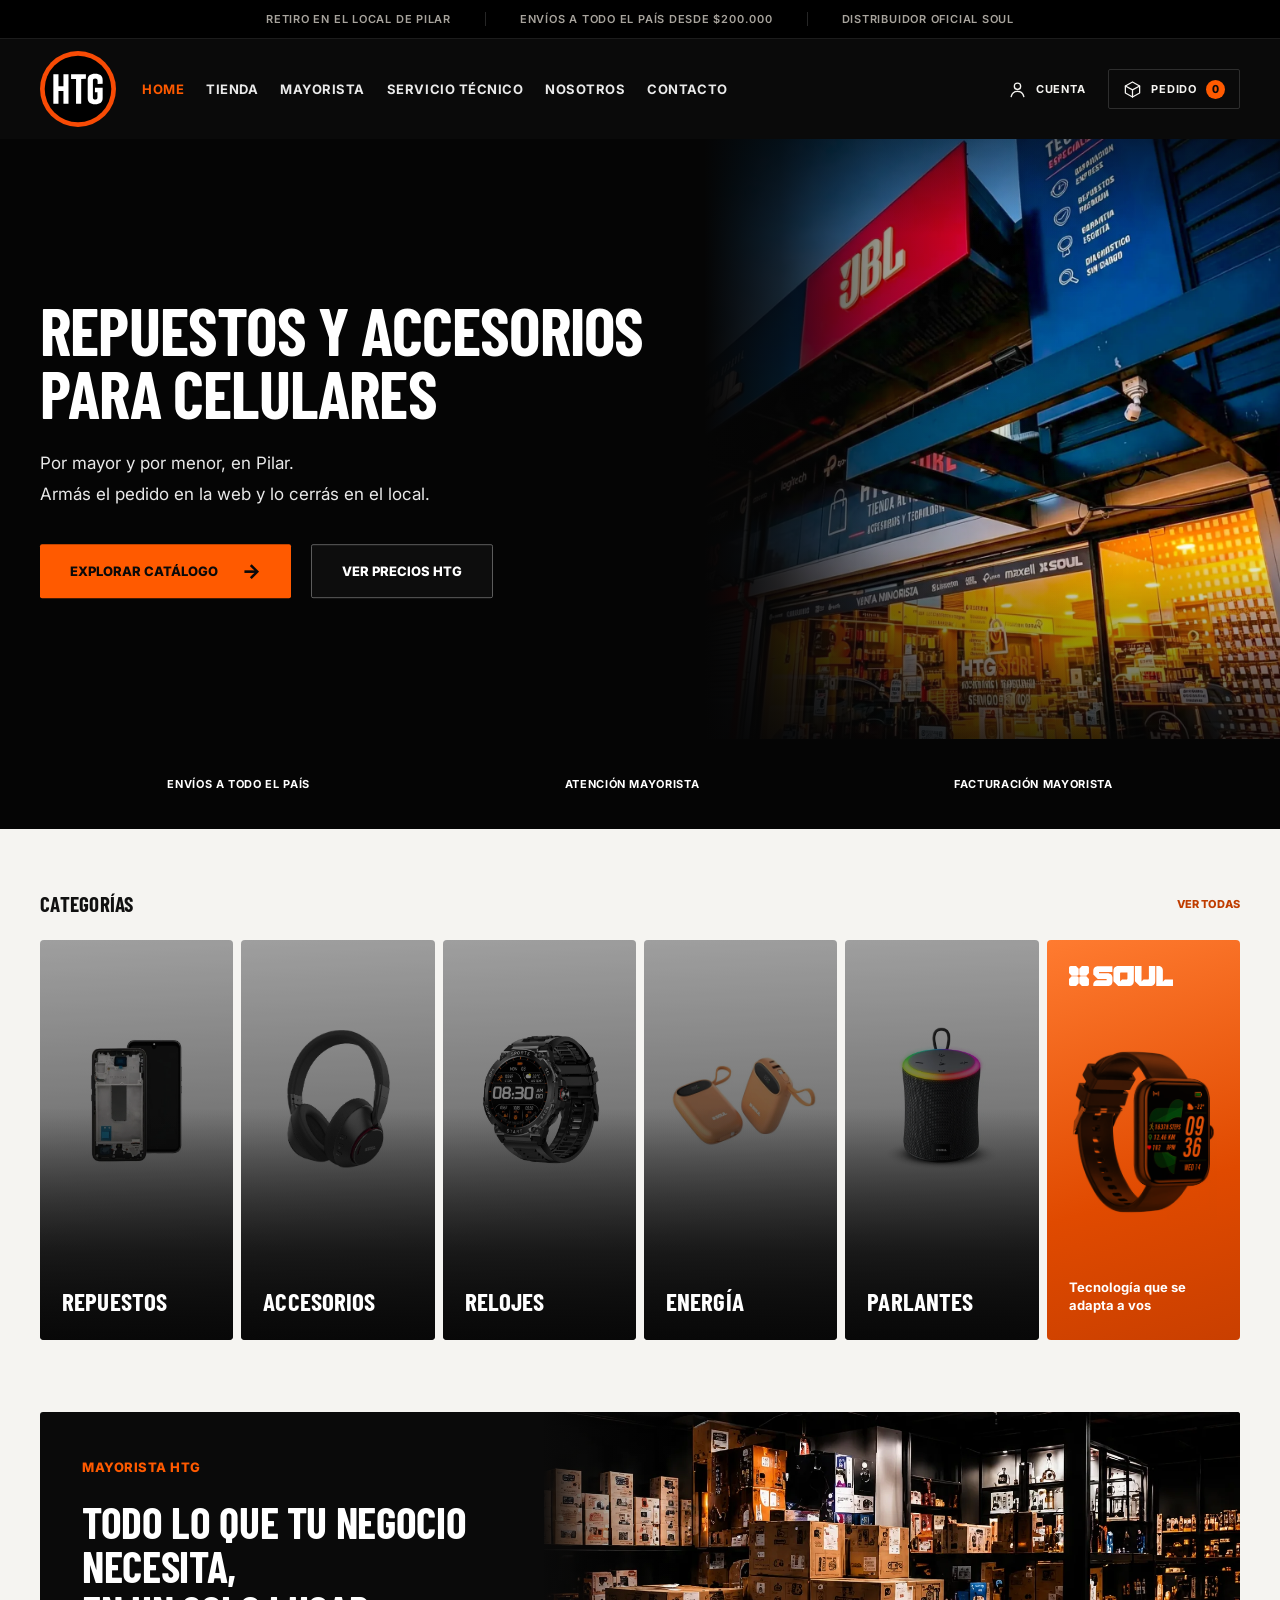
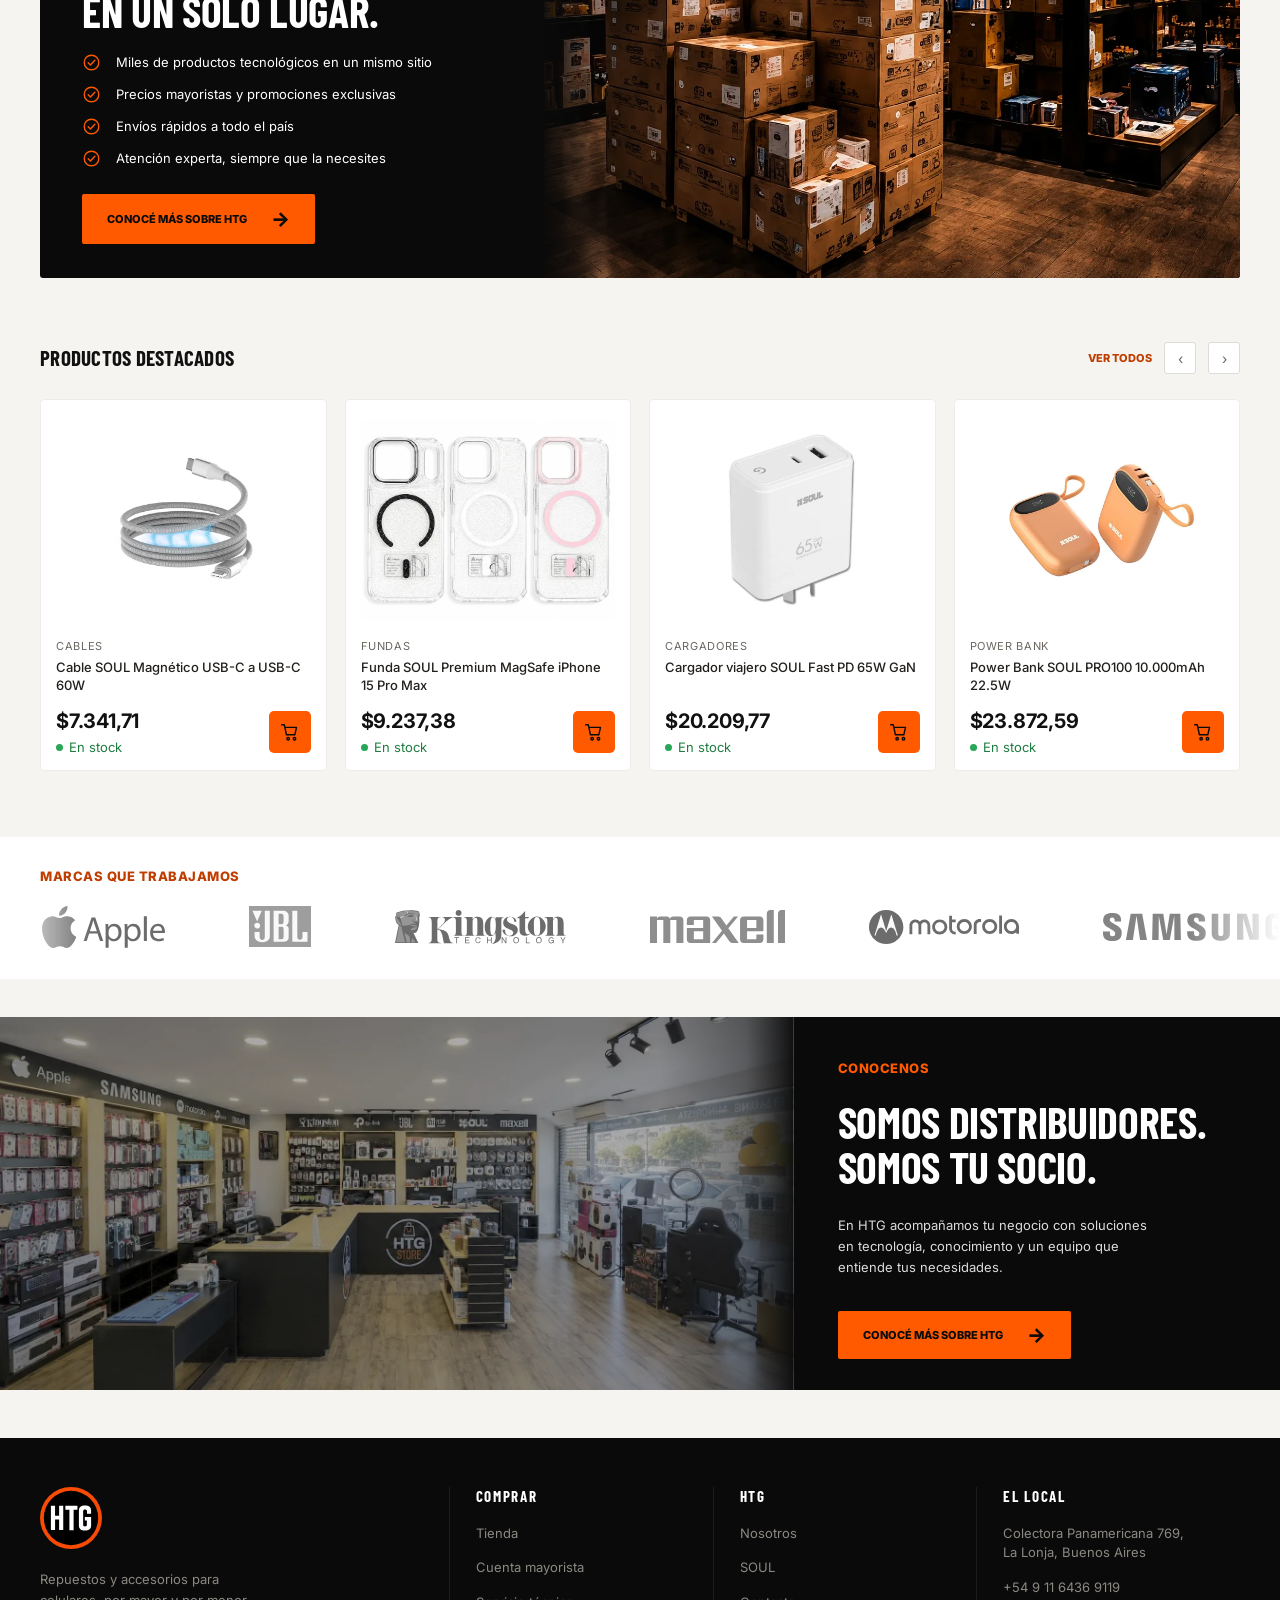
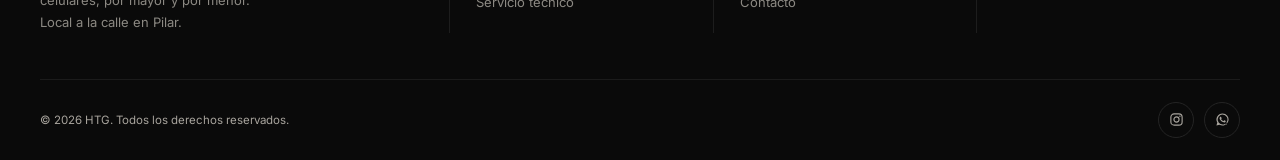
<file: index.html>
<!doctype html>
<html lang="es">
<head>
  <meta charset="utf-8">
  <meta name="viewport" content="width=device-width,initial-scale=1">
  <meta name="description" content="Repuestos, accesorios y tecnología por mayor y por menor. Local a la calle en Pilar: armás el pedido en la web y lo cerrás en el local.">
  <title>HTG — Repuestos y accesorios para celulares en Pilar</title>
  <link rel="icon" href="htg-assets/htg-logo.svg">
  <link rel="canonical" href="https://htg.com.ar/">
  <meta property="og:url" content="https://htg.com.ar/">
  <meta property="og:type" content="website">
  <meta property="og:site_name" content="HTG">
  <meta property="og:locale" content="es_AR">
  <meta property="og:title" content="HTG — Repuestos y accesorios para celulares en Pilar">
  <meta property="og:description" content="Repuestos, accesorios y tecnología por mayor y por menor. Local a la calle en Pilar: armás el pedido en la web y lo cerrás en el local.">
  <meta property="og:image" content="https://htg.com.ar/htg-assets/og-htg.jpg">
  <meta property="og:image:width" content="1200">
  <meta property="og:image:height" content="630">
  <meta property="og:image:alt" content="Local de HTG en Pilar: mostrador y góndolas de repuestos y accesorios para celulares.">
  <meta name="twitter:card" content="summary_large_image">
  <meta name="twitter:title" content="HTG — Repuestos y accesorios para celulares en Pilar">
  <meta name="twitter:description" content="Repuestos, accesorios y tecnología por mayor y por menor. Local a la calle en Pilar: armás el pedido en la web y lo cerrás en el local.">
  <meta name="twitter:image" content="https://htg.com.ar/htg-assets/og-htg.jpg">
  <meta name="theme-color" content="#0a0a0a">
  <link rel="apple-touch-icon" href="htg-assets/apple-touch-icon.png">
  <link rel="stylesheet" href="styles.css">
</head>
<body>
<!--
  THESIS: la home entra por la pieza, no por el titular: un teléfono abierto en
  despiece donde cada capa es su rubro. Rechaza el hero de foto con titular
  encima y cuatro tarjetas debajo, que es lo que shipea todo el rubro.
  OWN-WORLD: negro #050505 y crema #f5f4f1, naranja #ff5a00 reservado al estado
  activo. Barlow Condensed en versalitas sobre Inter. Dibujo técnico de trazo
  1.3: guías horizontales, fantasmas punteados, rótulos alineados a un riel.
  STORY: esto vende repuestos de celular, tiene profundidad real por rubro, y se
  retira en Pilar.
  FIRST VIEWPORT: copy a la izquierda, H1 a dos líneas y dos acciones; a la
  derecha el despiece de seis capas en cascada hacia abajo-izquierda, cada una
  con su guía al rótulo y su conteo real de catálogo. La barra de confianza
  cierra el viewport con las condiciones pegadas a cada promesa.
  FORM: el despiece, índice 6 de la lista ordenada, seed 97b44312.
  FINISH: unreviewed and undocumented is unfinished; this build ends with the finish review, the verdict, DESIGN.md, and every shipping raster carrying its provenance
-->
  <div class="topbar">
    <div class="wrap topbar-in">
      <p class="topbar-item">Retiro en el local de Pilar</p>
      <p class="topbar-item">Envíos a todo el país desde $200.000</p>
      <p class="topbar-item">Distribuidor oficial Soul</p>
    </div>
  </div>
  <header class="site-header">
    <a class="logo" href="index.html"><img src="htg-assets/htg-logo.svg" alt="HTG" width="640" height="640" loading="eager" decoding="async"></a>
    <button class="menu-toggle" aria-expanded="false" aria-controls="main-nav" aria-label="Abrir menú"><span></span><span></span></button>
    <nav id="main-nav" class="main-nav" aria-label="Navegación principal"><a href="index.html" class="active" aria-current="page">Home</a><a href="tienda.html">Tienda</a><a href="mayoristas.html">Mayorista</a><a href="servicio-tecnico.html">Servicio técnico</a><a href="nosotros.html">Nosotros</a><a href="contacto.html">Contacto</a></nav>
    <div class="header-tools"><a class="tool" href="mayoristas.html"><i class="ico ico-user"></i><span>Cuenta</span></a><a class="tool tool--order" href="tienda.html"><i class="ico ico-box"></i><span>Pedido</span><b class="tool-count">0</b></a></div>
  </header>

  <main id="inicio">
    <section class="hero">
      <div class="hero-media">
      <img class="hero-photo" src="htg-assets/minorista-exterior.webp" alt="Fachada del local HTG con cartelería de JBL y SOUL al atardecer" width="1500" height="1870" loading="eager" fetchpriority="high" decoding="async">
      <div class="hero-shade"></div>
      <div class="hero-content wrap">
        <h1>Repuestos y accesorios<br>para celulares</h1>
        <p>Por mayor y por menor, en Pilar. <br>Armás el pedido en la web y lo cerrás en el local.</p>
        <div class="actions"><a class="btn primary" href="tienda.html">Explorar catálogo <span>→</span></a><a class="btn dark" href="mayoristas.html">Ver precios HTG</a></div>
      </div>
      </div>
      <div class="hero-benefits wrap"><span><b>Envíos a todo el país</b></span><span><b>Atención mayorista</b></span><span><b>Facturación mayorista</b></span></div>
    </section>

    <section id="categorias" class="section wrap categories">
      <div class="section-head"><h2>Categorías</h2><a href="tienda.html">Ver todas</a></div>
      <ul class="catmux">
        <li class="catmux__item">
          <a class="catmux__card" href="tienda.html">
            <img class="catmux__photo" src="htg-assets/modulo.webp" alt="Módulo de repuesto para celular" width="516" height="590" loading="eager" decoding="async">
            <span class="catmux__veil"></span>
            <span class="catmux__foot">
              <b class="catmux__title">Repuestos</b>
              <span class="catmux__reveal"><span class="catmux__desc">Módulos, pantallas, baterías y conectores para reparar.</span><span class="catmux__cta">Ver categoría <i class="catmux__arrow">→</i></span></span>
            </span>
          </a>
        </li>
        <li class="catmux__item">
          <a class="catmux__card" href="tienda.html">
            <img class="catmux__photo" src="htg-assets/12477.webp" alt="Auriculares vincha SOUL" width="878" height="878" loading="eager" decoding="async">
            <span class="catmux__veil"></span>
            <span class="catmux__foot">
              <b class="catmux__title">Accesorios</b>
              <span class="catmux__reveal"><span class="catmux__desc">Cables, adaptadores, fundas y más de armado.</span><span class="catmux__cta">Ver categoría <i class="catmux__arrow">→</i></span></span>
            </span>
          </a>
        </li>
        <li class="catmux__item">
          <a class="catmux__card" href="tienda.html">
            <img class="catmux__photo" src="htg-assets/12790.webp" alt="Smartwatch SOUL EVO" width="1104" height="1104" loading="eager" decoding="async">
            <span class="catmux__veil"></span>
            <span class="catmux__foot">
              <b class="catmux__title">Relojes</b>
              <span class="catmux__reveal"><span class="catmux__desc">Smartwatches y relojes inteligentes originales.</span><span class="catmux__cta">Ver categoría <i class="catmux__arrow">→</i></span></span>
            </span>
          </a>
        </li>
        <li class="catmux__item">
          <a class="catmux__card" href="tienda.html">
            <img class="catmux__photo" src="htg-assets/15716.webp" alt="Power Bank SOUL PRO100" width="744" height="744" loading="eager" decoding="async">
            <span class="catmux__veil"></span>
            <span class="catmux__foot">
              <b class="catmux__title">Energía</b>
              <span class="catmux__reveal"><span class="catmux__desc">Cargadores, baterías, cables y más power.</span><span class="catmux__cta">Ver categoría <i class="catmux__arrow">→</i></span></span>
            </span>
          </a>
        </li>
        <li class="catmux__item">
          <a class="catmux__card" href="tienda.html">
            <img class="catmux__photo" src="htg-assets/14958.webp" alt="Parlante portátil SOUL con luces RGB" width="516" height="516" loading="eager" decoding="async">
            <span class="catmux__veil"></span>
            <span class="catmux__foot">
              <b class="catmux__title">Parlantes</b>
              <span class="catmux__reveal"><span class="catmux__desc">Potencia y estilo en todo sonido, portátil o de fiesta.</span><span class="catmux__cta">Ver categoría <i class="catmux__arrow">→</i></span></span>
            </span>
          </a>
        </li>
        <li class="catmux__item catmux__item--soul">
          <a class="catmux__card" href="soul.html">
            <img class="catmux__soulmark" src="htg-assets/logo_soul.svg" alt="SOUL" width="247" height="47" loading="eager" decoding="async">
            <img class="catmux__soulprod" src="htg-assets/12115.webp" alt="Smartwatch SOUL EVO 400" width="684" height="777" loading="lazy" decoding="async">
            <span class="catmux__foot">
              <b class="catmux__title">Tecnología que se adapta a vos</b>
              <span class="catmux__reveal"><span class="catmux__desc">Audio, carga, relojes y accesorios de la línea propia.</span><span class="catmux__cta">Conocé SOUL <i class="catmux__arrow">→</i></span></span>
            </span>
          </a>
        </li>
      </ul>
    </section>

    <section id="mayoristas" class="wholesale wrap">
      <div class="wholesale-copy">
        <p class="eyebrow">Mayorista HTG</p>
        <h2>Todo lo que tu negocio necesita,<br>en un solo lugar.</h2>
        <ul>
          <li><i class="ico ico-check"></i>Miles de productos tecnológicos en un mismo sitio</li>
          <li><i class="ico ico-check"></i>Precios mayoristas y promociones exclusivas</li>
          <li><i class="ico ico-check"></i>Envíos rápidos a todo el país</li>
          <li><i class="ico ico-check"></i>Atención experta, siempre que la necesites</li>
        </ul>
        <a class="btn primary" href="mayoristas.html">Conocé más sobre HTG <span>&#8594;</span></a>
      </div>
      <div class="wholesale-photo"><img src="htg-assets/heroxmayor.webp" alt="Depósito de HTG con mercadería en pallets y estanterías" width="1578" height="888" loading="lazy" decoding="async"><span class="wholesale-fade"></span></div>
    </section>

    <section id="productos" class="section wrap products">
      <div class="section-head"><h2>Productos destacados</h2><div><a href="tienda.html">Ver todos</a><button class="slide prev" aria-label="Anterior">‹</button><button class="slide next" aria-label="Siguiente">›</button></div></div>
      <div class="product-track">
        <article>
          <img src="htg-assets/13781.webp" alt="Cable SOUL Magnético USB-C a USB-C 60W" width="716" height="716" loading="lazy" decoding="async">
          <small>Cables</small>
          <h3>Cable SOUL Magnético USB-C a USB-C 60W</h3>
          <div class="prod-buy">
            <div><strong>$7.341,71</strong><p>En stock</p></div>
            <button type="button" aria-label="Agregar cable al pedido"><i class="ico ico-cart"></i></button>
          </div>
        </article>
        <article>
          <img src="htg-assets/16739.webp" alt="Funda SOUL Premium MagSafe iPhone 15 Pro Max" width="684" height="543" loading="lazy" decoding="async">
          <small>Fundas</small>
          <h3>Funda SOUL Premium MagSafe iPhone 15 Pro Max</h3>
          <div class="prod-buy">
            <div><strong>$9.237,38</strong><p>En stock</p></div>
            <button type="button" aria-label="Agregar funda al pedido"><i class="ico ico-cart"></i></button>
          </div>
        </article>
        <article>
          <img src="htg-assets/12470.webp" alt="Cargador viajero SOUL Fast PD 65W GaN" width="684" height="684" loading="lazy" decoding="async">
          <small>Cargadores</small>
          <h3>Cargador viajero SOUL Fast PD 65W GaN</h3>
          <div class="prod-buy">
            <div><strong>$20.209,77</strong><p>En stock</p></div>
            <button type="button" aria-label="Agregar cargador al pedido"><i class="ico ico-cart"></i></button>
          </div>
        </article>
        <article>
          <img src="htg-assets/15716.webp" alt="Power Bank SOUL PRO100 10.000mAh 22.5W" width="744" height="744" loading="lazy" decoding="async">
          <small>Power bank</small>
          <h3>Power Bank SOUL PRO100 10.000mAh 22.5W</h3>
          <div class="prod-buy">
            <div><strong>$23.872,59</strong><p>En stock</p></div>
            <button type="button" aria-label="Agregar power bank al pedido"><i class="ico ico-cart"></i></button>
          </div>
        </article>
        <article>
          <img src="htg-assets/12115.webp" alt="Smartwatch SOUL EVO 400 Negro" width="684" height="777" loading="lazy" decoding="async">
          <small>Smartwatch</small>
          <h3>Smartwatch SOUL EVO 400 Negro</h3>
          <div class="prod-buy">
            <div><strong>$25.157,79</strong><p>En stock</p></div>
            <button type="button" aria-label="Agregar smartwatch al pedido"><i class="ico ico-cart"></i></button>
          </div>
        </article>
        <article>
          <img src="htg-assets/12477.webp" alt="Auricular BT SOUL BT800 ANC Vincha Negro" width="878" height="878" loading="lazy" decoding="async">
          <small>Audio</small>
          <h3>Auricular BT SOUL BT800 ANC Vincha Negro</h3>
          <div class="prod-buy">
            <div><strong>$37.945,53</strong><p>En stock</p></div>
            <button type="button" aria-label="Agregar auricular al pedido"><i class="ico ico-cart"></i></button>
          </div>
        </article>
      </div>
    </section>

    <section id="marcas" class="brands" aria-label="Marcas que trabajamos">
      <div class="wrap"><p class="eyebrow">Marcas que trabajamos</p></div>
      <div class="marquee">
        <div class="marquee-track">
          <ul class="marquee-set">
          <li><img src="htg-assets/marcas/apple.svg" alt="Apple" style="--h:32px" width="751" height="256" loading="eager" decoding="async"></li>
          <li><img src="htg-assets/marcas/jbl.svg" alt="JBL" style="--h:31px" width="604" height="402" loading="eager" decoding="async"></li>
          <li><img src="htg-assets/marcas/kingstone.svg" alt="Kingston" style="--h:26px" width="548" height="109" loading="eager" decoding="async"></li>
          <li><img src="htg-assets/marcas/maxell.svg" alt="Maxell" style="--h:25px" width="588" height="144" loading="eager" decoding="async"></li>
          <li><img src="htg-assets/marcas/motorola.svg" alt="Motorola" style="--h:26px" width="823" height="188" loading="eager" decoding="async"></li>
          <li><img src="htg-assets/marcas/samsung.svg" alt="Samsung" style="--h:21px" width="817" height="125" loading="eager" decoding="async"></li>
          <li><img src="htg-assets/marcas/soul.svg" alt="SOUL" style="--h:26px" width="751" height="143" loading="eager" decoding="async"></li>
          <li><img src="htg-assets/marcas/tplinl.svg" alt="TP-Link" style="--h:32px" width="750" height="282" loading="eager" decoding="async"></li>
          <li><img src="htg-assets/marcas/xiaomi.svg" alt="Xiaomi" style="--h:29px" width="762" height="215" loading="eager" decoding="async"></li>
          </ul>
          <ul class="marquee-set" aria-hidden="true">
          <li><img src="htg-assets/marcas/apple.svg" alt="" style="--h:32px" aria-hidden="true" width="751" height="256" loading="eager" decoding="async"></li>
          <li><img src="htg-assets/marcas/jbl.svg" alt="" style="--h:31px" aria-hidden="true" width="604" height="402" loading="eager" decoding="async"></li>
          <li><img src="htg-assets/marcas/kingstone.svg" alt="" style="--h:26px" aria-hidden="true" width="548" height="109" loading="eager" decoding="async"></li>
          <li><img src="htg-assets/marcas/maxell.svg" alt="" style="--h:25px" aria-hidden="true" width="588" height="144" loading="eager" decoding="async"></li>
          <li><img src="htg-assets/marcas/motorola.svg" alt="" style="--h:26px" aria-hidden="true" width="823" height="188" loading="eager" decoding="async"></li>
          <li><img src="htg-assets/marcas/samsung.svg" alt="" style="--h:21px" aria-hidden="true" width="817" height="125" loading="eager" decoding="async"></li>
          <li><img src="htg-assets/marcas/soul.svg" alt="" style="--h:26px" aria-hidden="true" width="751" height="143" loading="eager" decoding="async"></li>
          <li><img src="htg-assets/marcas/tplinl.svg" alt="" style="--h:32px" aria-hidden="true" width="750" height="282" loading="eager" decoding="async"></li>
          <li><img src="htg-assets/marcas/xiaomi.svg" alt="" style="--h:29px" aria-hidden="true" width="762" height="215" loading="eager" decoding="async"></li>
          </ul>
        </div>
      </div>
    </section>

    <section id="nosotros" class="about">
      <div class="about-copy">
        <p class="eyebrow">Conocenos</p>
        <h2>Somos distribuidores.<br>Somos tu socio.</h2>
        <p>En HTG acompañamos tu negocio con soluciones en tecnología, conocimiento y un equipo que entiende tus necesidades.</p>
        <a class="btn primary" href="nosotros.html">Conocé más sobre HTG <span>&#8594;</span></a>
      </div>
      <div class="about-photo"><img src="htg-assets/interiorlocal.webp" alt="Interior del local HTG con la pared de marcas y el mostrador de atención" width="1672" height="941" loading="lazy" decoding="async"><span class="about-fade"></span></div>
    </section>

    </main>

  <footer>
    <div class="wrap footer-grid">
      <div class="footer-brand">
        <img src="htg-assets/htg-logo.svg" alt="HTG" width="120" height="120" loading="lazy" decoding="async">
        <p>Repuestos y accesorios para celulares, por mayor y por menor. Local a la calle en Pilar.</p>
            </div>
      <nav><b>Comprar</b><a href="tienda.html">Tienda</a><a href="mayoristas.html">Cuenta mayorista</a><a href="servicio-tecnico.html">Servicio técnico</a></nav>
      <nav><b>HTG</b><a href="nosotros.html">Nosotros</a><a href="soul.html">SOUL</a><a href="contacto.html">Contacto</a></nav>
      <nav><b>El local</b><a href="https://www.google.com/maps/search/?api=1&amp;query=HTG+Celulares+Pilar+Colectora+Panamericana+769+La+Lonja" target="_blank" rel="noopener">Colectora Panamericana 769,<br>La Lonja, Buenos Aires</a><a href="https://wa.me/5491164369119" target="_blank" rel="noopener">+54 9 11 6436 9119</a></nav>
    </div>
    <div class="wrap legal"><span>© 2026 HTG. Todos los derechos reservados.</span><div class="footer-social">
          <a href="https://instagram.com/htgpilar" target="_blank" rel="noopener" aria-label="Instagram de HTG"><i class="ico ico-ig"></i></a>
          <a href="https://wa.me/5491164369119" target="_blank" rel="noopener" aria-label="WhatsApp de HTG"><i class="ico ico-wa"></i></a>
        </div></div>
  </footer>
  <script src="script.js"></script>
</body>
</html>
</file>
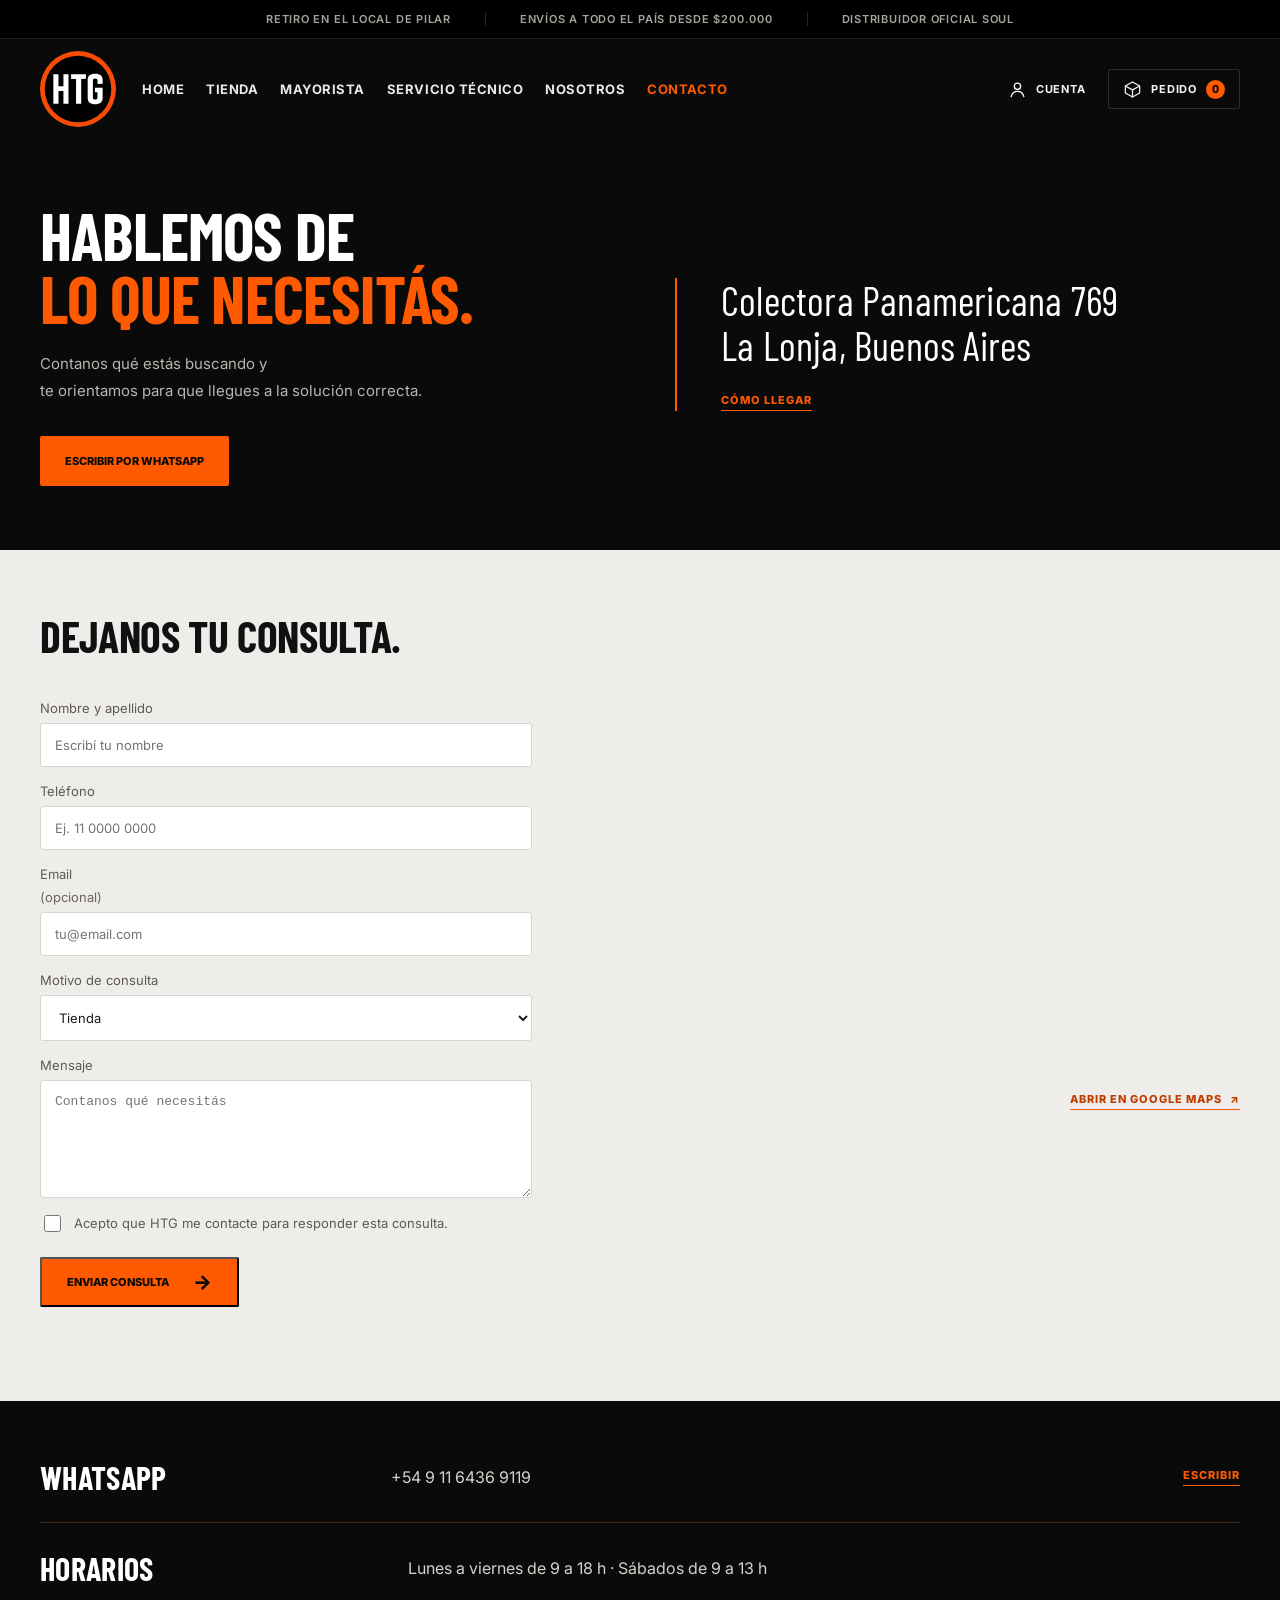
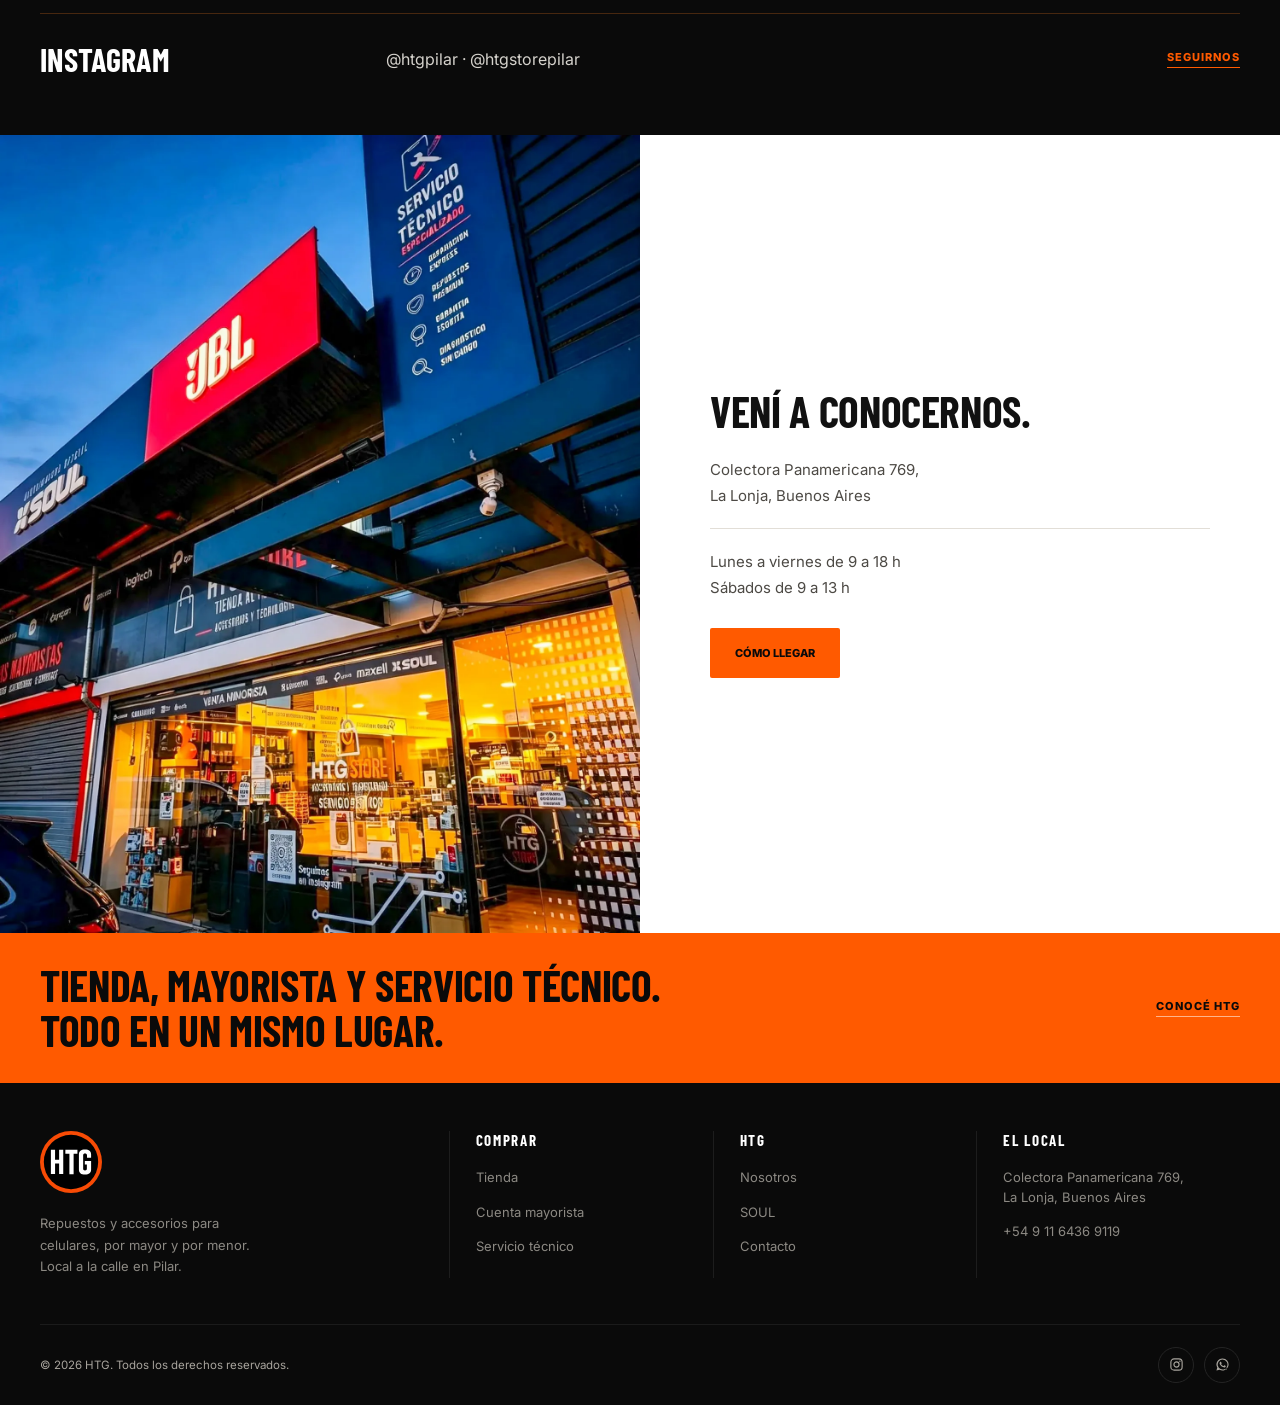
<file: contacto.html>
<!doctype html>
<html lang="es">
<head>
  <meta charset="utf-8">
  <meta name="viewport" content="width=device-width,initial-scale=1">
  <meta name="description" content="Escribinos por WhatsApp o acercate al local. Atención minorista y mayorista, servicio técnico y consultas de stock.">
  <title>Contacto — HTG Pilar</title>
  <link rel="icon" href="htg-assets/htg-logo.svg">
  <link rel="canonical" href="https://htg.com.ar/contacto.html">
  <meta property="og:url" content="https://htg.com.ar/contacto.html">
  <meta property="og:type" content="website">
  <meta property="og:site_name" content="HTG">
  <meta property="og:locale" content="es_AR">
  <meta property="og:title" content="Contacto — HTG Pilar">
  <meta property="og:description" content="Escribinos por WhatsApp o acercate al local. Atención minorista y mayorista, servicio técnico y consultas de stock.">
  <meta property="og:image" content="https://htg.com.ar/htg-assets/og-htg.jpg">
  <meta property="og:image:width" content="1200">
  <meta property="og:image:height" content="630">
  <meta property="og:image:alt" content="Local de HTG en Pilar: mostrador y góndolas de repuestos y accesorios para celulares.">
  <meta name="twitter:card" content="summary_large_image">
  <meta name="twitter:title" content="Contacto — HTG Pilar">
  <meta name="twitter:description" content="Escribinos por WhatsApp o acercate al local. Atención minorista y mayorista, servicio técnico y consultas de stock.">
  <meta name="twitter:image" content="https://htg.com.ar/htg-assets/og-htg.jpg">
  <meta name="theme-color" content="#0a0a0a">
  <link rel="apple-touch-icon" href="htg-assets/apple-touch-icon.png">
  <link rel="stylesheet" href="styles.css">
</head>
<body>
  <div class="topbar">
    <div class="wrap topbar-in">
      <p class="topbar-item">Retiro en el local de Pilar</p>
      <p class="topbar-item">Envíos a todo el país desde $200.000</p>
      <p class="topbar-item">Distribuidor oficial Soul</p>
    </div>
  </div>
  <header class="site-header">
    <a class="logo" href="index.html"><img src="htg-assets/htg-logo.svg" alt="HTG" width="640" height="640" loading="eager" fetchpriority="high" decoding="async"></a>
    <button class="menu-toggle" aria-expanded="false" aria-controls="main-nav" aria-label="Abrir menú"><span></span><span></span></button>
    <nav id="main-nav" class="main-nav" aria-label="Navegación principal"><a href="index.html">Home</a><a href="tienda.html">Tienda</a><a href="mayoristas.html">Mayorista</a><a href="servicio-tecnico.html">Servicio técnico</a><a href="nosotros.html">Nosotros</a><a href="contacto.html" class="active" aria-current="page">Contacto</a></nav>
    <div class="header-tools"><a class="tool" href="mayoristas.html"><i class="ico ico-user"></i><span>Cuenta</span></a><a class="tool tool--order" href="tienda.html"><i class="ico ico-box"></i><span>Pedido</span><b class="tool-count">0</b></a></div>
  </header>

  
  <main class="contact-page">
    <section class="ct-hero">
      <div class="wrap ct-hero-grid">
        <div class="ct-hero-copy">
          <h1>Hablemos de<br><em>lo que necesitás.</em></h1>
          <p>Contanos qué estás buscando y<br>te orientamos para que llegues a la solución correcta.</p>
          <a class="btn primary" href="https://wa.me/5491164369119" target="_blank" rel="noopener">Escribir por WhatsApp</a>
        </div>
        <div class="ct-hero-dir">
          <p class="ct-dir">Colectora Panamericana 769<br>La Lonja, Buenos Aires</p>
          <a class="ct-link" href="https://www.google.com/maps/search/?api=1&query=HTG+Celulares+Pilar+Colectora+Panamericana+769+La+Lonja" target="_blank" rel="noopener">Cómo llegar</a>
        </div>
      </div>
    </section>

    <section class="ct-form-map">
      <div class="wrap ct-form-grid">
        <form class="ct-form contact-form" novalidate>
          <h2>Dejanos tu consulta.</h2>
          <label>Nombre y apellido<input name="name" autocomplete="name" required placeholder="Escribí tu nombre"></label>
          <label>Teléfono<input name="phone" autocomplete="tel" inputmode="tel" required placeholder="Ej. 11 0000 0000"></label>
          <label>Email <i>(opcional)</i><input type="email" name="email" autocomplete="email" placeholder="tu@email.com"></label>
          <label>Motivo de consulta<select name="motivo"><option>Tienda</option><option>Compra mayorista</option><option>Servicio técnico</option><option>Otro</option></select></label>
          <label>Mensaje<textarea name="message" rows="5" required placeholder="Contanos qué necesitás"></textarea></label>
          <label class="check"><input type="checkbox" required><span>Acepto que HTG me contacte para responder esta consulta.</span></label>
          <button class="btn primary" type="submit">Enviar consulta <span>&#8594;</span></button>
          <p class="form-status" role="status" aria-live="polite"></p>
        </form>
        <div class="ct-map">
          <iframe src="https://www.google.com/maps/embed?pb=!1m18!1m12!1m3!1d3903.0064192201685!2d-58.846644299999994!3d-34.443257599999995!2m3!1f0!2f0!3f0!3m2!1i1024!2i768!4f13.1!3m3!1m2!1s0x95bc9d191cecbff5%3A0xbd3cab8be0edd1d1!2sHTG%20Celulares%20Pilar!5e1!3m2!1ses-419!2sar!4v1787897037713!5m2!1ses-419!2sar" title="Ubicación de HTG Celulares Pilar en Google Maps" loading="lazy" referrerpolicy="strict-origin-when-cross-origin" allowfullscreen></iframe>
          <a class="ct-link" href="https://www.google.com/maps/search/?api=1&query=HTG+Celulares+Pilar+Colectora+Panamericana+769+La+Lonja" target="_blank" rel="noopener">Abrir en Google Maps <i>↗</i></a>
        </div>
      </div>
    </section>

    <section class="ct-data">
      <div class="wrap">
        <div class="ct-row"><b>WhatsApp</b><span>+54 9 11 6436 9119</span><a class="ct-link" href="https://wa.me/5491164369119" target="_blank" rel="noopener">Escribir</a></div>
        <div class="ct-row"><b>Horarios</b><span>Lunes a viernes de 9 a 18 h · Sábados de 9 a 13 h</span><span></span></div>
        <div class="ct-row"><b>Instagram</b><span>@htgpilar · @htgstorepilar</span><a class="ct-link" href="https://instagram.com/htgpilar" target="_blank" rel="noopener">Seguirnos</a></div>
      </div>
    </section>

    <section class="ct-visit">
      <img src="htg-assets/minorista-exterior.webp" alt="Fachada del local HTG con cartelería de JBL y SOUL" width="1500" height="1870" loading="lazy" decoding="async">
      <div class="ct-visit-copy">
        <h2>Vení a conocernos.</h2>
        <p>Colectora Panamericana 769,<br>La Lonja, Buenos Aires</p>
        <p class="ct-visit-hs">Lunes a viernes de 9 a 18 h<br>Sábados de 9 a 13 h</p>
        <a class="btn primary" href="https://www.google.com/maps/search/?api=1&query=HTG+Celulares+Pilar+Colectora+Panamericana+769+La+Lonja" target="_blank" rel="noopener">Cómo llegar</a>
      </div>
    </section>

    <section class="ct-band">
      <div class="wrap ct-band-grid">
        <h2>Tienda, mayorista y servicio técnico.<br>Todo en un mismo lugar.</h2>
        <a class="ct-link" href="nosotros.html">Conocé HTG</a>
      </div>
    </section>
  </main>

  <footer>
    <div class="wrap footer-grid">
      <div class="footer-brand">
        <img src="htg-assets/htg-logo.svg" alt="HTG" width="120" height="120" loading="lazy" decoding="async">
        <p>Repuestos y accesorios para celulares, por mayor y por menor. Local a la calle en Pilar.</p>
            </div>
      <nav><b>Comprar</b><a href="tienda.html">Tienda</a><a href="mayoristas.html">Cuenta mayorista</a><a href="servicio-tecnico.html">Servicio técnico</a></nav>
      <nav><b>HTG</b><a href="nosotros.html">Nosotros</a><a href="soul.html">SOUL</a><a href="contacto.html">Contacto</a></nav>
      <nav><b>El local</b><a href="https://www.google.com/maps/search/?api=1&amp;query=HTG+Celulares+Pilar+Colectora+Panamericana+769+La+Lonja" target="_blank" rel="noopener">Colectora Panamericana 769,<br>La Lonja, Buenos Aires</a><a href="https://wa.me/5491164369119" target="_blank" rel="noopener">+54 9 11 6436 9119</a></nav>
    </div>
    <div class="wrap legal"><span>© 2026 HTG. Todos los derechos reservados.</span><div class="footer-social">
          <a href="https://instagram.com/htgpilar" target="_blank" rel="noopener" aria-label="Instagram de HTG"><i class="ico ico-ig"></i></a>
          <a href="https://wa.me/5491164369119" target="_blank" rel="noopener" aria-label="WhatsApp de HTG"><i class="ico ico-wa"></i></a>
        </div></div>
  </footer>
  <script src="script.js"></script>
</body>
</html>
</file>
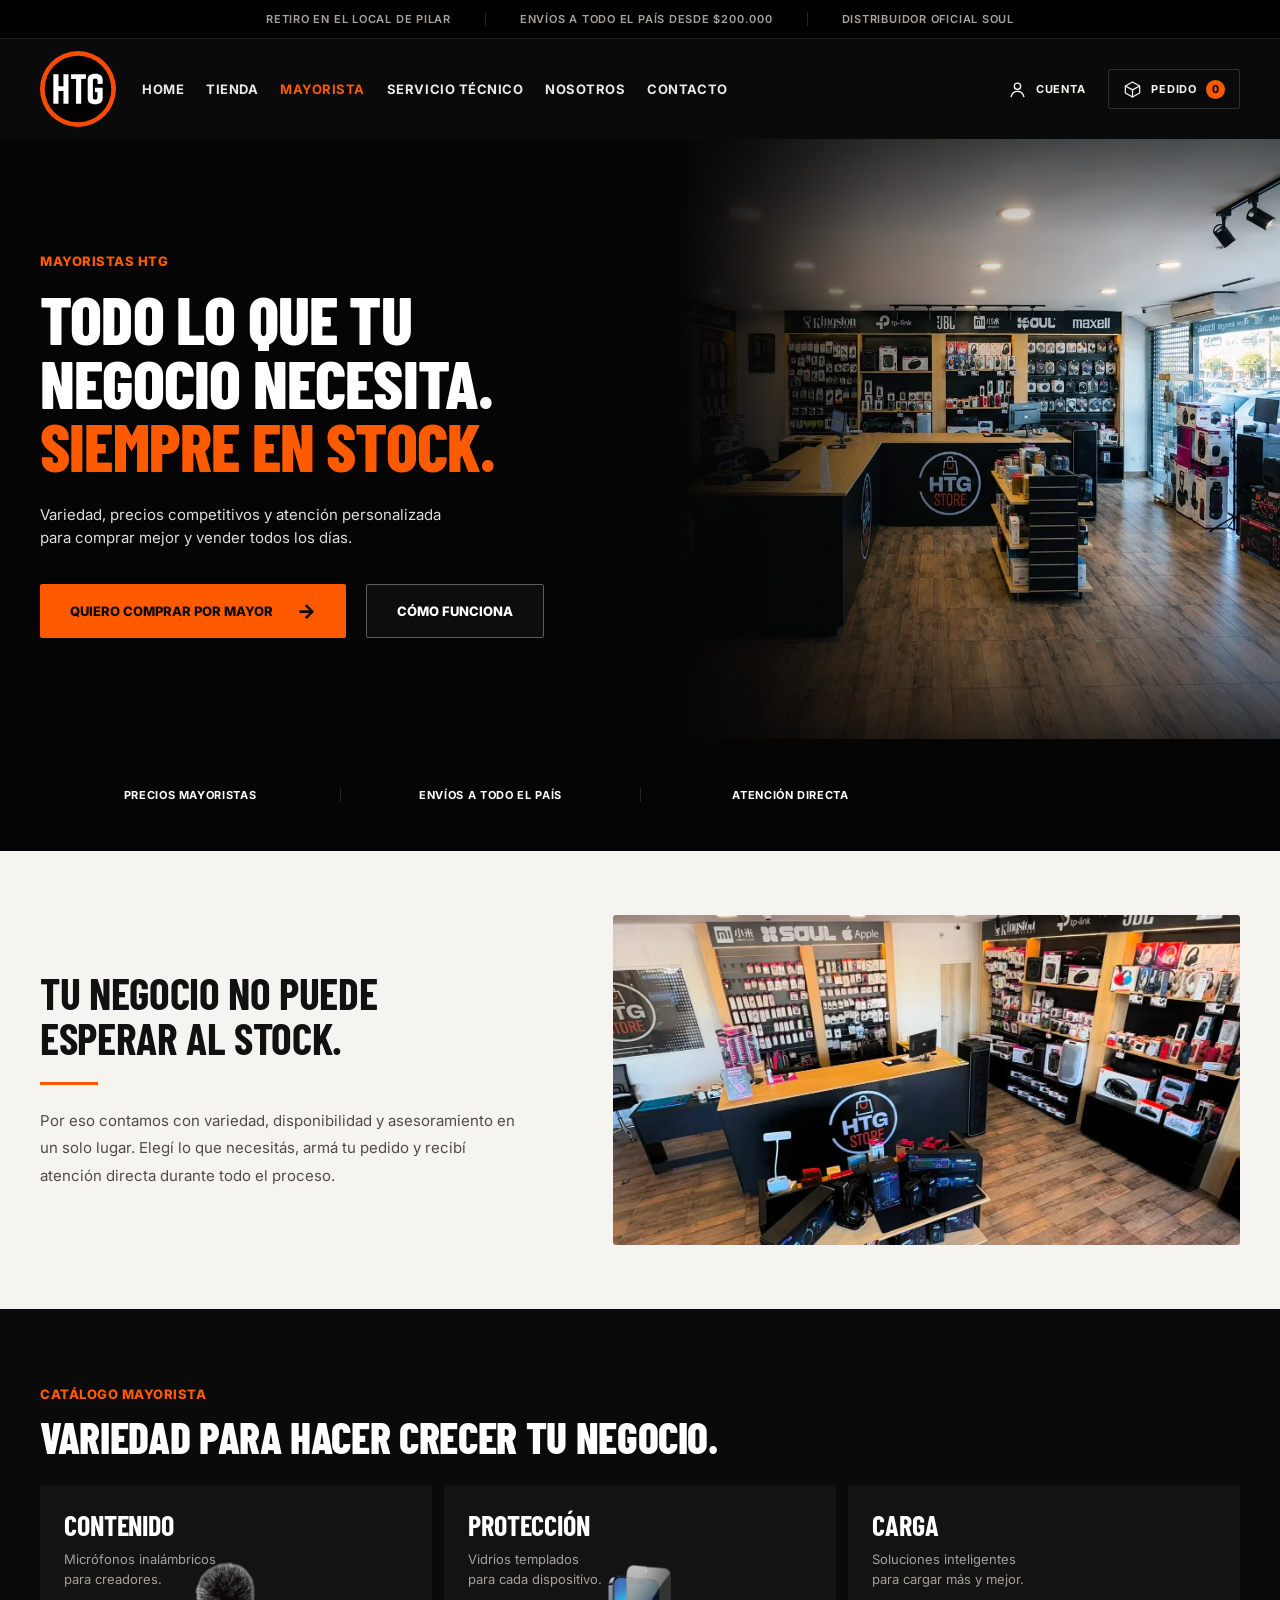
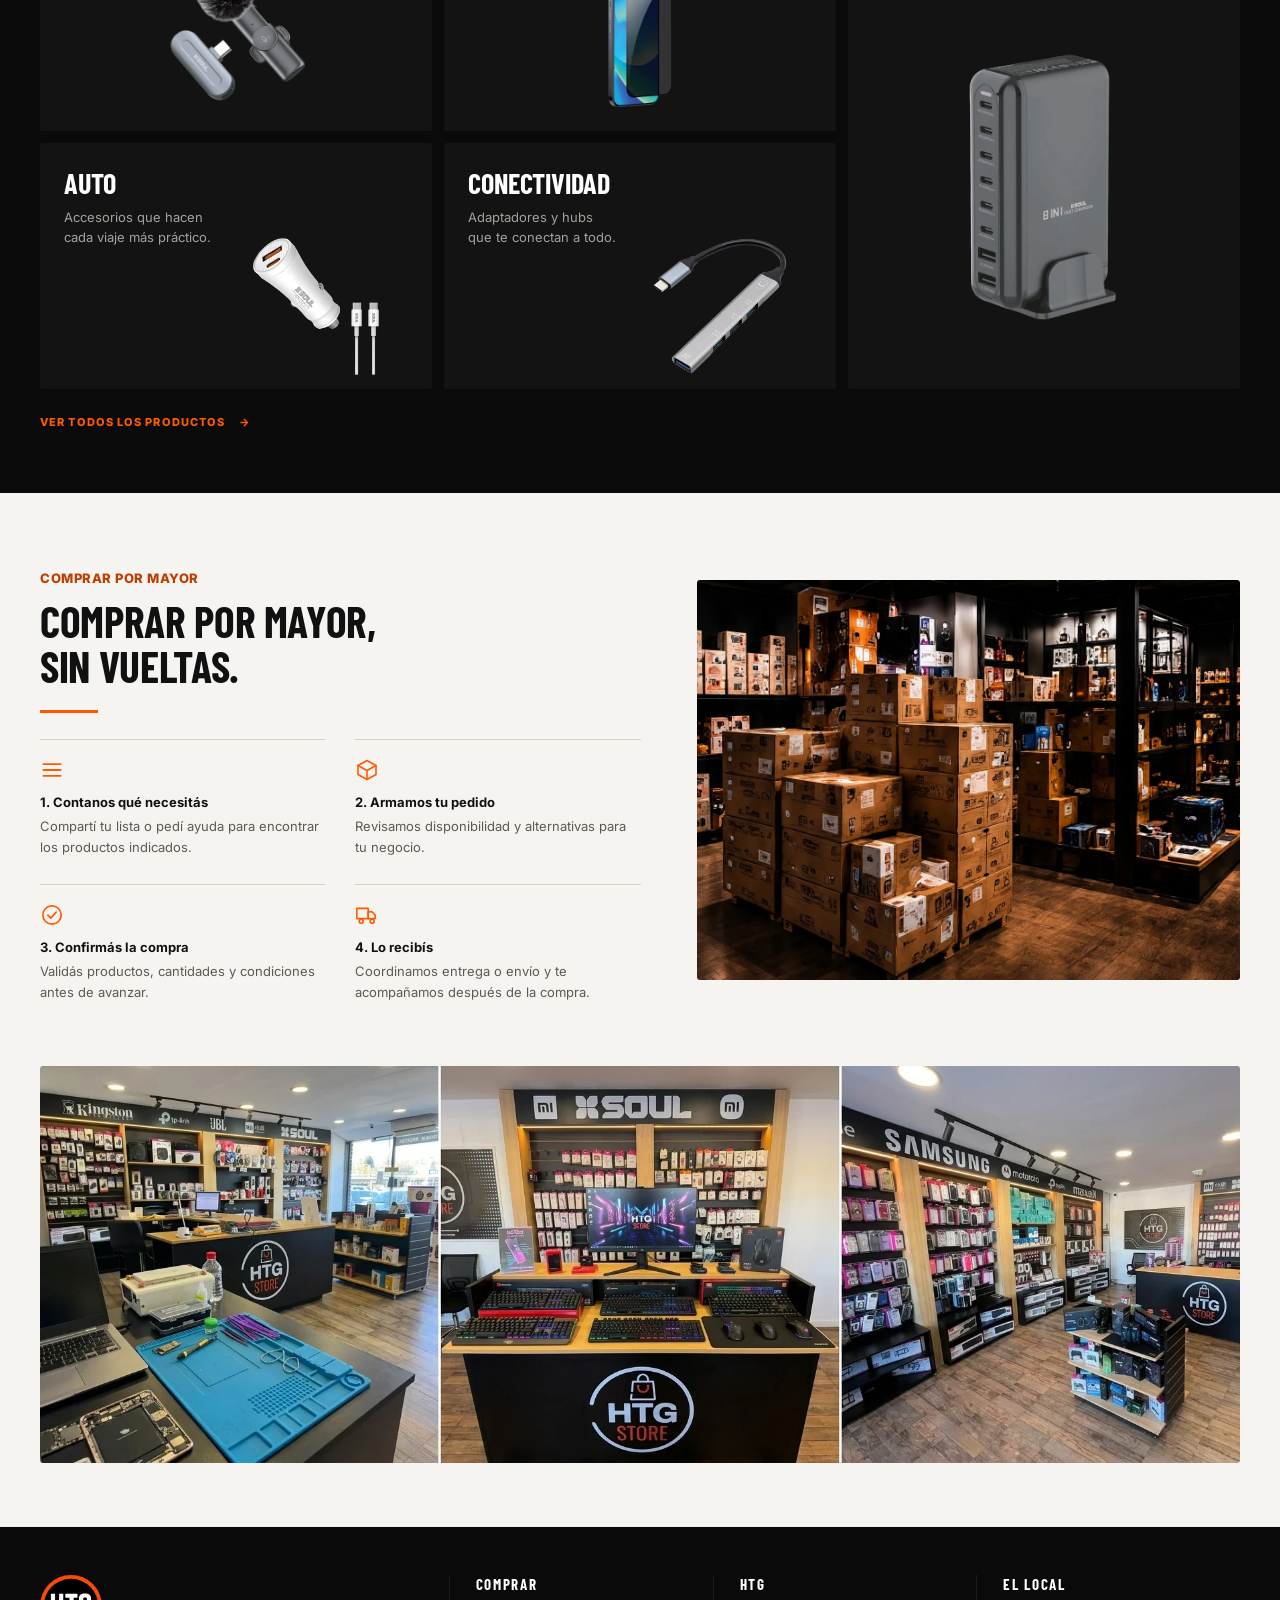
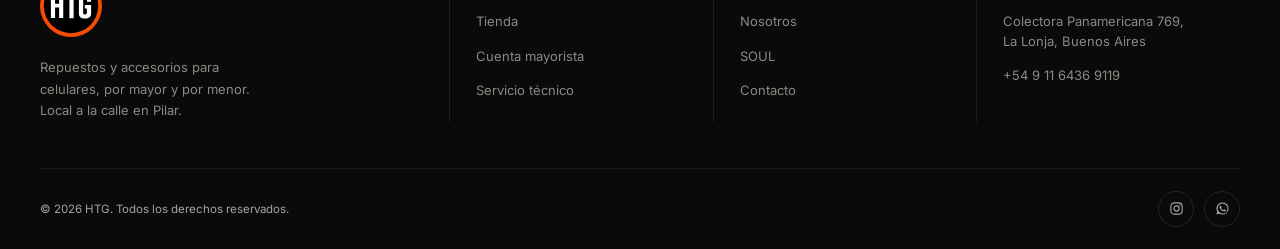
<file: mayoristas.html>
<!doctype html>
<html lang="es">
<head>
  <meta charset="utf-8">
  <meta name="viewport" content="width=device-width,initial-scale=1">
  <meta name="description" content="Precio por bulto con cuenta habilitada por CUIT, facturación y envíos a todo el país desde $200.000. Atención directa para tu negocio.">
  <title>Cuenta mayorista — HTG Pilar</title>
  <link rel="icon" href="htg-assets/htg-logo.svg">
  <link rel="canonical" href="https://htg.com.ar/mayoristas.html">
  <meta property="og:url" content="https://htg.com.ar/mayoristas.html">
  <meta property="og:type" content="website">
  <meta property="og:site_name" content="HTG">
  <meta property="og:locale" content="es_AR">
  <meta property="og:title" content="Cuenta mayorista — HTG Pilar">
  <meta property="og:description" content="Precio por bulto con cuenta habilitada por CUIT, facturación y envíos a todo el país desde $200.000. Atención directa para tu negocio.">
  <meta property="og:image" content="https://htg.com.ar/htg-assets/og-htg.jpg">
  <meta property="og:image:width" content="1200">
  <meta property="og:image:height" content="630">
  <meta property="og:image:alt" content="Local de HTG en Pilar: mostrador y góndolas de repuestos y accesorios para celulares.">
  <meta name="twitter:card" content="summary_large_image">
  <meta name="twitter:title" content="Cuenta mayorista — HTG Pilar">
  <meta name="twitter:description" content="Precio por bulto con cuenta habilitada por CUIT, facturación y envíos a todo el país desde $200.000. Atención directa para tu negocio.">
  <meta name="twitter:image" content="https://htg.com.ar/htg-assets/og-htg.jpg">
  <meta name="theme-color" content="#0a0a0a">
  <link rel="apple-touch-icon" href="htg-assets/apple-touch-icon.png">
  <link rel="stylesheet" href="styles.css">
</head>
<body>
  <div class="topbar">
    <div class="wrap topbar-in">
      <p class="topbar-item">Retiro en el local de Pilar</p>
      <p class="topbar-item">Envíos a todo el país desde $200.000</p>
      <p class="topbar-item">Distribuidor oficial Soul</p>
    </div>
  </div>
  <header class="site-header">
    <a class="logo" href="index.html"><img src="htg-assets/htg-logo.svg" alt="HTG" width="640" height="640" loading="eager" decoding="async"></a>
    <button class="menu-toggle" aria-expanded="false" aria-controls="main-nav" aria-label="Abrir menú"><span></span><span></span></button>
    <nav id="main-nav" class="main-nav" aria-label="Navegación principal"><a href="index.html">Home</a><a href="tienda.html">Tienda</a><a href="mayoristas.html" class="active" aria-current="page">Mayorista</a><a href="servicio-tecnico.html">Servicio técnico</a><a href="nosotros.html">Nosotros</a><a href="contacto.html">Contacto</a></nav>
    <div class="header-tools"><a class="tool" href="mayoristas.html"><i class="ico ico-user"></i><span>Cuenta</span></a><a class="tool tool--order" href="tienda.html"><i class="ico ico-box"></i><span>Pedido</span><b class="tool-count">0</b></a></div>
  </header>

  <main class="wholesale-page">
    <section class="wholesale-hero">
      <img src="htg-assets/localnuevo.webp" alt="Salón de HTG con el mostrador y la pared de accesorios" width="1672" height="941" loading="eager" fetchpriority="high" decoding="async">
      <div class="wholesale-hero-shade"></div>
      <div class="wrap wholesale-hero-content">
        <p class="eyebrow">Mayoristas HTG</p>
        <h1>Todo lo que tu<br>negocio necesita.<br><em>Siempre en stock.</em></h1>
        <p>Variedad, precios competitivos y atención personalizada<br>para comprar mejor y vender todos los días.</p>
        <div class="actions"><a class="btn primary" href="contacto.html">Quiero comprar por mayor <span>&#8594;</span></a><a class="btn dark" href="#como-funciona">Cómo funciona</a></div>
      </div>
    </section>

    <section class="proof-bar">
      <div class="hero-benefits wrap divided">
        
        <span><b>Precios mayoristas</b></span>
        <span><b>Envíos a todo el país</b></span>
        <span><b>Atención directa</b></span>
      </div>
    </section>

    <section class="wholesale-intro wrap">
      <div class="intro-copy">
        <h2>Tu negocio no puede<br>esperar al stock.</h2>
        <i class="intro-rule"></i>
        <p>Por eso contamos con variedad, disponibilidad y asesoramiento en un solo lugar. Elegí lo que necesitás, armá tu pedido y recibí atención directa durante todo el proceso.</p>
      </div>
      <div class="intro-photo"><img src="htg-assets/minorista-interior2.webp" alt="Estanterías con accesorios en caja en el local de HTG" width="1430" height="1907" loading="lazy" decoding="async"></div>
    </section>

    <section class="wholesale-categories">
      <div class="wrap">
        <div class="section-head light"><div><p class="eyebrow">Catálogo mayorista</p><h2>Variedad para hacer crecer tu negocio.</h2></div></div>
        <div class="wholesale-category-grid">
          <a href="tienda.html" class="wc-card">
            <div class="wc-txt"><h3>Contenido</h3><p>Micrófonos inalámbricos<br>para creadores.</p></div>
            <img src="htg-assets/mic1.webp" alt="Micrófono inalámbrico" width="784" height="784" loading="lazy" decoding="async">
          </a>
          <a href="tienda.html" class="wc-card">
            <div class="wc-txt"><h3>Protección</h3><p>Vidrios templados<br>para cada dispositivo.</p></div>
            <img src="htg-assets/glassprivacy.webp" alt="Vidrio templado privacy" width="784" height="784" loading="lazy" decoding="async">
          </a>
          <a href="tienda.html" class="wc-card wc-tall">
            <div class="wc-txt"><h3>Carga</h3><p>Soluciones inteligentes<br>para cargar más y mejor.</p></div>
            <img src="htg-assets/powerbank.webp" alt="Estación de carga multipuerto" width="732" height="732" loading="lazy" decoding="async">
          </a>
          <a href="tienda.html" class="wc-card wc-wide">
            <div class="wc-txt"><h3>Auto</h3><p>Accesorios que hacen<br>cada viaje más práctico.</p></div>
            <img src="htg-assets/cargadorauto.webp" alt="Cargador de auto SOUL con cables" width="480" height="480" loading="lazy" decoding="async">
          </a>
          <a href="tienda.html" class="wc-card wc-wide">
            <div class="wc-txt"><h3>Conectividad</h3><p>Adaptadores y hubs<br>que te conectan a todo.</p></div>
            <img src="htg-assets/multiusb.webp" alt="Hub USB-C multipuerto" width="480" height="480" loading="lazy" decoding="async">
          </a>
        </div>
        <a class="wc-all" href="tienda.html">Ver todos los productos <span>&#8594;</span></a>
      </div>
    </section>

    <section id="como-funciona" class="wholesale-process wrap">
      <div class="process-copy">
        <p class="eyebrow">Comprar por mayor</p>
        <h2>Comprar por mayor,<br>sin vueltas.</h2>
        <i class="intro-rule"></i>
        <ol class="process-steps">
          <li><i class="ico ico-list"></i><b>1. Contanos qué necesitás</b><p>Compartí tu lista o pedí ayuda para encontrar los productos indicados.</p></li>
          <li><i class="ico ico-box"></i><b>2. Armamos tu pedido</b><p>Revisamos disponibilidad y alternativas para tu negocio.</p></li>
          <li><i class="ico ico-check"></i><b>3. Confirmás la compra</b><p>Validás productos, cantidades y condiciones antes de avanzar.</p></li>
          <li><i class="ico ico-truck"></i><b>4. Lo recibís</b><p>Coordinamos entrega o envío y te acompañamos después de la compra.</p></li>
        </ol>
      </div>
      <div class="process-photo"><img src="htg-assets/heroxmayor.webp" alt="Depósito de HTG con mercadería en pallets y estanterías" width="1578" height="888" loading="lazy" decoding="async"></div>
    </section>

    <section class="wholesale-triptico">
      <div class="wrap"><img src="htg-assets/localtriptico.webp" alt="Tres vistas del local de HTG: taller, mostrador de periféricos y salón de accesorios" width="1792" height="592" loading="lazy" decoding="async"></div>
    </section>
  </main>

  <footer>
    <div class="wrap footer-grid">
      <div class="footer-brand">
        <img src="htg-assets/htg-logo.svg" alt="HTG" width="120" height="120" loading="lazy" decoding="async">
        <p>Repuestos y accesorios para celulares, por mayor y por menor. Local a la calle en Pilar.</p>
            </div>
      <nav><b>Comprar</b><a href="tienda.html">Tienda</a><a href="mayoristas.html">Cuenta mayorista</a><a href="servicio-tecnico.html">Servicio técnico</a></nav>
      <nav><b>HTG</b><a href="nosotros.html">Nosotros</a><a href="soul.html">SOUL</a><a href="contacto.html">Contacto</a></nav>
      <nav><b>El local</b><a href="https://www.google.com/maps/search/?api=1&amp;query=HTG+Celulares+Pilar+Colectora+Panamericana+769+La+Lonja" target="_blank" rel="noopener">Colectora Panamericana 769,<br>La Lonja, Buenos Aires</a><a href="https://wa.me/5491164369119" target="_blank" rel="noopener">+54 9 11 6436 9119</a></nav>
    </div>
    <div class="wrap legal"><span>© 2026 HTG. Todos los derechos reservados.</span><div class="footer-social">
          <a href="https://instagram.com/htgpilar" target="_blank" rel="noopener" aria-label="Instagram de HTG"><i class="ico ico-ig"></i></a>
          <a href="https://wa.me/5491164369119" target="_blank" rel="noopener" aria-label="WhatsApp de HTG"><i class="ico ico-wa"></i></a>
        </div></div>
  </footer>
  <script src="script.js"></script>
</body>
</html>
</file>
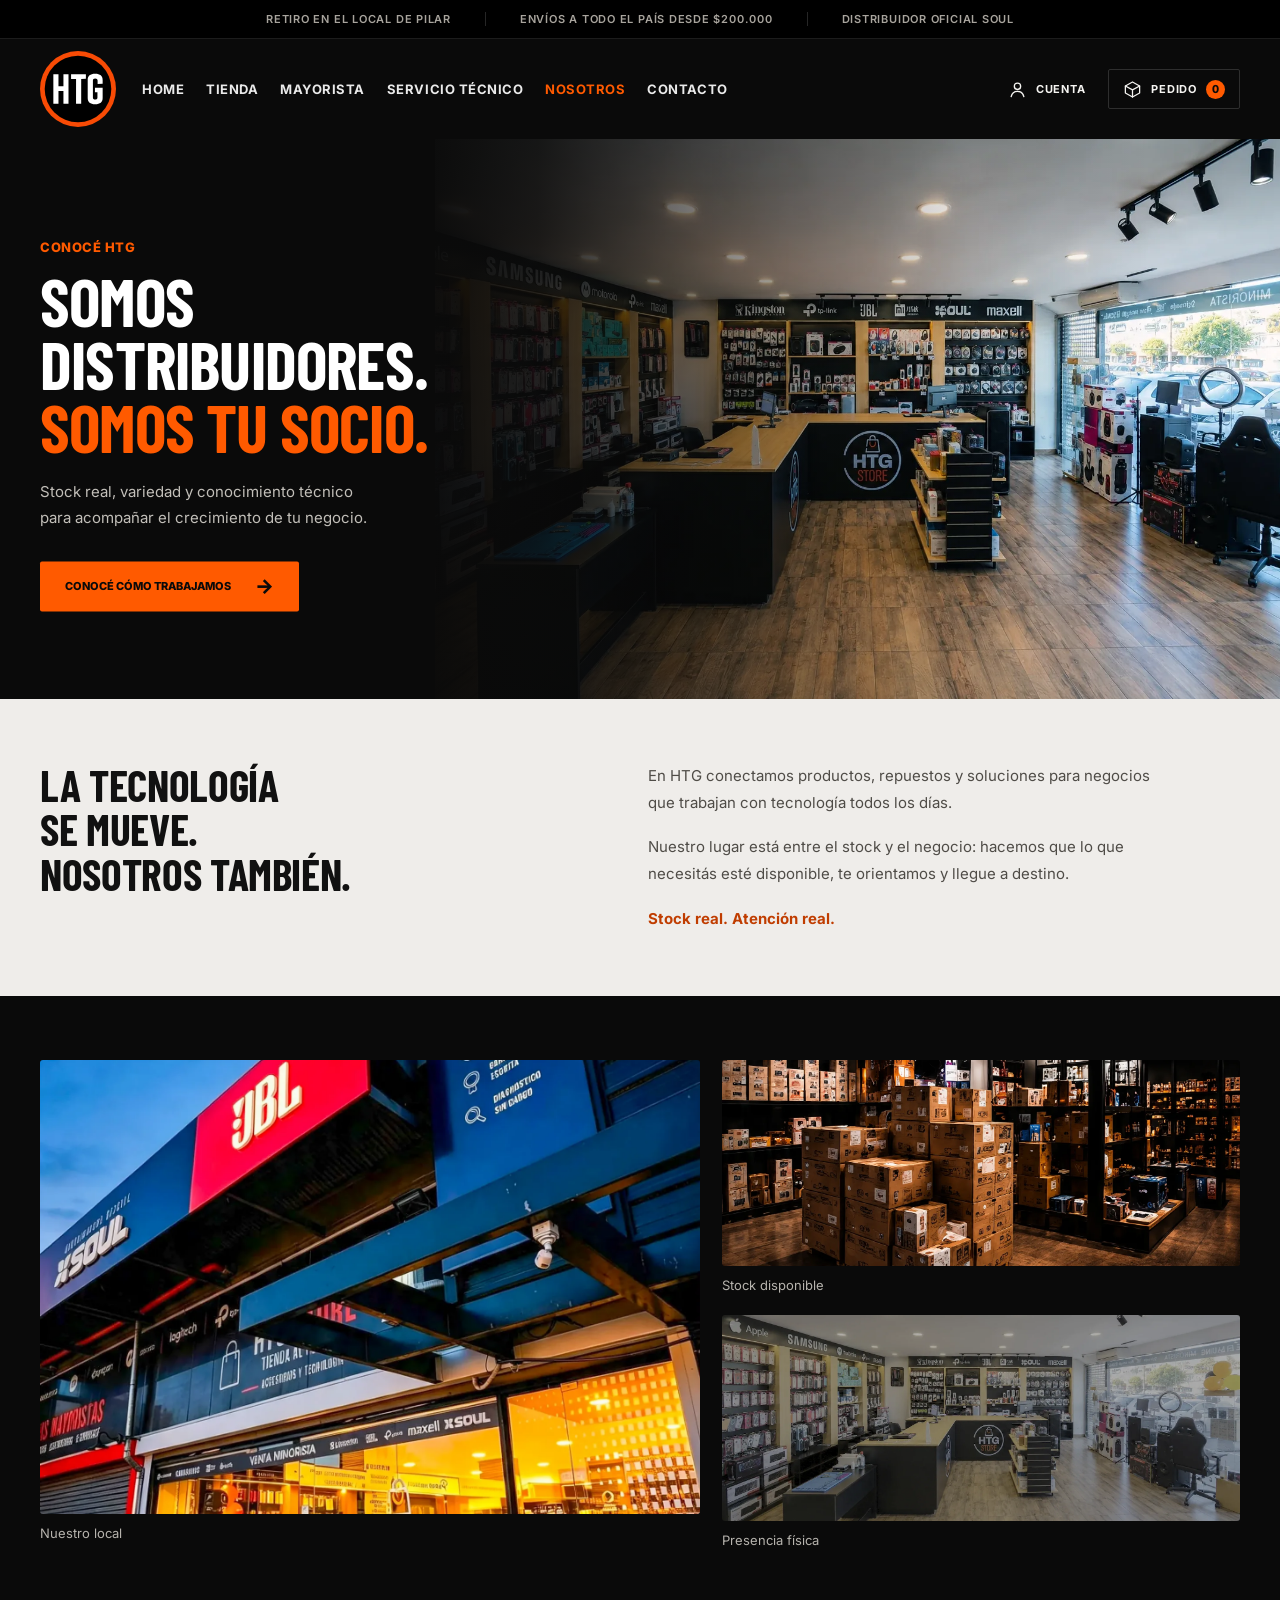
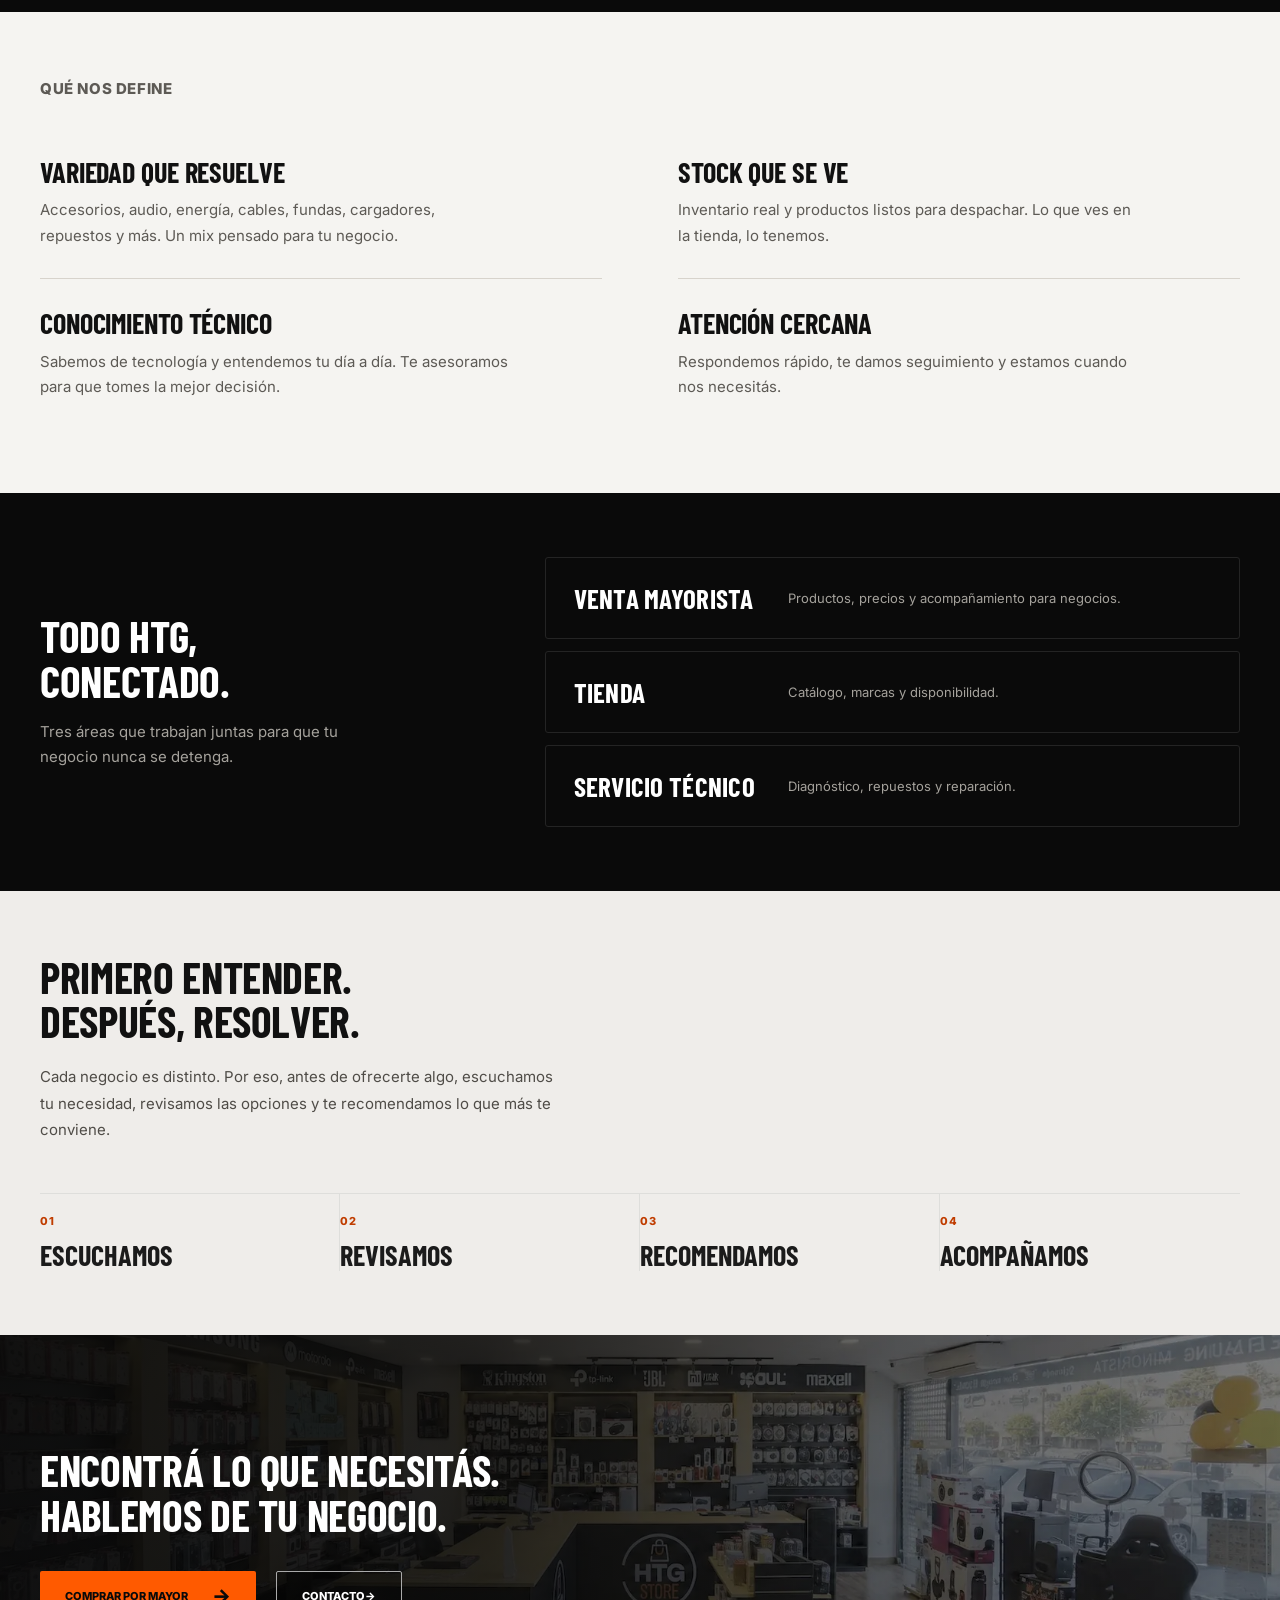
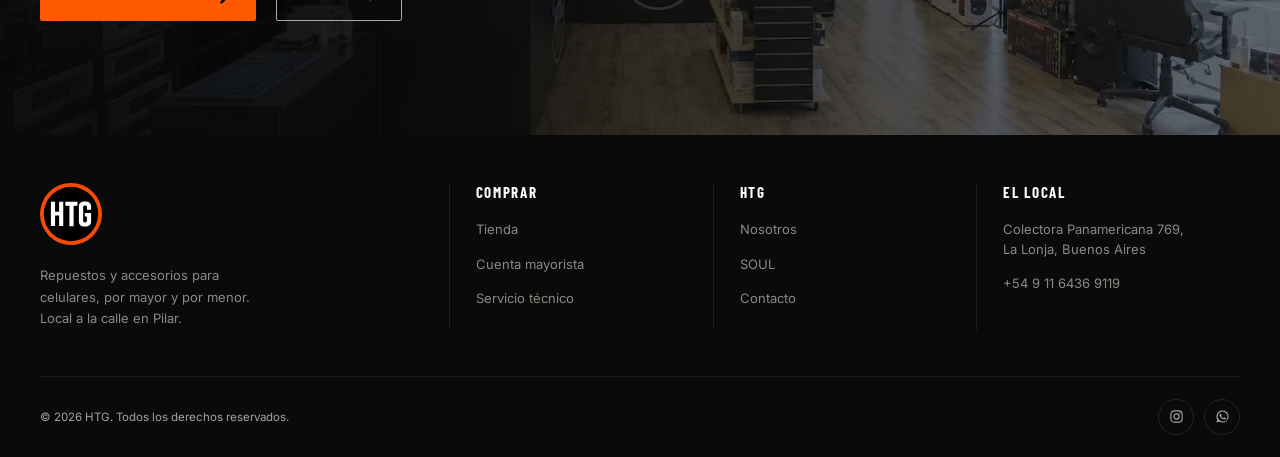
<file: nosotros.html>
<!doctype html>
<html lang="es">
<head>
  <meta charset="utf-8">
  <meta name="viewport" content="width=device-width,initial-scale=1">
  <meta name="description" content="Somos el proveedor de los que arreglan: repuestos y accesorios para celulares, con local a la calle y depósito propio en Pilar.">
  <title>Nosotros — HTG, distribuidora en Pilar</title>
  <link rel="icon" href="htg-assets/htg-logo.svg">
  <link rel="canonical" href="https://htg.com.ar/nosotros.html">
  <meta property="og:url" content="https://htg.com.ar/nosotros.html">
  <meta property="og:type" content="website">
  <meta property="og:site_name" content="HTG">
  <meta property="og:locale" content="es_AR">
  <meta property="og:title" content="Nosotros — HTG, distribuidora en Pilar">
  <meta property="og:description" content="Somos el proveedor de los que arreglan: repuestos y accesorios para celulares, con local a la calle y depósito propio en Pilar.">
  <meta property="og:image" content="https://htg.com.ar/htg-assets/og-htg.jpg">
  <meta property="og:image:width" content="1200">
  <meta property="og:image:height" content="630">
  <meta property="og:image:alt" content="Local de HTG en Pilar: mostrador y góndolas de repuestos y accesorios para celulares.">
  <meta name="twitter:card" content="summary_large_image">
  <meta name="twitter:title" content="Nosotros — HTG, distribuidora en Pilar">
  <meta name="twitter:description" content="Somos el proveedor de los que arreglan: repuestos y accesorios para celulares, con local a la calle y depósito propio en Pilar.">
  <meta name="twitter:image" content="https://htg.com.ar/htg-assets/og-htg.jpg">
  <meta name="theme-color" content="#0a0a0a">
  <link rel="apple-touch-icon" href="htg-assets/apple-touch-icon.png">
  <link rel="stylesheet" href="styles.css">
</head>
<body>
  <div class="topbar">
    <div class="wrap topbar-in">
      <p class="topbar-item">Retiro en el local de Pilar</p>
      <p class="topbar-item">Envíos a todo el país desde $200.000</p>
      <p class="topbar-item">Distribuidor oficial Soul</p>
    </div>
  </div>
  <header class="site-header">
    <a class="logo" href="index.html"><img src="htg-assets/htg-logo.svg" alt="HTG" width="640" height="640" loading="eager" decoding="async"></a>
    <button class="menu-toggle" aria-expanded="false" aria-controls="main-nav" aria-label="Abrir menú"><span></span><span></span></button>
    <nav id="main-nav" class="main-nav" aria-label="Navegación principal"><a href="index.html">Home</a><a href="tienda.html">Tienda</a><a href="mayoristas.html">Mayorista</a><a href="servicio-tecnico.html">Servicio técnico</a><a href="nosotros.html" class="active" aria-current="page">Nosotros</a><a href="contacto.html">Contacto</a></nav>
    <div class="header-tools"><a class="tool" href="mayoristas.html"><i class="ico ico-user"></i><span>Cuenta</span></a><a class="tool tool--order" href="tienda.html"><i class="ico ico-box"></i><span>Pedido</span><b class="tool-count">0</b></a></div>
  </header>

  <main class="about-page">
    <section class="ab-hero">
      <img src="htg-assets/localnuevo.webp" alt="Salón de ventas de HTG con el mostrador y la pared de marcas" width="1672" height="941" loading="eager" fetchpriority="high" decoding="async">
      <div class="ab-hero-shade"></div>
      <div class="wrap ab-hero-copy">
        <p class="eyebrow">Conocé HTG</p>
        <h1>Somos distribuidores.<br><em>Somos tu socio.</em></h1>
        <p>Stock real, variedad y conocimiento técnico<br>para acompañar el crecimiento de tu negocio.</p>
        <a class="btn primary" href="#que-hacemos">Conocé cómo trabajamos <span>&#8594;</span></a>
      </div>
    </section>

    <section id="que-hacemos" class="ab-manifesto">
      <div class="wrap ab-manifesto-grid">
        <h2>La tecnología<br>se mueve.<br>Nosotros también.</h2>
        <div class="ab-manifesto-copy">
          <p>En HTG conectamos productos, repuestos y soluciones para negocios que trabajan con tecnología todos los días.</p>
          <p>Nuestro lugar está entre el stock y el negocio: hacemos que lo que necesitás esté disponible, te orientamos y llegue a destino.</p>
          <p class="ab-claim">Stock real. Atención real.</p>
        </div>
      </div>
    </section>

    <section class="ab-gallery">
      <div class="wrap ab-gallery-grid">
        <figure class="ab-gal-main"><img src="htg-assets/minorista-exterior.webp" alt="Fachada del local HTG" width="1500" height="1870" loading="lazy" decoding="async"><figcaption>Nuestro local</figcaption></figure>
        <figure><img src="htg-assets/heroxmayor.webp" alt="Depósito de HTG con mercadería en cajas" width="1578" height="888" loading="lazy" decoding="async"><figcaption>Stock disponible</figcaption></figure>
        <figure><img src="htg-assets/interiorlocal.webp" alt="Interior del local HTG con la pared de accesorios" width="1672" height="941" loading="lazy" decoding="async"><figcaption>Presencia física</figcaption></figure>
      </div>
    </section>

    <section class="ab-pillars">
      <div class="wrap">
        <p class="eyebrow">Qué nos define</p>
        <div class="ab-pillars-grid">
          <article><h3>Variedad que resuelve</h3><p>Accesorios, audio, energía, cables, fundas, cargadores, repuestos y más. Un mix pensado para tu negocio.</p></article>
          <article><h3>Stock que se ve</h3><p>Inventario real y productos listos para despachar. Lo que ves en la tienda, lo tenemos.</p></article>
          <article><h3>Conocimiento técnico</h3><p>Sabemos de tecnología y entendemos tu día a día. Te asesoramos para que tomes la mejor decisión.</p></article>
          <article><h3>Atención cercana</h3><p>Respondemos rápido, te damos seguimiento y estamos cuando nos necesitás.</p></article>
        </div>
      </div>
    </section>

    <section class="ab-system">
      <div class="wrap ab-system-grid">
        <div class="ab-system-title"><h2>Todo HTG,<br>conectado.</h2><p>Tres áreas que trabajan juntas para que tu negocio nunca se detenga.</p></div>
        <div class="ab-areas">
          <a class="ab-area" href="mayoristas.html"><b>Venta mayorista</b><span>Productos, precios y acompañamiento para negocios.</span></a>
          <a class="ab-area" href="tienda.html"><b>Tienda</b><span>Catálogo, marcas y disponibilidad.</span></a>
          <a class="ab-area" href="servicio-tecnico.html"><b>Servicio técnico</b><span>Diagnóstico, repuestos y reparación.</span></a>
        </div>
      </div>
    </section>

    <section class="ab-way">
      <div class="wrap ab-way-grid">
        <h2>Primero entender.<br>Después, resolver.</h2>
        <div class="ab-way-copy">
          <p>Cada negocio es distinto. Por eso, antes de ofrecerte algo, escuchamos tu necesidad, revisamos las opciones y te recomendamos lo que más te conviene.</p>
          <ol class="ab-steps"><li>Escuchamos</li><li>Revisamos</li><li>Recomendamos</li><li>Acompañamos</li></ol>
        </div>
      </div>
    </section>

    <section class="ab-cta">
      <img src="htg-assets/interiorlocal.webp" alt="Salón de ventas de HTG" width="1672" height="941" loading="lazy" decoding="async">
      <div class="ab-cta-shade"></div>
      <div class="wrap ab-cta-copy">
        <h2>Encontrá lo que necesitás.<br>Hablemos de tu negocio.</h2>
        <div class="actions"><a class="btn primary" href="mayoristas.html">Comprar por mayor <span>&#8594;</span></a><a class="btn ghost" href="contacto.html">Contacto <span>&#8594;</span></a></div>
      </div>
    </section>
  </main>

  <footer>
    <div class="wrap footer-grid">
      <div class="footer-brand">
        <img src="htg-assets/htg-logo.svg" alt="HTG" width="120" height="120" loading="lazy" decoding="async">
        <p>Repuestos y accesorios para celulares, por mayor y por menor. Local a la calle en Pilar.</p>
            </div>
      <nav><b>Comprar</b><a href="tienda.html">Tienda</a><a href="mayoristas.html">Cuenta mayorista</a><a href="servicio-tecnico.html">Servicio técnico</a></nav>
      <nav><b>HTG</b><a href="nosotros.html">Nosotros</a><a href="soul.html">SOUL</a><a href="contacto.html">Contacto</a></nav>
      <nav><b>El local</b><a href="https://www.google.com/maps/search/?api=1&amp;query=HTG+Celulares+Pilar+Colectora+Panamericana+769+La+Lonja" target="_blank" rel="noopener">Colectora Panamericana 769,<br>La Lonja, Buenos Aires</a><a href="https://wa.me/5491164369119" target="_blank" rel="noopener">+54 9 11 6436 9119</a></nav>
    </div>
    <div class="wrap legal"><span>© 2026 HTG. Todos los derechos reservados.</span><div class="footer-social">
          <a href="https://instagram.com/htgpilar" target="_blank" rel="noopener" aria-label="Instagram de HTG"><i class="ico ico-ig"></i></a>
          <a href="https://wa.me/5491164369119" target="_blank" rel="noopener" aria-label="WhatsApp de HTG"><i class="ico ico-wa"></i></a>
        </div></div>
  </footer>
  <script src="script.js"></script>
</body>
</html>
</file>
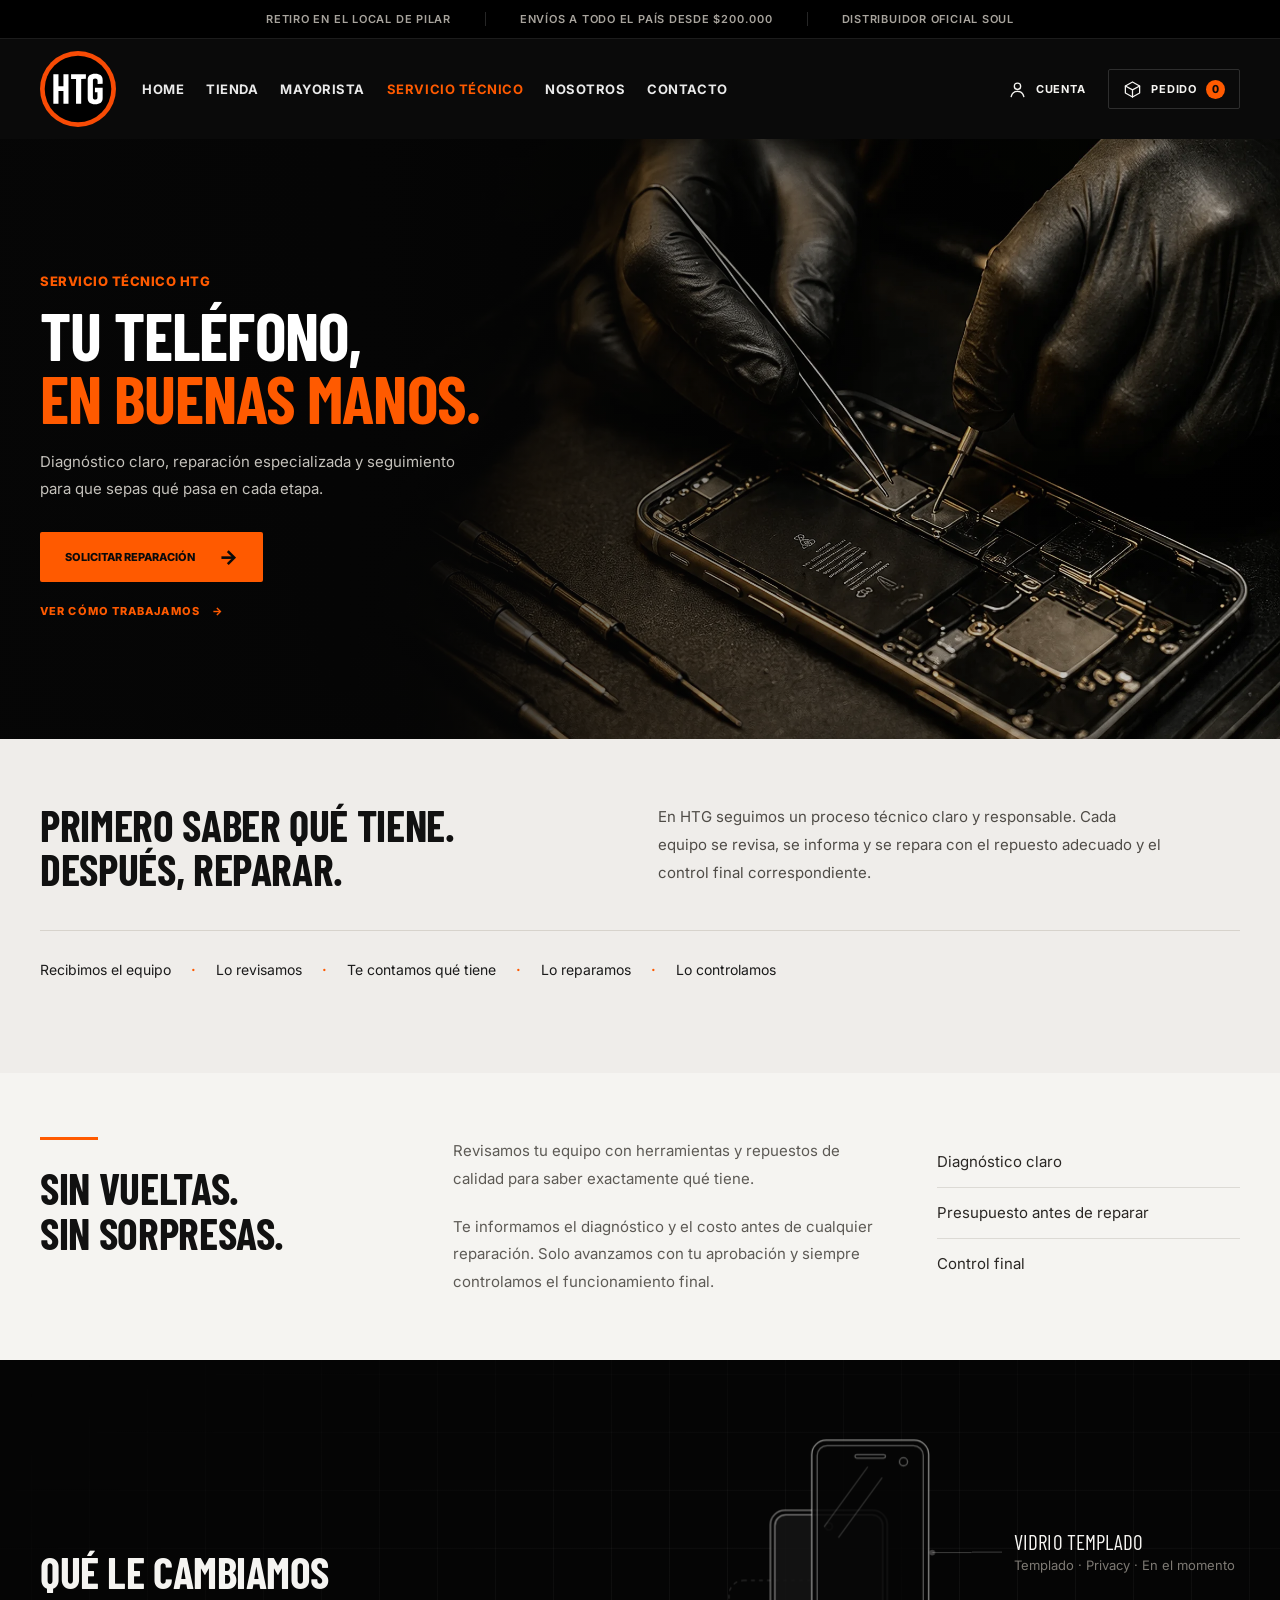
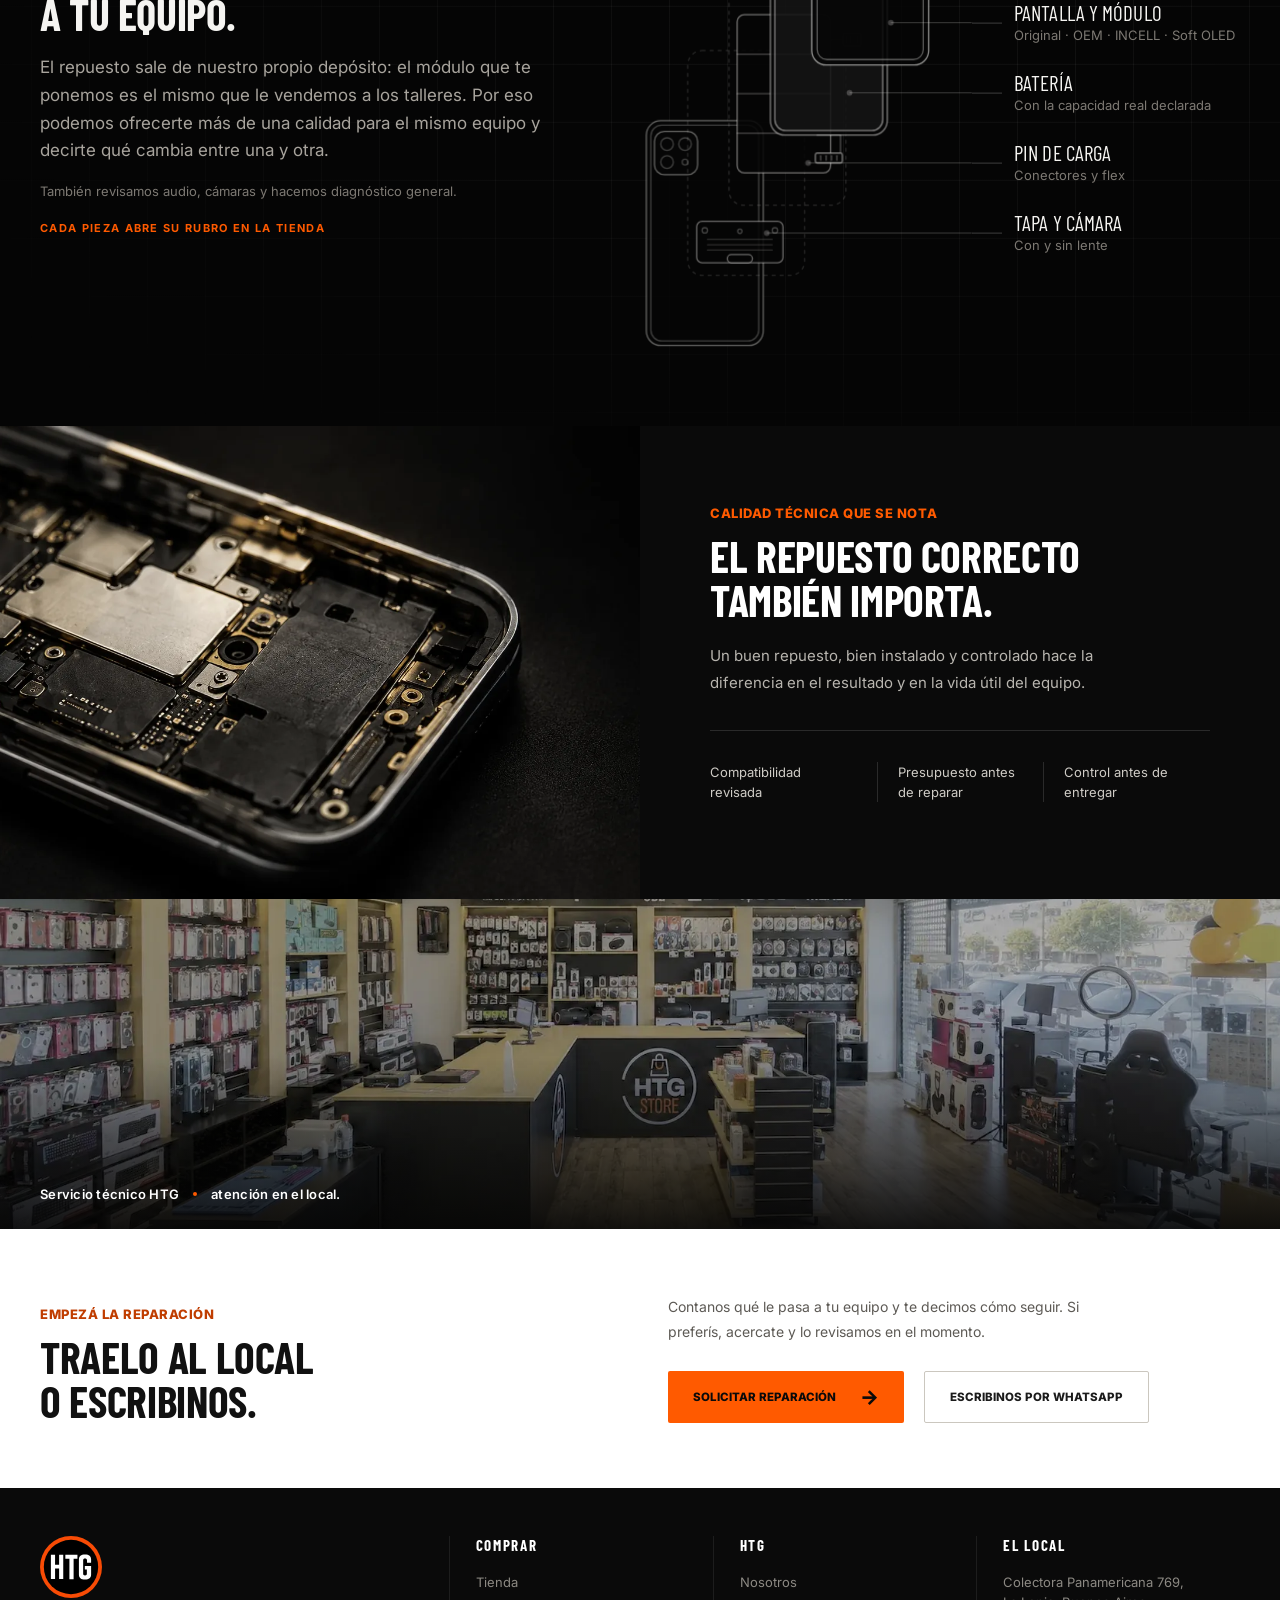
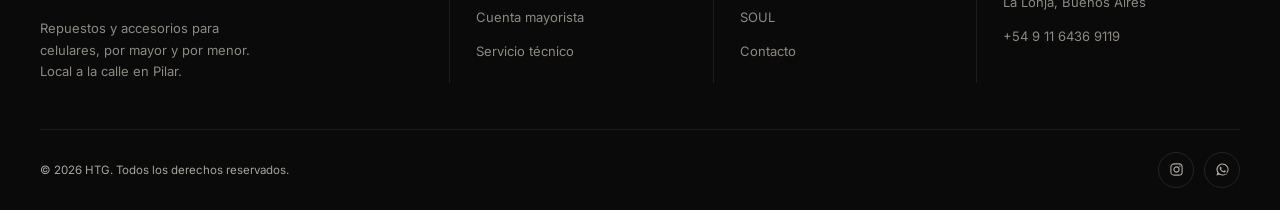
<file: servicio-tecnico.html>
<!doctype html>
<html lang="es">
<head>
  <meta charset="utf-8">
  <meta name="viewport" content="width=device-width,initial-scale=1">
  <meta name="description" content="Cambio de módulo, batería, pin de carga y tapa. El repuesto sale de nuestro propio depósito: diagnóstico y presupuesto antes de reparar.">
  <title>Servicio técnico de celulares en Pilar — HTG</title>
  <link rel="icon" href="htg-assets/htg-logo.svg">
  <link rel="canonical" href="https://htg.com.ar/servicio-tecnico.html">
  <meta property="og:url" content="https://htg.com.ar/servicio-tecnico.html">
  <meta property="og:type" content="website">
  <meta property="og:site_name" content="HTG">
  <meta property="og:locale" content="es_AR">
  <meta property="og:title" content="Servicio técnico de celulares en Pilar — HTG">
  <meta property="og:description" content="Cambio de módulo, batería, pin de carga y tapa. El repuesto sale de nuestro propio depósito: diagnóstico y presupuesto antes de reparar.">
  <meta property="og:image" content="https://htg.com.ar/htg-assets/og-htg.jpg">
  <meta property="og:image:width" content="1200">
  <meta property="og:image:height" content="630">
  <meta property="og:image:alt" content="Local de HTG en Pilar: mostrador y góndolas de repuestos y accesorios para celulares.">
  <meta name="twitter:card" content="summary_large_image">
  <meta name="twitter:title" content="Servicio técnico de celulares en Pilar — HTG">
  <meta name="twitter:description" content="Cambio de módulo, batería, pin de carga y tapa. El repuesto sale de nuestro propio depósito: diagnóstico y presupuesto antes de reparar.">
  <meta name="twitter:image" content="https://htg.com.ar/htg-assets/og-htg.jpg">
  <meta name="theme-color" content="#0a0a0a">
  <link rel="apple-touch-icon" href="htg-assets/apple-touch-icon.png">
  <link rel="stylesheet" href="styles.css">
</head>
<body>
  <div class="topbar">
    <div class="wrap topbar-in">
      <p class="topbar-item">Retiro en el local de Pilar</p>
      <p class="topbar-item">Envíos a todo el país desde $200.000</p>
      <p class="topbar-item">Distribuidor oficial Soul</p>
    </div>
  </div>
  <header class="site-header">
    <a class="logo" href="index.html"><img src="htg-assets/htg-logo.svg" alt="HTG" width="640" height="640" loading="eager" decoding="async"></a>
    <button class="menu-toggle" aria-expanded="false" aria-controls="main-nav" aria-label="Abrir menú"><span></span><span></span></button>
    <nav id="main-nav" class="main-nav" aria-label="Navegación principal"><a href="index.html">Home</a><a href="tienda.html">Tienda</a><a href="mayoristas.html">Mayorista</a><a href="servicio-tecnico.html" class="active" aria-current="page">Servicio técnico</a><a href="nosotros.html">Nosotros</a><a href="contacto.html">Contacto</a></nav>
    <div class="header-tools"><a class="tool" href="mayoristas.html"><i class="ico ico-user"></i><span>Cuenta</span></a><a class="tool tool--order" href="tienda.html"><i class="ico ico-box"></i><span>Pedido</span><b class="tool-count">0</b></a></div>
  </header>

  <main class="service-page">
    <section class="st-hero">
      <img src="htg-assets/hero-servtec.webp" alt="Técnico reparando un teléfono con pinza y destornillador de precisión" width="2400" height="1351" loading="eager" fetchpriority="high" decoding="async">
      <div class="st-hero-shade"></div>
      <div class="wrap st-hero-copy">
        <p class="eyebrow">Servicio técnico HTG</p>
        <h1>Tu teléfono,<br><em>en buenas manos.</em></h1>
        <p>Diagnóstico claro, reparación especializada y seguimiento<br>para que sepas qué pasa en cada etapa.</p>
        <a class="btn primary" href="contacto.html">Solicitar reparación <span>&#8594;</span></a>
        <a class="st-textlink" href="#proceso">Ver cómo trabajamos <span>&#8594;</span></a>
      </div>
    </section>

    <section id="proceso" class="st-flow">
      <div class="wrap">
        <div class="st-flow-top">
          <h2>Primero saber qué tiene.<br>Después, reparar.</h2>
          <p>En HTG seguimos un proceso técnico claro y responsable. Cada equipo se revisa, se informa y se repara con el repuesto adecuado y el control final correspondiente.</p>
        </div>
        <ol class="st-steps"><li>Recibimos el equipo</li><li>Lo revisamos</li><li>Te contamos qué tiene</li><li>Lo reparamos</li><li>Lo controlamos</li></ol>
      </div>
    </section>

    <section class="st-clarity">
      <div class="wrap st-clarity-grid">
        <div class="st-clarity-title"><i class="st-rule"></i><h2>Sin vueltas.<br>Sin sorpresas.</h2></div>
        <div class="st-clarity-copy">
          <p>Revisamos tu equipo con herramientas y repuestos de calidad para saber exactamente qué tiene.</p>
          <p>Te informamos el diagnóstico y el costo antes de cualquier reparación. Solo avanzamos con tu aprobación y siempre controlamos el funcionamiento final.</p>
        </div>
        <ul class="st-guarantees"><li>Diagnóstico claro</li><li>Presupuesto antes de reparar</li><li>Control final</li></ul>
      </div>
    </section>

    <section class="dsp dsp--st">
      <div class="wrap dsp-grid">
        <div class="dsp-copy">
          <h2>Qué le cambiamos<br>a tu equipo.</h2>
          <p class="dsp-lede">El repuesto sale de nuestro propio depósito: el módulo que te ponemos es el mismo que le vendemos a los talleres. Por eso podemos ofrecerte más de una calidad para el mismo equipo y decirte qué cambia entre una y otra.</p>
          <p class="dsp-note">También revisamos audio, cámaras y hacemos diagnóstico general.</p>
          <p class="dsp-hint">Cada pieza abre su rubro en la tienda</p>
        </div>
        <div class="dsp-diagram">
          <div class="dsp-stage">
          <svg class="dsp-svg" viewBox="0 0 418 598" fill="none" aria-hidden="true" focusable="false">
            <g class="p p--tapa" data-part="4">
              <rect class="sh" x="56" y="330" width="130" height="250" rx="16"/>
              <rect class="hair" x="61" y="335" width="120" height="240" rx="12"/>
              <rect class="sh" x="65" y="342" width="48" height="48" rx="11"/>
              <circle class="hair" cx="79" cy="356" r="7"/>
              <circle class="hair" cx="99" cy="356" r="7"/>
              <circle class="hair" cx="79" cy="376" r="7"/>
              <circle class="hair" cx="99" cy="376" r="3.2"/>
            </g>
            <g class="p p--placa" data-part="3">
              <rect class="ghost" x="102" y="252" width="130" height="250" rx="16"/>
              <rect class="sh" x="112" y="442" width="96" height="46" rx="6"/>
              <rect class="sh" x="146" y="479" width="28" height="9" rx="4.5"/>
              <circle class="hair" cx="121" cy="452" r="3"/>
              <circle class="hair" cx="199" cy="452" r="3"/>
              <circle class="hair" cx="160" cy="453" r="2.4"/>
              <line class="trace" x1="124" y1="462" x2="196" y2="462"/>
              <line class="trace" x1="124" y1="468" x2="196" y2="468"/>
              <line class="trace" x1="124" y1="474" x2="196" y2="474"/>
            </g>
            <g class="p p--bateria" data-part="2">
              <rect class="ghost" x="148" y="174" width="130" height="250" rx="16"/>
              <rect class="sh" x="157" y="212" width="104" height="176" rx="8"/>
              <line class="hair" x1="157" y1="256" x2="261" y2="256"/>
              <line class="hair" x1="157" y1="300" x2="261" y2="300"/>
              <line class="hair" x1="157" y1="344" x2="261" y2="344"/>
              <path class="hair" d="M261 240 h14"/>
              <rect class="sh" x="275" y="233" width="20" height="14" rx="2"/>
              <line class="hair" x1="279" y1="236" x2="279" y2="244"/>
              <line class="hair" x1="283" y1="236" x2="283" y2="244"/>
              <line class="hair" x1="287" y1="236" x2="287" y2="244"/>
              <line class="hair" x1="291" y1="236" x2="291" y2="244"/>
            </g>
            <g class="p p--modulo" data-part="1">
              <rect class="sh" x="194" y="96" width="130" height="250" rx="16"/>
              <rect class="screen" x="199" y="101" width="120" height="240" rx="12"/>
              <circle class="hair" cx="259" cy="114" r="4"/>
              <path class="hair" d="M246 346 h26 v20 h-26"/>
              <rect class="sh" x="244" y="366" width="30" height="11" rx="2"/>
              <line class="hair" x1="250" y1="369" x2="250" y2="374"/>
              <line class="hair" x1="256" y1="369" x2="256" y2="374"/>
              <line class="hair" x1="262" y1="369" x2="262" y2="374"/>
              <line class="hair" x1="268" y1="369" x2="268" y2="374"/>
            </g>
            <g class="p p--glass" data-part="0">
              <rect class="sh" x="240" y="18" width="130" height="250" rx="16"/>
              <rect class="hair" x="246" y="24" width="118" height="238" rx="11"/>
              <rect class="hair" x="288" y="34" width="34" height="4" rx="2"/>
              <circle class="hair" cx="342" cy="42" r="4.5"/>
              <path class="gleam" d="M254 114 L302 48 M270 126 L318 60"/>
            </g>
            <g class="dsp-leads">
              <g class="ld" data-lead="0">
                <line x1="374" y1="143" x2="418" y2="143"/>
                <circle cx="374" cy="143" r="3.2"/>
              </g>
              <g class="ld" data-lead="1">
                <line x1="328" y1="221" x2="418" y2="221"/>
                <circle cx="328" cy="221" r="3.2"/>
              </g>
              <g class="ld" data-lead="2">
                <line x1="282" y1="299" x2="418" y2="299"/>
                <circle cx="282" cy="299" r="3.2"/>
              </g>
              <g class="ld" data-lead="3">
                <line x1="236" y1="377" x2="418" y2="377"/>
                <circle cx="236" cy="377" r="3.2"/>
              </g>
              <g class="ld" data-lead="4">
                <line x1="190" y1="455" x2="418" y2="455"/>
                <circle cx="190" cy="455" r="3.2"/>
              </g>
            </g>
          </svg>
          </div>
          <ul class="dsp-index">
          <li class="dsp-row" style="--y:23.913%">
            <a class="dsp-cell" href="tienda.html?cat=glass-protectores" data-part="0">
              <span class="dsp-lead"></span>
              <span class="dsp-name">Vidrio templado</span>
              <span class="dsp-meta">Templado · Privacy · En el momento</span>
            </a>
          </li>
          <li class="dsp-row" style="--y:36.957%">
            <a class="dsp-cell" href="tienda.html?cat=modulos" data-part="1">
              <span class="dsp-lead"></span>
              <span class="dsp-name">Pantalla y módulo</span>
              <span class="dsp-meta">Original · OEM · INCELL · Soft OLED</span>
            </a>
          </li>
          <li class="dsp-row" style="--y:50.000%">
            <a class="dsp-cell" href="tienda.html?cat=baterias" data-part="2">
              <span class="dsp-lead"></span>
              <span class="dsp-name">Batería</span>
              <span class="dsp-meta">Con la capacidad real declarada</span>
            </a>
          </li>
          <li class="dsp-row" style="--y:63.043%">
            <a class="dsp-cell" href="tienda.html?cat=placas-carga" data-part="3">
              <span class="dsp-lead"></span>
              <span class="dsp-name">Pin de carga</span>
              <span class="dsp-meta">Conectores y flex</span>
            </a>
          </li>
          <li class="dsp-row" style="--y:76.087%">
            <a class="dsp-cell" href="tienda.html?cat=tapa-trasera" data-part="4">
              <span class="dsp-lead"></span>
              <span class="dsp-name">Tapa y cámara</span>
              <span class="dsp-meta">Con y sin lente</span>
            </a>
          </li>
          </ul>
        </div>
      </div>
    </section>

    <section class="st-parts">
      <div class="st-parts-photo"><img src="htg-assets/servtecimg.webp" alt="Interior de un teléfono con la placa a la vista" width="1440" height="810" loading="lazy" decoding="async"></div>
      <div class="st-parts-copy">
        <p class="eyebrow">Calidad técnica que se nota</p>
        <h2>El repuesto correcto<br>también importa.</h2>
        <p>Un buen repuesto, bien instalado y controlado hace la diferencia en el resultado y en la vida útil del equipo.</p>
        <ul class="st-pillars"><li>Compatibilidad revisada</li><li>Presupuesto antes de reparar</li><li>Control antes de entregar</li></ul>
      </div>
    </section>

    <section class="st-local">
      <img src="htg-assets/interiorlocal.webp" alt="Salón de HTG donde se recibe el equipo" width="1672" height="941" loading="lazy" decoding="async">
      <div class="wrap"><p>Servicio técnico HTG <i>·</i> atención en el local.</p></div>
    </section>
    <section class="st-cta">
      <div class="wrap st-cta-grid">
        <div class="st-cta-title">
          <p class="eyebrow">Empezá la reparación</p>
          <h2>Traelo al local<br>o escribinos.</h2>
        </div>
        <div class="st-cta-side">
          <p>Contanos qué le pasa a tu equipo y te decimos cómo seguir. Si preferís, acercate y lo revisamos en el momento.</p>
          <div class="actions">
            <a class="btn primary" href="contacto.html">Solicitar reparación <span>&#8594;</span></a>
            <a class="btn line" href="https://wa.me/5491164369119" target="_blank" rel="noopener">Escribinos por WhatsApp</a>
          </div>
        </div>
      </div>
    </section>
  </main>

  <footer>
    <div class="wrap footer-grid">
      <div class="footer-brand">
        <img src="htg-assets/htg-logo.svg" alt="HTG" width="120" height="120" loading="lazy" decoding="async">
        <p>Repuestos y accesorios para celulares, por mayor y por menor. Local a la calle en Pilar.</p>
            </div>
      <nav><b>Comprar</b><a href="tienda.html">Tienda</a><a href="mayoristas.html">Cuenta mayorista</a><a href="servicio-tecnico.html">Servicio técnico</a></nav>
      <nav><b>HTG</b><a href="nosotros.html">Nosotros</a><a href="soul.html">SOUL</a><a href="contacto.html">Contacto</a></nav>
      <nav><b>El local</b><a href="https://www.google.com/maps/search/?api=1&amp;query=HTG+Celulares+Pilar+Colectora+Panamericana+769+La+Lonja" target="_blank" rel="noopener">Colectora Panamericana 769,<br>La Lonja, Buenos Aires</a><a href="https://wa.me/5491164369119" target="_blank" rel="noopener">+54 9 11 6436 9119</a></nav>
    </div>
    <div class="wrap legal"><span>© 2026 HTG. Todos los derechos reservados.</span><div class="footer-social">
          <a href="https://instagram.com/htgpilar" target="_blank" rel="noopener" aria-label="Instagram de HTG"><i class="ico ico-ig"></i></a>
          <a href="https://wa.me/5491164369119" target="_blank" rel="noopener" aria-label="WhatsApp de HTG"><i class="ico ico-wa"></i></a>
        </div></div>
  </footer>
  <script src="script.js"></script>
</body>
</html>
</file>
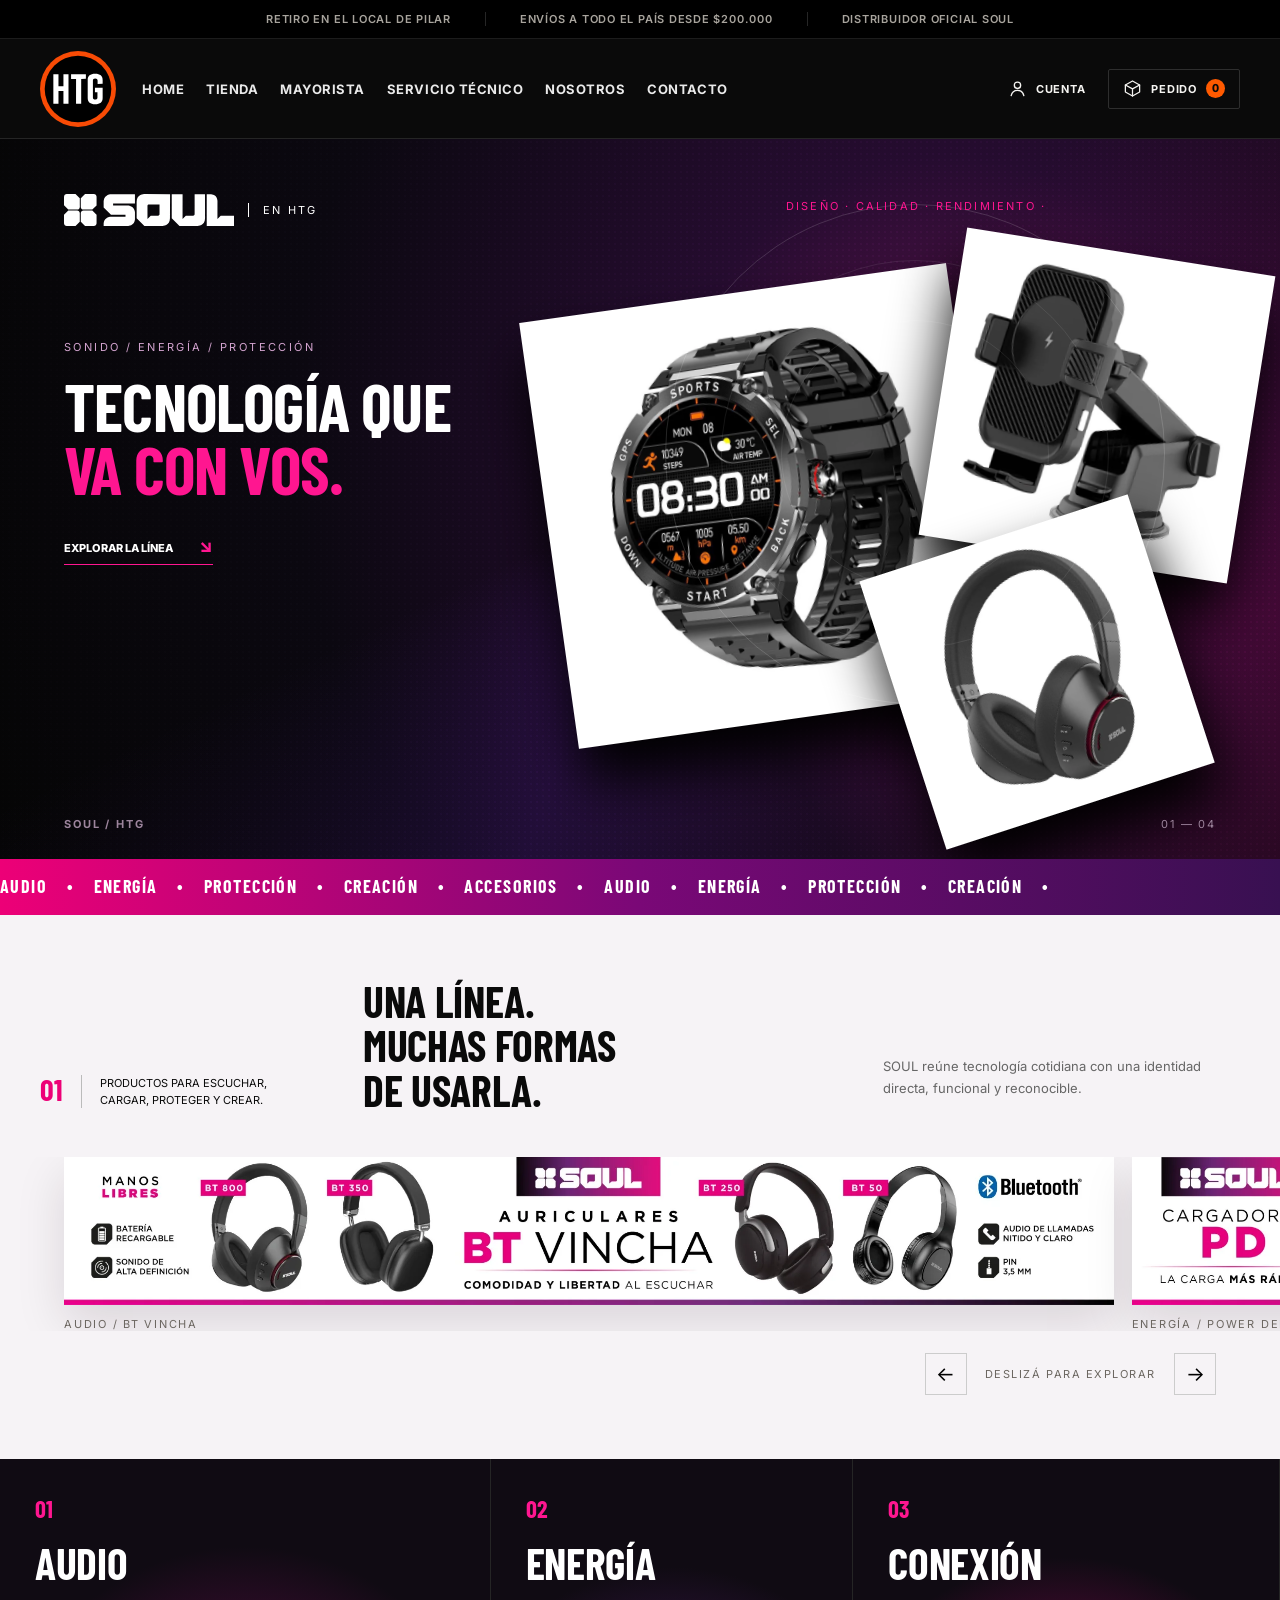
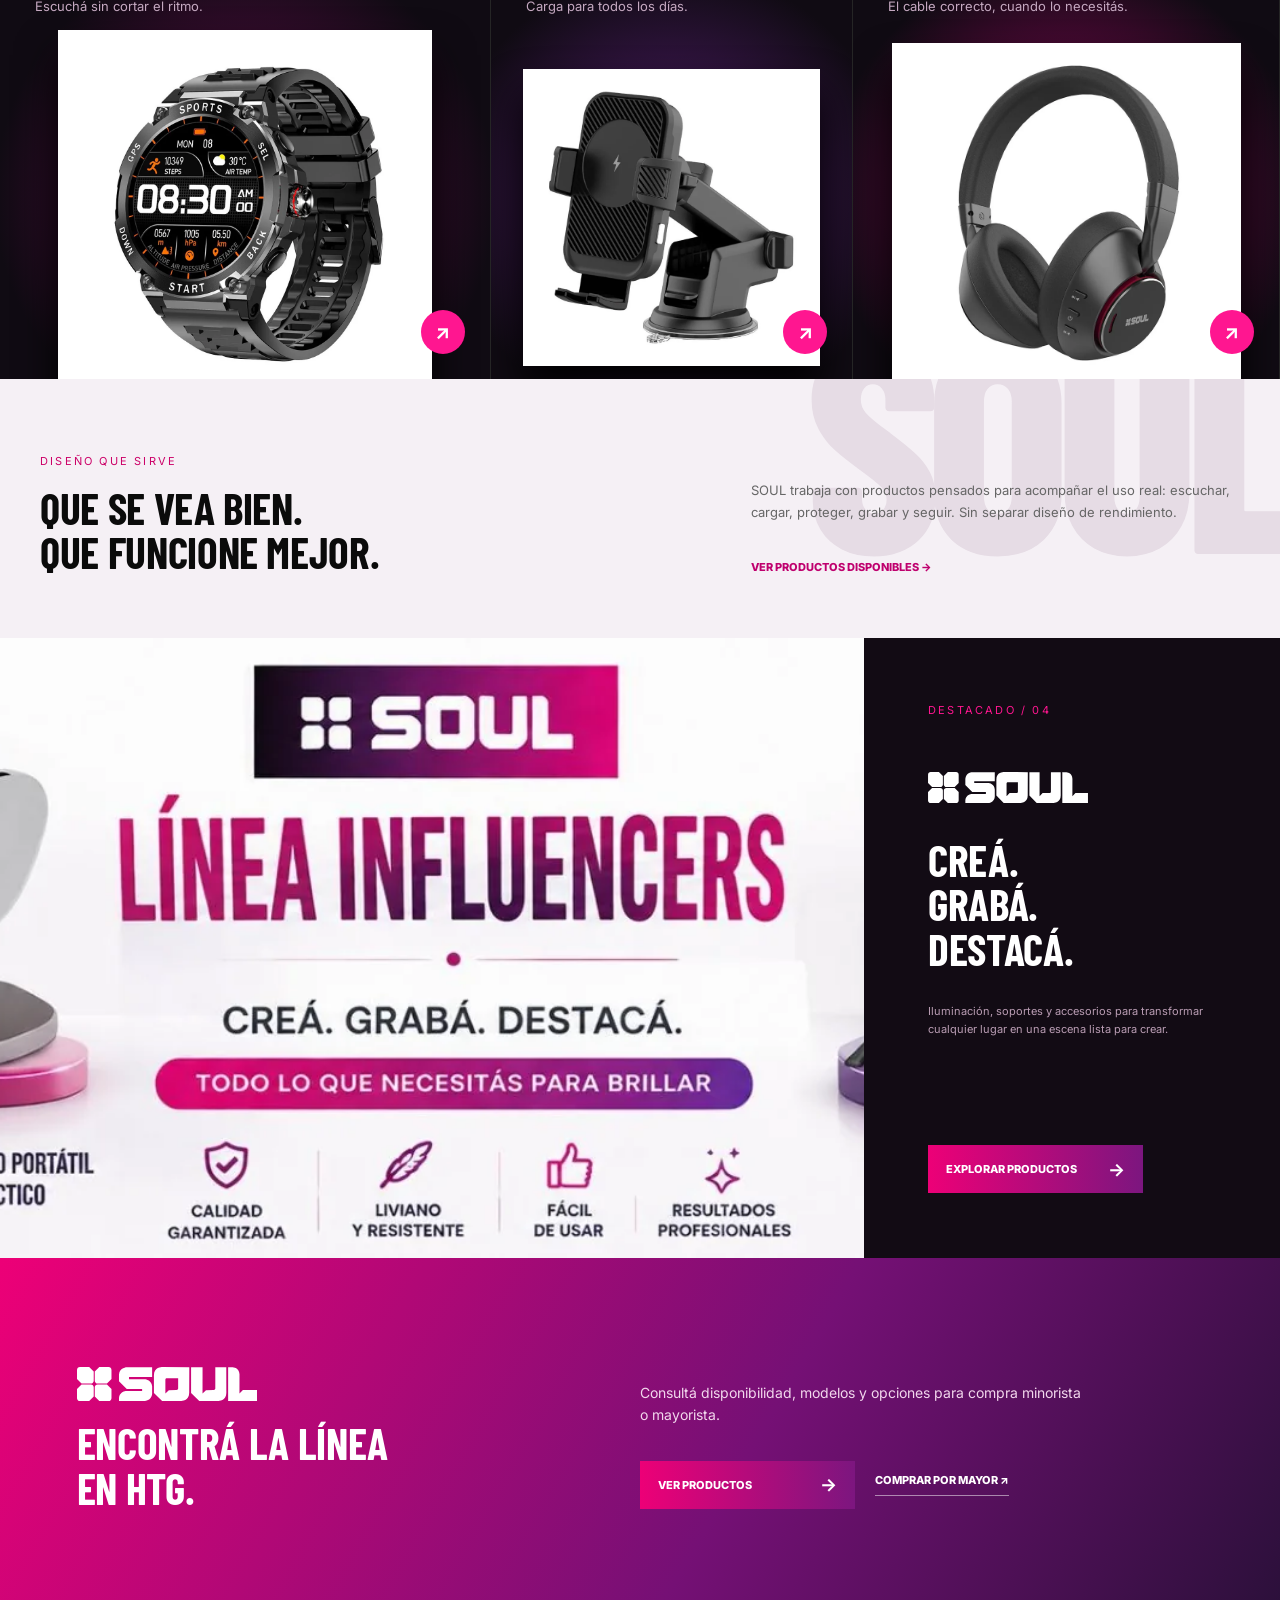
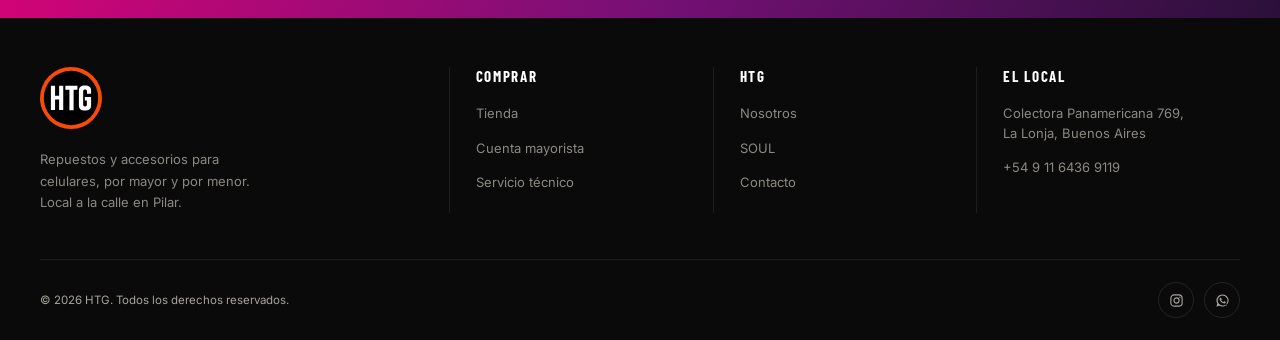
<file: soul.html>
<!doctype html>
<html lang="es">
<head>
  <meta charset="utf-8">
  <meta name="viewport" content="width=device-width,initial-scale=1">
  <meta name="description" content="Audio, energía, protección y accesorios SOUL. Distribuidor oficial de la marca, con venta minorista y mayorista en Pilar.">
  <title>SOUL en HTG — Distribuidor oficial</title>
  <link rel="icon" href="htg-assets/htg-logo.svg">
  <link rel="canonical" href="https://htg.com.ar/soul.html">
  <meta property="og:url" content="https://htg.com.ar/soul.html">
  <meta property="og:type" content="website">
  <meta property="og:site_name" content="HTG">
  <meta property="og:locale" content="es_AR">
  <meta property="og:title" content="SOUL en HTG — Distribuidor oficial">
  <meta property="og:description" content="Audio, energía, protección y accesorios SOUL. Distribuidor oficial de la marca, con venta minorista y mayorista en Pilar.">
  <meta property="og:image" content="https://htg.com.ar/htg-assets/og-htg.jpg">
  <meta property="og:image:width" content="1200">
  <meta property="og:image:height" content="630">
  <meta property="og:image:alt" content="Local de HTG en Pilar: mostrador y góndolas de repuestos y accesorios para celulares.">
  <meta name="twitter:card" content="summary_large_image">
  <meta name="twitter:title" content="SOUL en HTG — Distribuidor oficial">
  <meta name="twitter:description" content="Audio, energía, protección y accesorios SOUL. Distribuidor oficial de la marca, con venta minorista y mayorista en Pilar.">
  <meta name="twitter:image" content="https://htg.com.ar/htg-assets/og-htg.jpg">
  <meta name="theme-color" content="#0a0a0a">
  <link rel="apple-touch-icon" href="htg-assets/apple-touch-icon.png">
  <link rel="stylesheet" href="styles.css">
</head>
<body class="soul-page">
  <div class="topbar">
    <div class="wrap topbar-in">
      <p class="topbar-item">Retiro en el local de Pilar</p>
      <p class="topbar-item">Envíos a todo el país desde $200.000</p>
      <p class="topbar-item">Distribuidor oficial Soul</p>
    </div>
  </div>
  <header class="site-header">
    <a class="logo" href="index.html"><img src="htg-assets/htg-logo.svg" alt="HTG" width="640" height="640" loading="eager" decoding="async"></a>
    <button class="menu-toggle" aria-expanded="false" aria-controls="main-nav" aria-label="Abrir menú"><span></span><span></span></button>
    <nav id="main-nav" class="main-nav" aria-label="Navegación principal"><a href="index.html">Home</a><a href="tienda.html">Tienda</a><a href="mayoristas.html">Mayorista</a><a href="servicio-tecnico.html">Servicio técnico</a><a href="nosotros.html">Nosotros</a><a href="contacto.html">Contacto</a></nav>
    <div class="header-tools"><a class="tool" href="mayoristas.html"><i class="ico ico-user"></i><span>Cuenta</span></a><a class="tool tool--order" href="tienda.html"><i class="ico ico-box"></i><span>Pedido</span><b class="tool-count">0</b></a></div>
  </header>

  <main>
    <section class="soul-hero-new">
      <div class="soul-hero-noise"></div>
      <div class="soul-hero-logo"><img src="htg-assets/logo_soul.svg" alt="SOUL" width="247" height="47" loading="eager" decoding="async"><span>EN HTG</span></div>
      <div class="soul-hero-title"><p>SONIDO / ENERGÍA / PROTECCIÓN</p><h1>Tecnología que<br><em>va con vos.</em></h1><a class="soul-link" href="#colecciones">Explorar la línea <span>↘</span></a></div>
      <div class="soul-hero-products"><img src="htg-assets/12790.webp" alt="Auriculares SOUL" width="1104" height="1104" loading="eager" fetchpriority="high" decoding="async"><img src="htg-assets/12459.webp" alt="Cargador SOUL" width="816" height="816" loading="eager" decoding="async"><img src="htg-assets/12477.webp" alt="Cable SOUL" width="878" height="878" loading="eager" decoding="async"></div>
      <div class="soul-orbit"><span>DISEÑO · CALIDAD · RENDIMIENTO ·</span></div>
      <div class="soul-hero-foot"><b>SOUL / HTG</b><span>01 — 04</span></div>
    </section>

    <section class="soul-marquee" aria-label="Categorías SOUL"><div>Audio　•　Energía　•　Protección　•　Creación　•　Accesorios　•　Audio　•　Energía　•　Protección　•　Creación　•</div></section>

    <section id="colecciones" class="soul-banner-section">
      <div class="wrap soul-section-intro"><div><span>01</span><p>Productos para escuchar,<br>cargar, proteger y crear.</p></div><h2>Una línea.<br>Muchas formas<br>de usarla.</h2><p>SOUL reúne tecnología cotidiana con una identidad directa, funcional y reconocible.</p></div>
      <div class="soul-banner-stage">
        <div class="soul-banner-track">
          <figure><img src="upload/bannerauricularesvinchabtweb.webp" alt="Auriculares Bluetooth SOUL BT Vincha" width="2048" height="287" loading="lazy" decoding="async"><figcaption>AUDIO / BT VINCHA</figcaption></figure>
          <figure><img src="upload/bannercargadores_web.webp" alt="Cargadores Power Delivery SOUL" width="2048" height="287" loading="lazy" decoding="async"><figcaption>ENERGÍA / POWER DELIVERY</figcaption></figure>
          <figure><img src="upload/hydrodesktop.webp" alt="Máquinas y láminas de hidrogel Hydrosoul" width="2048" height="287" loading="lazy" decoding="async"><figcaption>PROTECCIÓN / HYDROSOUL</figcaption></figure>
          <figure><img src="upload/whatsapp-image-20260427-at-113835.webp" alt="Línea SOUL para creadores de contenido" width="2048" height="516" loading="lazy" decoding="async"><figcaption>CREACIÓN / INFLUENCERS</figcaption></figure>
        </div>
        <div class="soul-banner-controls"><button class="soul-banner-prev" aria-label="Banner anterior">←</button><span>Deslizá para explorar</span><button class="soul-banner-next" aria-label="Siguiente banner">→</button></div>
      </div>
    </section>

    <section class="soul-categories-new">
      <a href="index.html#productos" class="soul-cat audio"><span>01</span><h2>Audio</h2><p>Escuchá sin cortar el ritmo.</p><img src="htg-assets/12790.webp" alt="Auriculares SOUL" width="1104" height="1104" loading="lazy" decoding="async"><i>↗</i></a>
      <a href="index.html#productos" class="soul-cat energy"><span>02</span><h2>Energía</h2><p>Carga para todos los días.</p><img src="htg-assets/12459.webp" alt="Cargador SOUL" width="816" height="816" loading="lazy" decoding="async"><i>↗</i></a>
      <a href="index.html#productos" class="soul-cat connect"><span>03</span><h2>Conexión</h2><p>El cable correcto, cuando lo necesitás.</p><img src="htg-assets/12477.webp" alt="Cable SOUL" width="878" height="878" loading="lazy" decoding="async"><i>↗</i></a>
    </section>

    <section class="soul-statement">
      <div class="soul-statement-word">SOUL</div>
      <div class="wrap soul-statement-grid"><div><p class="soul-kicker">DISEÑO QUE SIRVE</p><h2>Que se vea bien.<br>Que funcione mejor.</h2></div><div><p>SOUL trabaja con productos pensados para acompañar el uso real: escuchar, cargar, proteger, grabar y seguir. Sin separar diseño de rendimiento.</p><a href="index.html#productos">Ver productos disponibles →</a></div></div>
    </section>

    <section class="soul-feature">
      <div class="soul-feature-media"><img src="upload/whatsapp-image-20260427-at-113835.webp" alt="Productos SOUL para creación de contenido" width="2048" height="516" loading="lazy" decoding="async"></div>
      <div class="soul-feature-copy"><span>DESTACADO / 04</span><img src="htg-assets/logo_soul.svg" alt="SOUL" width="247" height="47" loading="lazy" decoding="async"><h2>Creá.<br>Grabá.<br>Destacá.</h2><p>Iluminación, soportes y accesorios para transformar cualquier lugar en una escena lista para crear.</p><a class="soul-button" href="index.html#productos">Explorar productos <b>→</b></a></div>
    </section>

    <section class="soul-cta-new"><div><img src="htg-assets/logo_soul.svg" alt="SOUL" width="247" height="47" loading="lazy" decoding="async"><h2>Encontrá la línea<br>en HTG.</h2></div><div><p>Consultá disponibilidad, modelos y opciones para compra minorista o mayorista.</p><div class="actions"><a class="soul-button" href="index.html#productos">Ver productos <b>→</b></a><a class="soul-text-link" href="contacto.html">Comprar por mayor ↗</a></div></div></section>
  </main>

  <footer>
    <div class="wrap footer-grid">
      <div class="footer-brand">
        <img src="htg-assets/htg-logo.svg" alt="HTG" width="120" height="120" loading="lazy" decoding="async">
        <p>Repuestos y accesorios para celulares, por mayor y por menor. Local a la calle en Pilar.</p>
            </div>
      <nav><b>Comprar</b><a href="tienda.html">Tienda</a><a href="mayoristas.html">Cuenta mayorista</a><a href="servicio-tecnico.html">Servicio técnico</a></nav>
      <nav><b>HTG</b><a href="nosotros.html">Nosotros</a><a href="soul.html">SOUL</a><a href="contacto.html">Contacto</a></nav>
      <nav><b>El local</b><a href="https://www.google.com/maps/search/?api=1&amp;query=HTG+Celulares+Pilar+Colectora+Panamericana+769+La+Lonja" target="_blank" rel="noopener">Colectora Panamericana 769,<br>La Lonja, Buenos Aires</a><a href="https://wa.me/5491164369119" target="_blank" rel="noopener">+54 9 11 6436 9119</a></nav>
    </div>
    <div class="wrap legal"><span>© 2026 HTG. Todos los derechos reservados.</span><div class="footer-social">
          <a href="https://instagram.com/htgpilar" target="_blank" rel="noopener" aria-label="Instagram de HTG"><i class="ico ico-ig"></i></a>
          <a href="https://wa.me/5491164369119" target="_blank" rel="noopener" aria-label="WhatsApp de HTG"><i class="ico ico-wa"></i></a>
        </div></div>
  </footer>
  <script src="script.js"></script>
</body>
</html>
</file>
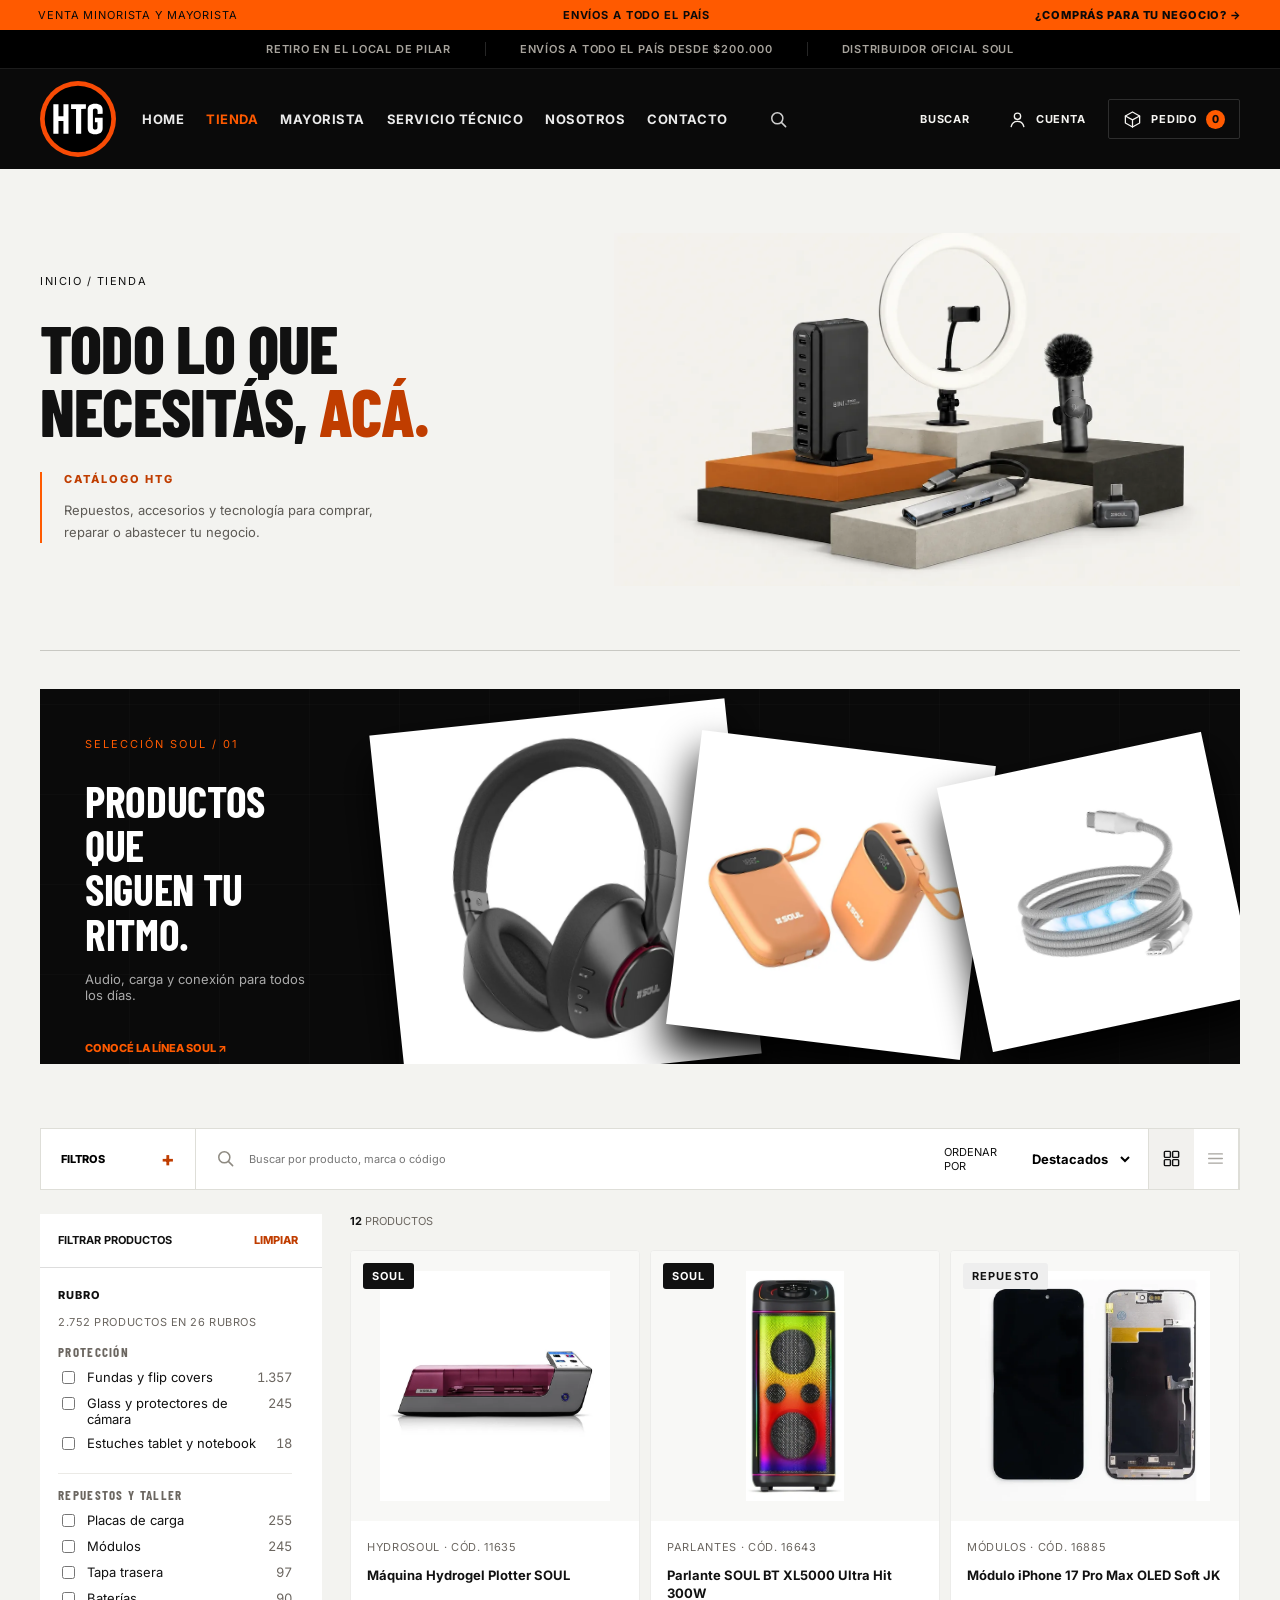
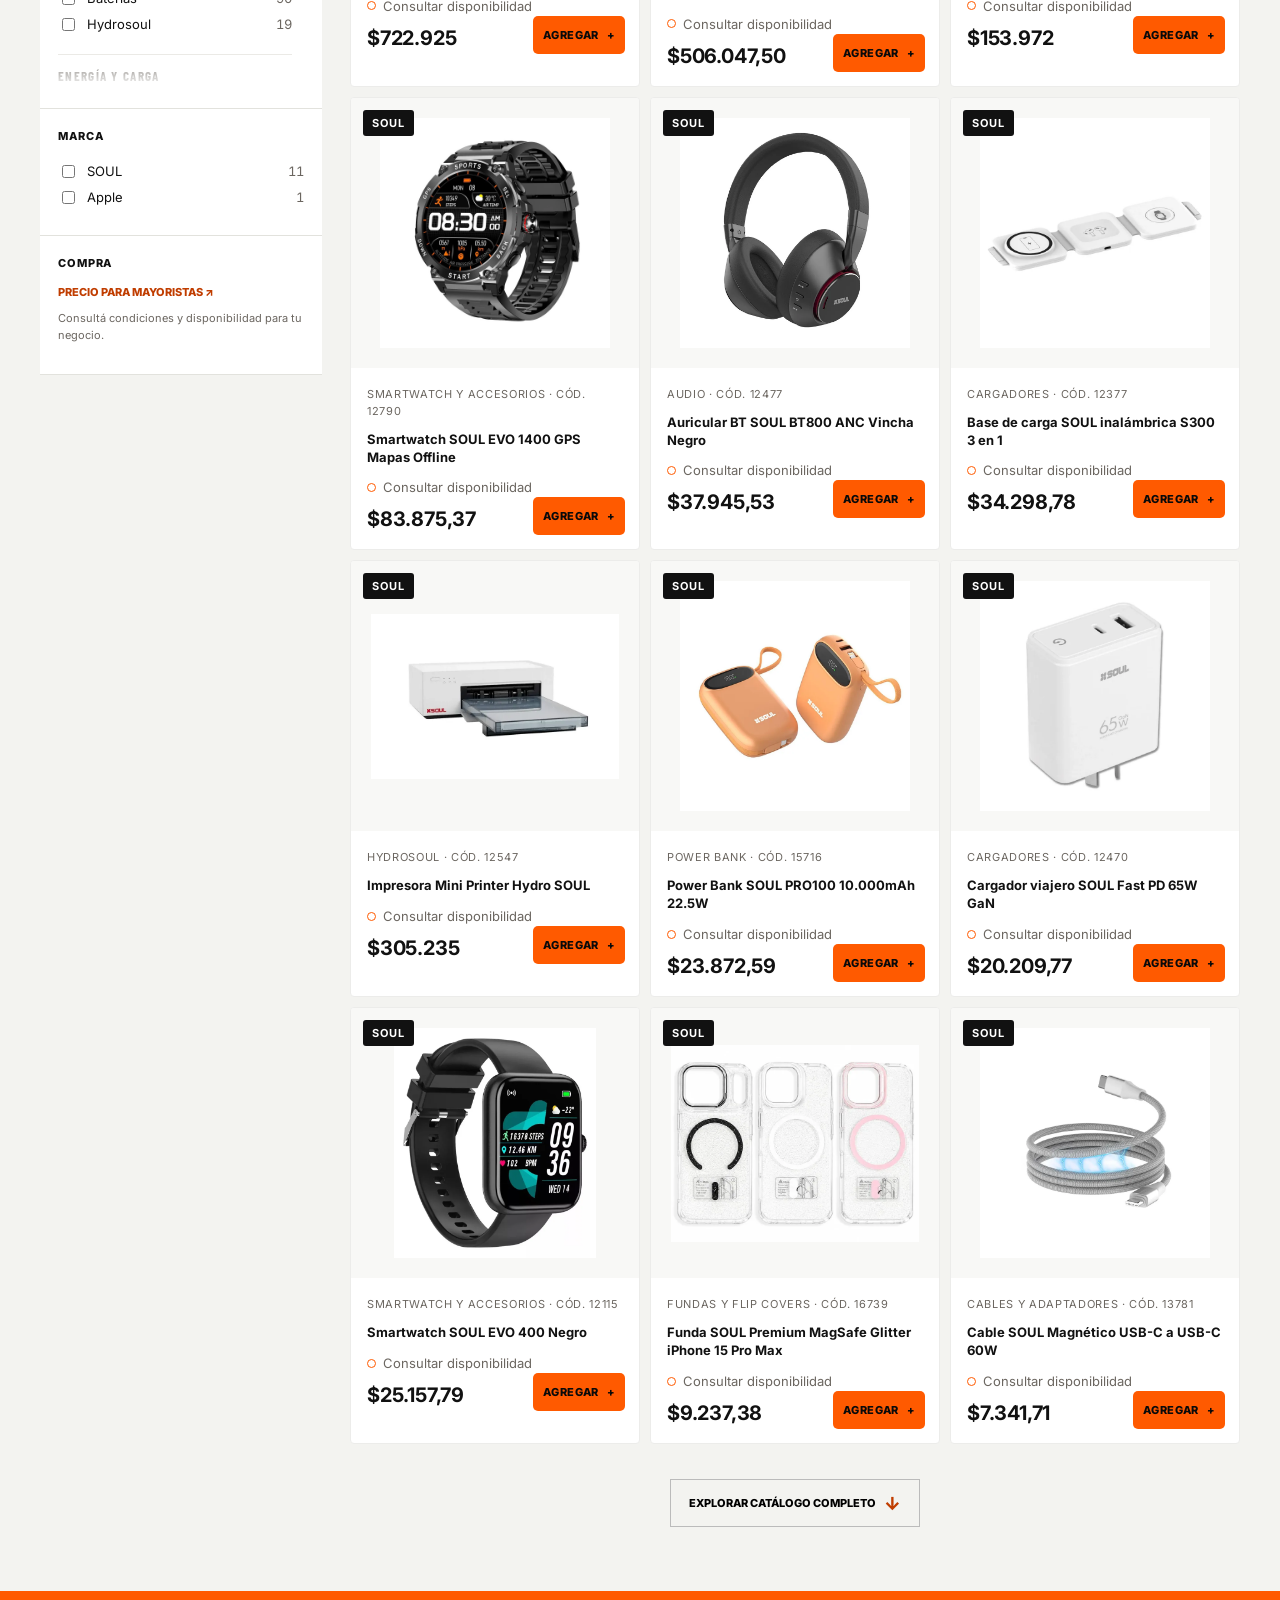
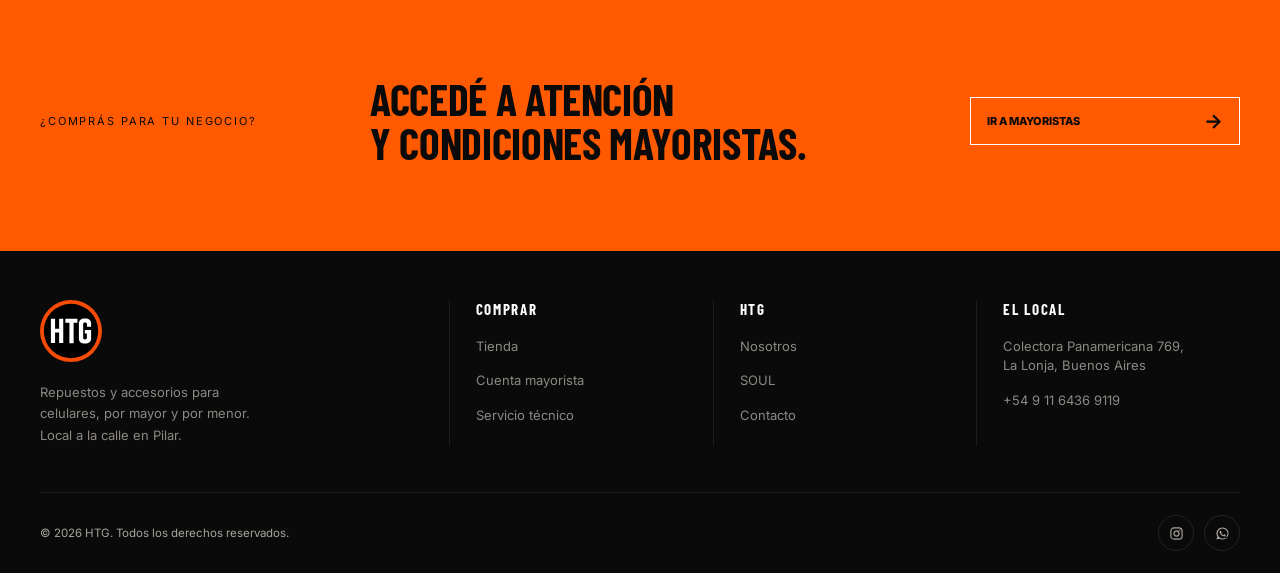
<file: tienda.html>
<!doctype html><html lang="es"><head><meta charset="utf-8"><meta name="viewport" content="width=device-width,initial-scale=1"><meta name="description" content="Módulos, pantallas, baterías, placas de carga, fundas, glass, audio y carga. Armá tu pedido y retiralo en el local de Pilar."><title>Tienda — Repuestos y accesorios para celulares | HTG</title><link rel="icon" href="htg-assets/htg-logo.svg">
  <link rel="canonical" href="https://htg.com.ar/tienda.html">
  <meta property="og:url" content="https://htg.com.ar/tienda.html">
  <meta property="og:type" content="website">
  <meta property="og:site_name" content="HTG">
  <meta property="og:locale" content="es_AR">
  <meta property="og:title" content="Tienda — Repuestos y accesorios para celulares | HTG">
  <meta property="og:description" content="Módulos, pantallas, baterías, placas de carga, fundas, glass, audio y carga. Armá tu pedido y retiralo en el local de Pilar.">
  <meta property="og:image" content="https://htg.com.ar/htg-assets/og-htg.jpg">
  <meta property="og:image:width" content="1200">
  <meta property="og:image:height" content="630">
  <meta property="og:image:alt" content="Local de HTG en Pilar: mostrador y góndolas de repuestos y accesorios para celulares.">
  <meta name="twitter:card" content="summary_large_image">
  <meta name="twitter:title" content="Tienda — Repuestos y accesorios para celulares | HTG">
  <meta name="twitter:description" content="Módulos, pantallas, baterías, placas de carga, fundas, glass, audio y carga. Armá tu pedido y retiralo en el local de Pilar.">
  <meta name="twitter:image" content="https://htg.com.ar/htg-assets/og-htg.jpg">
  <meta name="theme-color" content="#0a0a0a">
  <link rel="apple-touch-icon" href="htg-assets/apple-touch-icon.png">
  <link rel="stylesheet" href="styles.css"></head>
<body class="store-page">
<div class="store-topline"><span>Venta minorista y mayorista</span><b>Envíos a todo el país</b><a href="mayoristas.html">¿Comprás para tu negocio? →</a></div>
  <div class="topbar">
    <div class="wrap topbar-in">
      <p class="topbar-item">Retiro en el local de Pilar</p>
      <p class="topbar-item">Envíos a todo el país desde $200.000</p>
      <p class="topbar-item">Distribuidor oficial Soul</p>
    </div>
  </div>
  <header class="site-header store-header">
    <a class="logo" href="index.html"><img src="htg-assets/htg-logo.svg" alt="HTG" width="640" height="640" loading="eager" decoding="async"></a>
    <button class="menu-toggle" aria-expanded="false" aria-controls="main-nav" aria-label="Abrir menú"><span></span><span></span></button>
    <nav id="main-nav" class="main-nav" aria-label="Navegación principal"><a href="index.html">Home</a><a href="tienda.html" class="active" aria-current="page">Tienda</a><a href="mayoristas.html">Mayorista</a><a href="servicio-tecnico.html">Servicio técnico</a><a href="nosotros.html">Nosotros</a><a href="contacto.html">Contacto</a></nav>
    <div class="header-tools"><button class="tool tool--search store-search-trigger" aria-label="Ir al buscador"><i class="ico ico-search"></i><span>Buscar</span></button><a class="tool" href="mayoristas.html"><i class="ico ico-user"></i><span>Cuenta</span></a><button class="tool tool--order store-cart-trigger" aria-label="Abrir tu pedido"><i class="ico ico-box"></i><span>Pedido</span><b class="tool-count store-cart-count">0</b></button></div>
  </header>
<main>
<section class="store-title wrap">
<div class="store-title-text"><p>INICIO / TIENDA</p><h1>Todo lo que<br>necesitás, <em>acá.</em></h1><div class="store-title-copy"><span>CATÁLOGO HTG</span><p>Repuestos, accesorios y tecnología para comprar, reparar o abastecer tu negocio.</p></div></div>
<img class="store-title-photo" src="htg-assets/tienda.webp" alt="Cargador multipuerto, aro de luz, micrófono inalámbrico y hub USB-C sobre pedestales" width="1426" height="803" loading="eager" fetchpriority="high" decoding="async">
</section>
<section class="store-feature wrap"><div class="store-feature-copy"><span>SELECCIÓN SOUL / 01</span><h2>Productos que<br>siguen tu ritmo.</h2><p>Audio, carga y conexión para todos los días.</p><a href="soul.html">Conocé la línea SOUL ↗</a></div><div class="store-feature-products"><img src="htg-assets/12477.webp" alt="Auricular SOUL" width="878" height="878" loading="eager" decoding="async"><img src="htg-assets/15716.webp" alt="Power bank SOUL" width="744" height="744" loading="eager" decoding="async"><img src="htg-assets/13781.webp" alt="Cable SOUL" width="716" height="716" loading="eager" decoding="async"></div><div class="store-feature-grid"></div></section>
<section class="store-catalog wrap"><div class="store-toolbar"><button class="store-filter-toggle" aria-expanded="false">Filtros <span>+</span></button><label class="store-search"><i class="ico ico-search"></i><input id="store-search" type="search" placeholder="Buscar por producto, marca o código" autocomplete="off"></label><label class="store-sort">Ordenar por<select id="store-sort"><option value="featured">Destacados</option><option value="price-asc">Menor precio</option><option value="price-desc">Mayor precio</option><option value="name">Nombre</option></select></label><div class="store-view"><button class="active" data-view="grid" aria-label="Vista cuadrícula"><i class="ico ico-grid"></i></button><button data-view="compact" aria-label="Vista compacta"><i class="ico ico-list"></i></button></div></div>
<div class="store-layout"><aside class="store-filters" aria-label="Filtros del catálogo"><div class="filter-head"><b>Filtrar productos</b><button class="filter-clear">Limpiar</button></div><fieldset class="filter-rubros"><legend>Rubro</legend><p class="filter-scale">2.752 productos en 26 rubros</p><div class="rubro-box"><div class="rubro-scroll"><b class="rubro-fam">Protección</b><label><input type="checkbox" value="fundas-flip-covers" data-filter="category" data-label="Fundas y flip covers"> Fundas y flip covers <span>1.357</span></label><label><input type="checkbox" value="glass-protectores" data-filter="category" data-label="Glass y protectores de cámara"> Glass y protectores de cámara <span>245</span></label><label><input type="checkbox" value="estuches-tablet-notebook" data-filter="category" data-label="Estuches tablet y notebook"> Estuches tablet y notebook <span>18</span></label><b class="rubro-fam">Repuestos y taller</b><label><input type="checkbox" value="placas-carga" data-filter="category" data-label="Placas de carga"> Placas de carga <span>255</span></label><label><input type="checkbox" value="modulos" data-filter="category" data-label="Módulos"> Módulos <span>245</span></label><label><input type="checkbox" value="tapa-trasera" data-filter="category" data-label="Tapa trasera"> Tapa trasera <span>97</span></label><label><input type="checkbox" value="baterias" data-filter="category" data-label="Baterías"> Baterías <span>90</span></label><label><input type="checkbox" value="hydrosoul" data-filter="category" data-label="Hydrosoul"> Hydrosoul <span>19</span></label><b class="rubro-fam">Energía y carga</b><label><input type="checkbox" value="cables-adaptadores" data-filter="category" data-label="Cables y adaptadores"> Cables y adaptadores <span>68</span></label><label><input type="checkbox" value="cargadores" data-filter="category" data-label="Cargadores"> Cargadores <span>46</span></label><label><input type="checkbox" value="pilas" data-filter="category" data-label="Pilas"> Pilas <span>12</span></label><label><input type="checkbox" value="power-bank" data-filter="category" data-label="Power bank"> Power bank <span>11</span></label><b class="rubro-fam">Accesorios</b><label><input type="checkbox" value="smartwatch" data-filter="category" data-label="Smartwatch y accesorios"> Smartwatch y accesorios <span>37</span></label><label><input type="checkbox" value="accesorios" data-filter="category" data-label="Accesorios"> Accesorios <span>37</span></label><label><input type="checkbox" value="soportes" data-filter="category" data-label="Soportes celular, tablet y TV"> Soportes celular, tablet y TV <span>23</span></label><label><input type="checkbox" value="content-creators" data-filter="category" data-label="Content creators y streaming"> Content creators y streaming <span>10</span></label><label><input type="checkbox" value="sport-outdoor" data-filter="category" data-label="Sport / outdoor"> Sport / outdoor <span>2</span></label><label><input type="checkbox" value="hidratacion" data-filter="category" data-label="Hidratación"> Hidratación <span>1</span></label><b class="rubro-fam">Tecnología</b><label><input type="checkbox" value="perifericos" data-filter="category" data-label="Mouse, teclados y periféricos"> Mouse, teclados y periféricos <span>28</span></label><label><input type="checkbox" value="conectividad" data-filter="category" data-label="Conectividad"> Conectividad <span>23</span></label><label><input type="checkbox" value="gamer" data-filter="category" data-label="Gamer"> Gamer <span>17</span></label><label><input type="checkbox" value="telefonos-libres" data-filter="category" data-label="Teléfonos libres"> Teléfonos libres <span>15</span></label><label><input type="checkbox" value="memorias-pendrive" data-filter="category" data-label="Memorias y pendrive"> Memorias y pendrive <span>12</span></label><label><input type="checkbox" value="camaras-vigilancia" data-filter="category" data-label="Cámaras de vigilancia"> Cámaras de vigilancia <span>4</span></label><b class="rubro-fam">Audio</b><label><input type="checkbox" value="audio" data-filter="category" data-label="Audio"> Audio <span>48</span></label><label><input type="checkbox" value="parlantes" data-filter="category" data-label="Parlantes"> Parlantes <span>32</span></label></div></div></fieldset><fieldset><legend>Marca</legend><label><input type="checkbox" value="soul" data-filter="brand" data-label="SOUL"> SOUL <span>11</span></label><label><input type="checkbox" value="apple" data-filter="brand" data-label="Apple"> Apple <span>1</span></label></fieldset><fieldset><legend>Compra</legend><a href="mayoristas.html">Precio para mayoristas ↗</a><p>Consultá condiciones y disponibilidad para tu negocio.</p></fieldset></aside>
<div class="store-results"><div class="store-results-head"><p><b class="store-result-count">12</b> productos</p><div class="active-filters" aria-live="polite"></div></div><div class="store-product-grid">
<article class="store-product" data-category="hydrosoul" data-brand="soul" data-price="722925" data-name="Máquina Hydrogel Plotter SOUL" data-code="11635"><div class="store-product-image"><span class="product-badge">SOUL</span><img src="htg-assets/11635.webp" alt="Máquina Hydrogel Plotter SOUL" width="684" height="684" loading="lazy" decoding="async"><button class="quick-view" type="button">Vista rápida</button></div><div class="store-product-info"><small>HYDROSOUL · CÓD. 11635</small><h3>Máquina Hydrogel Plotter SOUL</h3><p class="availability">Consultar disponibilidad</p><strong>$722.925</strong><button class="store-add" type="button">Agregar <span>+</span></button></div></article>
<article class="store-product" data-category="parlantes" data-brand="soul" data-price="506047.5" data-name="Parlante SOUL BT XL5000 Ultra Hit 300W" data-code="16643"><div class="store-product-image"><span class="product-badge">SOUL</span><img src="htg-assets/16643.webp" alt="Parlante SOUL BT XL5000" width="422" height="986" loading="lazy" decoding="async"><button class="quick-view" type="button">Vista rápida</button></div><div class="store-product-info"><small>PARLANTES · CÓD. 16643</small><h3>Parlante SOUL BT XL5000 Ultra Hit 300W</h3><p class="availability">Consultar disponibilidad</p><strong>$506.047,50</strong><button class="store-add" type="button">Agregar <span>+</span></button></div></article>
<article class="store-product" data-category="modulos" data-brand="apple" data-price="153972" data-name="Módulo iPhone 17 Pro Max OLED Soft JK" data-code="16885"><div class="store-product-image"><span class="product-badge neutral">REPUESTO</span><img src="htg-assets/16885.webp" alt="Módulo iPhone 17 Pro Max" width="684" height="684" loading="lazy" decoding="async"><button class="quick-view" type="button">Vista rápida</button></div><div class="store-product-info"><small>MÓDULOS · CÓD. 16885</small><h3>Módulo iPhone 17 Pro Max OLED Soft JK</h3><p class="availability">Consultar disponibilidad</p><strong>$153.972</strong><button class="store-add" type="button">Agregar <span>+</span></button></div></article>
<article class="store-product" data-category="smartwatch" data-brand="soul" data-price="83875.37" data-name="Smartwatch SOUL EVO 1400 GPS" data-code="12790"><div class="store-product-image"><span class="product-badge">SOUL</span><img src="htg-assets/12790.webp" alt="Smartwatch SOUL EVO 1400" width="1104" height="1104" loading="lazy" decoding="async"><button class="quick-view" type="button">Vista rápida</button></div><div class="store-product-info"><small>SMARTWATCH Y ACCESORIOS · CÓD. 12790</small><h3>Smartwatch SOUL EVO 1400 GPS Mapas Offline</h3><p class="availability">Consultar disponibilidad</p><strong>$83.875,37</strong><button class="store-add" type="button">Agregar <span>+</span></button></div></article>
<article class="store-product" data-category="audio" data-brand="soul" data-price="37945.53" data-name="Auricular BT SOUL BT800 ANC" data-code="12477"><div class="store-product-image"><span class="product-badge">SOUL</span><img src="htg-assets/12477.webp" alt="Auricular BT SOUL BT800" width="878" height="878" loading="lazy" decoding="async"><button class="quick-view" type="button">Vista rápida</button></div><div class="store-product-info"><small>AUDIO · CÓD. 12477</small><h3>Auricular BT SOUL BT800 ANC Vincha Negro</h3><p class="availability">Consultar disponibilidad</p><strong>$37.945,53</strong><button class="store-add" type="button">Agregar <span>+</span></button></div></article>
<article class="store-product" data-category="cargadores" data-brand="soul" data-price="34298.78" data-name="Base de carga SOUL S300 3 en 1" data-code="12377"><div class="store-product-image"><span class="product-badge">SOUL</span><img src="htg-assets/12377.webp" alt="Base de carga SOUL S300" width="684" height="684" loading="lazy" decoding="async"><button class="quick-view" type="button">Vista rápida</button></div><div class="store-product-info"><small>CARGADORES · CÓD. 12377</small><h3>Base de carga SOUL inalámbrica S300 3 en 1</h3><p class="availability">Consultar disponibilidad</p><strong>$34.298,78</strong><button class="store-add" type="button">Agregar <span>+</span></button></div></article>
<article class="store-product" data-category="hydrosoul" data-brand="soul" data-price="305235" data-name="Impresora Mini Printer Hydro SOUL" data-code="12547"><div class="store-product-image"><span class="product-badge">SOUL</span><img src="htg-assets/12547.webp" alt="Impresora Mini Printer Hydro SOUL" width="684" height="456" loading="lazy" decoding="async"><button class="quick-view" type="button">Vista rápida</button></div><div class="store-product-info"><small>HYDROSOUL · CÓD. 12547</small><h3>Impresora Mini Printer Hydro SOUL</h3><p class="availability">Consultar disponibilidad</p><strong>$305.235</strong><button class="store-add" type="button">Agregar <span>+</span></button></div></article>
<article class="store-product" data-category="power-bank" data-brand="soul" data-price="23872.59" data-name="Power Bank SOUL PRO100 10000mAh" data-code="15716"><div class="store-product-image"><span class="product-badge">SOUL</span><img src="htg-assets/15716.webp" alt="Power Bank SOUL PRO100" width="744" height="744" loading="lazy" decoding="async"><button class="quick-view" type="button">Vista rápida</button></div><div class="store-product-info"><small>POWER BANK · CÓD. 15716</small><h3>Power Bank SOUL PRO100 10.000mAh 22.5W</h3><p class="availability">Consultar disponibilidad</p><strong>$23.872,59</strong><button class="store-add" type="button">Agregar <span>+</span></button></div></article>
<article class="store-product" data-category="cargadores" data-brand="soul" data-price="20209.77" data-name="Cargador viajero SOUL Fast PD 65W" data-code="12470"><div class="store-product-image"><span class="product-badge">SOUL</span><img src="htg-assets/12470.webp" alt="Cargador viajero SOUL Fast PD" width="684" height="684" loading="lazy" decoding="async"><button class="quick-view" type="button">Vista rápida</button></div><div class="store-product-info"><small>CARGADORES · CÓD. 12470</small><h3>Cargador viajero SOUL Fast PD 65W GaN</h3><p class="availability">Consultar disponibilidad</p><strong>$20.209,77</strong><button class="store-add" type="button">Agregar <span>+</span></button></div></article>
<article class="store-product" data-category="smartwatch" data-brand="soul" data-price="25157.79" data-name="Smartwatch SOUL EVO 400" data-code="12115"><div class="store-product-image"><span class="product-badge">SOUL</span><img src="htg-assets/12115.webp" alt="Smartwatch SOUL EVO 400" width="684" height="777" loading="lazy" decoding="async"><button class="quick-view" type="button">Vista rápida</button></div><div class="store-product-info"><small>SMARTWATCH Y ACCESORIOS · CÓD. 12115</small><h3>Smartwatch SOUL EVO 400 Negro</h3><p class="availability">Consultar disponibilidad</p><strong>$25.157,79</strong><button class="store-add" type="button">Agregar <span>+</span></button></div></article>
<article class="store-product" data-category="fundas-flip-covers" data-brand="soul" data-price="9237.38" data-name="Funda SOUL Premium MagSafe Glitter iPhone 15 Pro Max" data-code="16739"><div class="store-product-image"><span class="product-badge">SOUL</span><img src="htg-assets/16739.webp" alt="Funda SOUL Premium MagSafe" width="684" height="543" loading="lazy" decoding="async"><button class="quick-view" type="button">Vista rápida</button></div><div class="store-product-info"><small>FUNDAS Y FLIP COVERS · CÓD. 16739</small><h3>Funda SOUL Premium MagSafe Glitter iPhone 15 Pro Max</h3><p class="availability">Consultar disponibilidad</p><strong>$9.237,38</strong><button class="store-add" type="button">Agregar <span>+</span></button></div></article>
<article class="store-product" data-category="cables-adaptadores" data-brand="soul" data-price="7341.71" data-name="Cable SOUL Magnético USB-C 60W" data-code="13781"><div class="store-product-image"><span class="product-badge">SOUL</span><img src="htg-assets/13781.webp" alt="Cable SOUL Magnético USB-C" width="716" height="716" loading="lazy" decoding="async"><button class="quick-view" type="button">Vista rápida</button></div><div class="store-product-info"><small>CABLES Y ADAPTADORES · CÓD. 13781</small><h3>Cable SOUL Magnético USB-C a USB-C 60W</h3><p class="availability">Consultar disponibilidad</p><strong>$7.341,71</strong><button class="store-add" type="button">Agregar <span>+</span></button></div></article>
</div><div class="store-empty" hidden><i class="ico ico-search"></i><h2>No encontramos productos</h2><p>Probá con otra búsqueda o limpiá los filtros.</p><button class="filter-clear">Limpiar filtros</button></div><button class="store-load-more" type="button">Explorar catálogo completo <span>↓</span></button></div></div></section>
<section class="store-wholesale-band"><div class="wrap"><span>¿COMPRÁS PARA TU NEGOCIO?</span><h2>Accedé a atención<br>y condiciones mayoristas.</h2><a href="mayoristas.html">Ir a Mayoristas <b>→</b></a></div></section></main>
<div class="store-cart-overlay" hidden></div><aside class="store-cart-drawer" aria-hidden="true" aria-label="Tu pedido"><div class="cart-drawer-head"><b>Tu pedido</b><button class="store-cart-close" aria-label="Cerrar el pedido">×</button></div><div class="cart-drawer-items"><div class="cart-empty"><i class="ico ico-cart"></i><p>Todavía no agregaste nada.</p></div></div><div class="cart-drawer-foot"><div><span>Subtotal</span><strong class="cart-total">$0</strong></div><button>Enviar pedido <span>→</span></button><small>El pedido se abona y se retira en el local de Pilar.</small></div></aside>
<footer>
    <div class="wrap footer-grid">
      <div class="footer-brand">
        <img src="htg-assets/htg-logo.svg" alt="HTG" width="120" height="120" loading="lazy" decoding="async">
        <p>Repuestos y accesorios para celulares, por mayor y por menor. Local a la calle en Pilar.</p>
            </div>
      <nav><b>Comprar</b><a href="tienda.html">Tienda</a><a href="mayoristas.html">Cuenta mayorista</a><a href="servicio-tecnico.html">Servicio técnico</a></nav>
      <nav><b>HTG</b><a href="nosotros.html">Nosotros</a><a href="soul.html">SOUL</a><a href="contacto.html">Contacto</a></nav>
      <nav><b>El local</b><a href="https://www.google.com/maps/search/?api=1&amp;query=HTG+Celulares+Pilar+Colectora+Panamericana+769+La+Lonja" target="_blank" rel="noopener">Colectora Panamericana 769,<br>La Lonja, Buenos Aires</a><a href="https://wa.me/5491164369119" target="_blank" rel="noopener">+54 9 11 6436 9119</a></nav>
    </div>
    <div class="wrap legal"><span>© 2026 HTG. Todos los derechos reservados.</span><div class="footer-social">
          <a href="https://instagram.com/htgpilar" target="_blank" rel="noopener" aria-label="Instagram de HTG"><i class="ico ico-ig"></i></a>
          <a href="https://wa.me/5491164369119" target="_blank" rel="noopener" aria-label="WhatsApp de HTG"><i class="ico ico-wa"></i></a>
        </div></div>
  </footer><script src="script.js"></script></body></html>
</file>
<file: styles.css>
@import url('https://fonts.googleapis.com/css2?family=Barlow+Condensed:wght@600;700;800&family=Inter:wght@400;500;600;700;800&display=swap');
:root{--orange:#ff5a00;--warm:#f5f4f1;--line:#dededb;--green:#2aa756;--wrap:1370px}*{box-sizing:border-box}html{scroll-behavior:smooth;scroll-padding-top:104px}body{margin:0;background:var(--warm);color:#111;font-family:Inter,Arial,sans-serif;font-size:14px}a{color:inherit;text-decoration:none}img{display:block;max-width:100%;height:auto}button,input,select{font:inherit}.wrap{width:min(calc(100% - 80px),var(--wrap));margin-inline:auto}.site-header{height:90px;padding-inline:max(40px,calc((100% - var(--wrap)) / 2));background:#0a0a0a;color:#fff;display:grid;grid-template-columns:auto 1fr auto;align-items:center;gap:44px;position:sticky;top:0;z-index:20;transition:box-shadow .3s ease}.logo img{width:60px;min-width:60px}.ico{display:block;width:21px;height:21px;background:currentColor;-webkit-mask:var(--i) center/contain no-repeat;mask:var(--i) center/contain no-repeat}.ico-search{--i:url("data:image/svg+xml,%3Csvg xmlns='http://www.w3.org/2000/svg' viewBox='0 0 24 24' fill='none' stroke='%23000' stroke-width='1.9' stroke-linecap='round'%3E%3Ccircle cx='10.5' cy='10.5' r='7'/%3E%3Cpath d='M15.6 15.6L21 21'/%3E%3C/svg%3E")}.ico-user{--i:url("data:image/svg+xml,%3Csvg xmlns='http://www.w3.org/2000/svg' viewBox='0 0 24 24' fill='none' stroke='%23000' stroke-width='1.7' stroke-linecap='round' stroke-linejoin='round'%3E%3Ccircle cx='12' cy='8' r='4'/%3E%3Cpath d='M4 21c1-4.4 4-6.6 8-6.6s7 2.2 8 6.6'/%3E%3C/svg%3E")}.ico-cart{--i:url("data:image/svg+xml,%3Csvg xmlns='http://www.w3.org/2000/svg' viewBox='0 0 24 24' fill='none' stroke='%23000' stroke-width='1.7' stroke-linecap='round' stroke-linejoin='round'%3E%3Cpath d='M2 3.2h3.1l2.6 12.1h10.1l2-8.9H6.2'/%3E%3Ccircle cx='9.8' cy='20' r='1.5'/%3E%3Ccircle cx='17.4' cy='20' r='1.5'/%3E%3C/svg%3E")}.chev{display:inline-block;width:9px;height:9px;background:currentColor;opacity:.85;-webkit-mask:url("data:image/svg+xml,%3Csvg xmlns='http://www.w3.org/2000/svg' viewBox='0 0 24 24' fill='none' stroke='%23000' stroke-width='2.6' stroke-linecap='round' stroke-linejoin='round'%3E%3Cpath d='M5 9l7 7 7-7'/%3E%3C/svg%3E") center/contain no-repeat;mask:url("data:image/svg+xml,%3Csvg xmlns='http://www.w3.org/2000/svg' viewBox='0 0 24 24' fill='none' stroke='%23000' stroke-width='2.6' stroke-linecap='round' stroke-linejoin='round'%3E%3Cpath d='M5 9l7 7 7-7'/%3E%3C/svg%3E") center/contain no-repeat}.main-nav{display:flex;gap:32px;align-items:center}.main-nav a{display:inline-flex;align-items:center;gap:7px;white-space:nowrap;font-size:var(--t-small);text-transform:uppercase;font-weight:700;letter-spacing:.05em;color:#eaeaea;padding:34px 0;transition:color .2s}.main-nav a:hover,.main-nav .active{color:var(--orange)}.mini-search{width:clamp(200px,25vw,372px);height:46px;border:1px solid #262626;background:#151515;border-radius:999px;display:flex;align-items:center;gap:10px;padding:0 18px 0 22px}.mini-search input{width:100%;min-width:0;border:0;outline:0;background:none;color:#fff;font-size:var(--t-small)}.mini-search input::placeholder{color:#7d7d7d}.mini-search button{border:0;background:none;color:#cfcfcf;padding:0;display:grid;place-items:center;cursor:pointer;transition:color .2s}.mini-search button:hover{color:var(--orange)}.icon-btn{color:#fff;border:0;background:none;padding:0;position:relative;display:grid;place-items:center;cursor:pointer;transition:color .2s}.icon-btn:hover{color:var(--orange)}.cart b{position:absolute;display:grid;place-items:center;min-width:15px;height:15px;padding:0 3px;background:var(--orange);border-radius:50px;font:700 var(--t-micro) Inter,sans-serif;top:-6px;right:-7px}.site-header.is-stuck{box-shadow:0 1px 0 rgba(255,255,255,.09),0 12px 30px rgba(0,0,0,.42)}.menu-toggle{display:none}.hero{background:#050505;color:#fff}.hero-media{position:relative;height:600px;background:#050505;overflow:hidden}.hero-photo{position:absolute;top:0;right:0;width:48.5%;height:100%;object-fit:cover;object-position:center 50%}.hero-shade{position:absolute;inset:0;background:linear-gradient(90deg,#050505 0,#050505 55%,rgba(5,5,5,.82) 61%,rgba(5,5,5,.4) 69%,rgba(5,5,5,.11) 78%,rgba(5,5,5,0) 88%),linear-gradient(0deg,rgba(5,5,5,.8) 0,transparent 32%),linear-gradient(180deg,rgba(5,5,5,.5) 0,transparent 16%)}.hero-content{position:absolute;top:50%;transform:translateY(-50%);left:0;right:0}.eyebrow{font-size:var(--t-small);text-transform:uppercase;font-weight:800;letter-spacing:.04em}.hero h1,.wholesale h2,.about h2{font-family:'Barlow Condensed',Impact,sans-serif;text-transform:uppercase}.hero h1{margin:18px 0 24px}.hero .eyebrow{font-size:var(--t-small);letter-spacing:.09em}.hero-content>p:last-of-type{font-size:var(--t-lede);line-height:1.8;color:#e9e9e9}.hero .btn{height:54px;font-size:var(--t-small);padding:0 30px}.hero .btn.dark{border-color:#5c5c5c}.actions{display:flex;gap:20px;margin-top:34px}.btn{height:50px;display:inline-flex;align-items:center;justify-content:center;padding:0 25px;text-transform:uppercase;font-weight:800;font-size:11px;border-radius:2px}.btn.primary{background:var(--orange)}.btn.primary span{font-size:20px;margin-left:24px}.btn.ghost{border:1px solid #aaa;color:#fff;background:rgba(0,0,0,.22)}.btn.dark{background:#0d0d0d;color:#fff;border:1px solid #2b2b2b;transition:background .2s}.btn.dark:hover{background:#1c1c1c}.btn.primary{transition:background .2s}.hero-benefits{height:90px;display:flex;align-items:center;justify-content:space-around;color:#fff;text-transform:uppercase;font-size:11px;font-weight:700;letter-spacing:.06em}.hero-benefits span{display:flex;align-items:center}.hero-benefits .ico{width:25px;height:25px;flex:none;color:var(--orange)}.ico-box{--i:url("data:image/svg+xml,%3Csvg xmlns='http://www.w3.org/2000/svg' viewBox='0 0 24 24' fill='none' stroke='%23000' stroke-width='1.6' stroke-linejoin='round' stroke-linecap='round'%3E%3Cpath d='M21 7.5L12 2.5 3 7.5v9l9 5 9-5z'/%3E%3Cpath d='M3 7.5l9 5 9-5M12 12.5V21.5'/%3E%3C/svg%3E")}.ico-truck{--i:url("data:image/svg+xml,%3Csvg xmlns='http://www.w3.org/2000/svg' viewBox='0 0 24 24' fill='none' stroke='%23000' stroke-width='1.6' stroke-linejoin='round' stroke-linecap='round'%3E%3Cpath d='M1.8 5.4h11.4v10.2H1.8z'/%3E%3Cpath d='M13.2 8.9h3.9l3.1 3.1v3.6h-7z'/%3E%3Ccircle cx='6.2' cy='18.2' r='2'/%3E%3Ccircle cx='17.2' cy='18.2' r='2'/%3E%3C/svg%3E")}.ico-users{--i:url("data:image/svg+xml,%3Csvg xmlns='http://www.w3.org/2000/svg' viewBox='0 0 24 24' fill='none' stroke='%23000' stroke-width='1.6' stroke-linejoin='round' stroke-linecap='round'%3E%3Ccircle cx='9' cy='8' r='3.4'/%3E%3Cpath d='M2.4 20.2c.8-3.7 3.2-5.6 6.6-5.6s5.8 1.9 6.6 5.6'/%3E%3Cpath d='M16.6 5.3a3.4 3.4 0 010 6.3M18.2 15c2.1.8 3.2 2.5 3.6 5.2'/%3E%3C/svg%3E")}.ico-invoice{--i:url("data:image/svg+xml,%3Csvg xmlns='http://www.w3.org/2000/svg' viewBox='0 0 24 24' fill='none' stroke='%23000' stroke-width='1.6' stroke-linejoin='round' stroke-linecap='round'%3E%3Cpath d='M5 2.6h14v18.8l-2.8-1.7-2.8 1.7-2.8-1.7-2.8 1.7L5 21.4z'/%3E%3Cpath d='M9 8.4h6M9 12.4h6'/%3E%3C/svg%3E")}.section{padding:44px 0 30px}.section-head{display:flex;align-items:center;justify-content:space-between;margin-bottom:25px}.section-head h2{text-transform:uppercase;margin:0}.section-head a{font-size:var(--t-micro);text-transform:uppercase;font-weight:800}.catmux{display:flex;gap:8px;list-style:none;margin:0;padding:0;height:400px}.catmux__item{flex:1 1 0;min-width:0;display:flex;transition:flex-grow .6s cubic-bezier(.22,.61,.36,1)}.catmux:hover .catmux__item,.catmux:focus-within .catmux__item{flex-grow:.78}.catmux:hover .catmux__item:hover,.catmux:focus-within .catmux__item:focus-within{flex-grow:2.3}.catmux__card{position:relative;isolation:isolate;overflow:hidden;flex:1 1 auto;width:100%;min-width:0;display:flex;flex-direction:column;justify-content:flex-end;padding:26px 22px;color:#fff;border-radius:4px;background:linear-gradient(177deg,#cacaca 0,#969696 46%,#2f2f2f 100%)}.catmux__card:after{content:'';position:absolute;inset:0;z-index:1;background:rgba(8,8,8,.22);transition:background .55s ease;pointer-events:none}.catmux__item:hover .catmux__card:after,.catmux__item:focus-within .catmux__card:after{background:rgba(8,8,8,0)}.catmux__photo{position:absolute;top:0;left:0;width:100%;height:76%;padding:18px 14px 0;object-fit:contain;mix-blend-mode:multiply;transform:scale(.98);transition:transform .7s cubic-bezier(.22,.61,.36,1)}.catmux__item:hover .catmux__photo,.catmux__item:focus-within .catmux__photo{transform:scale(1.04)}.catmux__veil{position:absolute;inset:0;z-index:2;pointer-events:none;background:linear-gradient(180deg,transparent 0,transparent 42%,rgba(6,6,6,.72) 78%,rgba(6,6,6,.94) 100%)}.catmux__card:before{content:'';position:absolute;top:0;left:0;right:0;height:2px;z-index:4;background:var(--orange);transform:scaleX(0);transform-origin:left center;transition:transform .6s cubic-bezier(.22,.61,.36,1)}.catmux__item:hover .catmux__card:before,.catmux__item:focus-within .catmux__card:before{transform:scaleX(1)}.catmux__foot{position:relative;z-index:3;display:block}.catmux__title{display:block;font-family:'Barlow Condensed',Impact,sans-serif;text-transform:uppercase;font-size:25px;line-height:1.02;letter-spacing:.005em}.catmux__reveal{display:block;max-width:32ch;max-height:0;margin-top:0;overflow:hidden;opacity:0;transform:translateY(9px);transition:max-height .55s cubic-bezier(.22,.61,.36,1),margin-top .55s cubic-bezier(.22,.61,.36,1),opacity .4s ease .1s,transform .45s cubic-bezier(.22,.61,.36,1) .1s}.catmux__item:hover .catmux__reveal,.catmux__item:focus-within .catmux__reveal{max-height:150px;margin-top:11px;opacity:1;transform:none}.catmux__desc{display:block;font-size:var(--t-small);line-height:1.5;color:#d2d2d2}.catmux__cta{display:inline-flex;align-items:center;gap:8px;margin-top:15px;font-size:var(--t-micro);font-weight:800;text-transform:uppercase;letter-spacing:.08em;white-space:nowrap}.catmux__arrow{font-style:normal;transition:transform .4s cubic-bezier(.22,.61,.36,1)}.catmux__item:hover .catmux__arrow,.catmux__item:focus-within .catmux__arrow{transform:translateX(4px)}.catmux__card:focus-visible{outline:2px solid var(--orange);outline-offset:-5px}.catmux__item--soul .catmux__card:after{background:transparent}.catmux__item--soul .catmux__card{background:linear-gradient(163deg,#ff7b30 0,#e04a00 62%,#c93f00 100%);justify-content:space-between}.catmux__item--soul .catmux__card:before{background:#fff}.catmux__soulmark{position:relative;z-index:1;width:112px;max-width:70%;filter:brightness(0) invert(1)}.catmux__soulprod{mix-blend-mode:multiply;position:absolute;left:50%;bottom:30%;z-index:1;transform:translateX(-50%);width:86%;max-width:210px;height:44%;object-fit:contain;transition:transform .7s cubic-bezier(.22,.61,.36,1)}.catmux__item--soul:hover .catmux__soulprod,.catmux__item--soul:focus-within .catmux__soulprod{transform:translateX(-50%) translateY(-6px)}.catmux__item--soul .catmux__title{font-family:Inter,Arial,sans-serif;font-size:var(--t-small);font-weight:700;line-height:1.4;text-transform:none;letter-spacing:0}.catmux__item--soul .catmux__desc{color:#ffe6d6}.catmux__item--soul .catmux__cta{color:#fff}.wholesale{min-height:376px;margin-top:8px;background:#0a0a0a;color:#fff;display:grid;grid-template-columns:42% 58%;overflow:hidden;border-radius:3px}.wholesale-copy{padding:34px 42px;display:flex;flex-direction:column;justify-content:center}.wholesale h2{margin:12px 0 20px}.wholesale ul{list-style:none;padding:0;margin:0 0 26px;display:grid;gap:13px;font-size:var(--t-small);line-height:1.45}.wholesale li{display:flex;align-items:center;gap:15px}.ico-wrench{--i:url("data:image/svg+xml,%3Csvg xmlns='http://www.w3.org/2000/svg' viewBox='0 0 24 24' fill='none' stroke='%23000' stroke-width='1.7' stroke-linecap='round' stroke-linejoin='round'%3E%3Cpath d='M15.4 3.4a5.2 5.2 0 00-6.1 6.9L3.6 16a1.9 1.9 0 002.7 2.7l5.7-5.7a5.2 5.2 0 006.9-6.1l-3 3-2.6-.7-.7-2.6z'/%3E%3C/svg%3E")}.ico-tag{--i:url("data:image/svg+xml,%3Csvg xmlns='http://www.w3.org/2000/svg' viewBox='0 0 24 24' fill='none' stroke='%23000' stroke-width='1.7' stroke-linecap='round' stroke-linejoin='round'%3E%3Cpath d='M20.6 12.9l-7.7 7.7a1.8 1.8 0 01-2.6 0l-7-7V3.4h10.2l7.1 7.1a1.8 1.8 0 010 2.4z'/%3E%3Ccircle cx='8' cy='8' r='1.5'/%3E%3C/svg%3E")}.ico-grid{--i:url("data:image/svg+xml,%3Csvg xmlns='http://www.w3.org/2000/svg' viewBox='0 0 24 24' fill='none' stroke='%23000' stroke-width='1.8'%3E%3Crect x='3' y='3' width='7.6' height='7.6' rx='1.2'/%3E%3Crect x='13.4' y='3' width='7.6' height='7.6' rx='1.2'/%3E%3Crect x='3' y='13.4' width='7.6' height='7.6' rx='1.2'/%3E%3Crect x='13.4' y='13.4' width='7.6' height='7.6' rx='1.2'/%3E%3C/svg%3E")}.ico-list{--i:url("data:image/svg+xml,%3Csvg xmlns='http://www.w3.org/2000/svg' viewBox='0 0 24 24' fill='none' stroke='%23000' stroke-width='1.8' stroke-linecap='round'%3E%3Cpath d='M3.4 6.2h17.2M3.4 12h17.2M3.4 17.8h17.2'/%3E%3C/svg%3E")}.ico-check{--i:url("data:image/svg+xml,%3Csvg xmlns='http://www.w3.org/2000/svg' viewBox='0 0 24 24' fill='none' stroke='%23000' stroke-width='1.7' stroke-linecap='round' stroke-linejoin='round'%3E%3Ccircle cx='12' cy='12' r='9.2'/%3E%3Cpath d='M7.8 12.2l2.9 2.9 5.5-5.9'/%3E%3C/svg%3E")}.wholesale li .ico{width:19px;height:19px;flex:none;color:var(--orange)}.wholesale .btn{align-self:flex-start;height:50px}.wholesale-photo{position:relative;overflow:hidden}.wholesale-photo img{position:absolute;inset:0;width:100%;height:100%;object-fit:cover}.wholesale-fade{position:absolute;inset:0;background:linear-gradient(90deg,rgba(10,10,10,.95) 0,rgba(10,10,10,.4) 7%,rgba(10,10,10,0) 19%)}.products{padding-bottom:46px}.section-head>div{display:flex;align-items:center;gap:12px}.section-head.light>div{display:block}.slide{width:32px;height:32px;border:1px solid #dcdcd9;border-radius:3px;background:#fff;color:#666;cursor:pointer;transition:border-color .2s,color .2s}.slide:hover{border-color:#b4b4b0;color:#111}.product-track{display:grid;grid-template-columns:repeat(6,1fr);gap:13px}.product-track article{position:relative;overflow:hidden;min-width:0;display:flex;flex-direction:column;background:#fff;border:1px solid #ececea;border-radius:4px;padding:15px;transition:transform .35s cubic-bezier(.22,.61,.36,1),border-color .35s ease,box-shadow .35s ease}.product-track article:before{content:'';position:absolute;top:0;left:0;right:0;height:2px;background:var(--orange);transform:scaleX(0);transform-origin:left center;transition:transform .45s cubic-bezier(.22,.61,.36,1)}.product-track article:hover,.product-track article:focus-within{transform:translateY(-4px);border-color:#dcd9d3;box-shadow:0 14px 30px rgba(22,19,15,.10)}.product-track article:hover:before,.product-track article:focus-within:before{transform:scaleX(1)}.product-track article img{width:100%;height:195px;object-fit:contain;margin-bottom:14px;transition:transform .5s cubic-bezier(.22,.61,.36,1)}.product-track article:hover img,.product-track article:focus-within img{transform:scale(1.05)}.product-track small{color:#9a9a9a;text-transform:uppercase;font-size:var(--t-micro);letter-spacing:.06em}.product-track h3{min-height:34px;font-weight:500;margin:6px 0 0;color:#22201d;transition:color .3s ease}.product-track article:hover h3{color:#000}.prod-buy{display:flex;align-items:center;justify-content:space-between;gap:10px;margin-top:auto;padding-top:14px}.product-track strong{display:block;font-size:20px;letter-spacing:-.01em}.product-track p{display:flex;align-items:center;gap:6px;color:var(--green);font-size:var(--t-small);margin:6px 0 0}.product-track p:before{content:'';width:7px;height:7px;border-radius:50%;background:var(--green);flex:none}.product-track button{flex:none;width:42px;height:42px;border:0;border-radius:5px;background:var(--orange);display:grid;place-items:center;cursor:pointer;transition:background .25s}.product-track button:hover{background:#e05000}.product-track button .ico{width:20px;height:20px}.product-track button.added{background:var(--green)}.banners{margin:34px auto 42px}.banner-viewport{position:relative;border-radius:4px;overflow:hidden}.banner-track{display:flex;overflow-x:auto;overscroll-behavior-x:contain;scroll-snap-type:x mandatory;scroll-behavior:smooth;scrollbar-width:none;-ms-overflow-style:none}.banner-track::-webkit-scrollbar{display:none}.banner-slide{flex:0 0 100%;scroll-snap-align:start;display:block}.banner-slide img{display:block;width:100%;aspect-ratio:4934/692;object-fit:cover}.banner-nav{position:absolute;top:50%;transform:translateY(-50%);width:40px;height:40px;padding:0;border:0;border-radius:50%;background:rgba(8,8,8,.62);color:#fff;display:grid;place-items:center;cursor:pointer;opacity:0;transition:opacity .3s ease,background .2s ease}.banners:hover .banner-nav,.banner-nav:focus-visible{opacity:1}.banner-nav:hover{background:var(--orange)}.banner-nav.prev{left:14px}.banner-nav.next{right:14px}.banner-nav .chev{width:15px;height:15px}.banner-nav.prev .chev{transform:rotate(90deg)}.banner-nav.next .chev{transform:rotate(-90deg)}.banner-dots{display:flex;justify-content:center;gap:8px;margin-top:14px}.banner-dots button{width:8px;height:8px;padding:0;border:0;border-radius:50%;background:#cfcdc8;cursor:pointer;transition:width .3s cubic-bezier(.22,.61,.36,1),background .25s ease,border-radius .3s ease}.banner-dots button:hover{background:#a9a7a2}.banner-dots button.active{width:24px;border-radius:5px;background:var(--orange)}.brands{--logo-scale:1.32;background:#fff;padding:34px 0 40px;overflow:hidden}.brands .eyebrow{margin:0 0 22px}.marquee{overflow:hidden;-webkit-mask-image:linear-gradient(90deg,transparent 0,#000 7%,#000 93%,transparent 100%);mask-image:linear-gradient(90deg,transparent 0,#000 7%,#000 93%,transparent 100%)}.marquee-track{display:flex;width:max-content;animation:marquee-run 42s linear infinite}.marquee:hover .marquee-track,.marquee:focus-within .marquee-track{animation-play-state:paused}.marquee-set{display:flex;align-items:center;gap:84px;margin:0;padding:0 42px;list-style:none}.marquee-set li{flex:none;display:grid;place-items:center}.marquee-set img{display:block;height:calc(var(--h,28px) * var(--logo-scale));width:auto;max-width:none}@keyframes marquee-run{from{transform:translateX(0)}to{transform:translateX(-50%)}}.about{margin:38px 0 48px;min-height:296px;display:grid;background:#0a0a0a;color:#fff;overflow:hidden}.about-copy{display:flex;flex-direction:column;justify-content:center}.about h2{margin:11px 0 13px}.about-copy>p:not(.eyebrow){font-size:var(--t-small);line-height:1.62;color:#dcdcdc;max-width:40ch}.about .btn{align-self:flex-start;margin-top:20px;height:48px}.about-photo{position:relative;overflow:hidden}.about-photo img{position:absolute;inset:0;width:100%;height:100%;object-fit:cover}.about-fade{position:absolute;inset:0;background:linear-gradient(90deg,rgba(10,10,10,.95) 0,rgba(10,10,10,.35) 6%,rgba(10,10,10,0) 17%)}.faq{padding-top:34px;padding-bottom:58px}.faq-grid{display:block;border-top:1px solid #d9d6d0;counter-reset:faq}.faq details{position:relative;counter-increment:faq;border-bottom:1px solid #d9d6d0;background:none;padding:0}.faq details:after{content:'';position:absolute;left:0;bottom:-1px;height:1px;width:0;background:var(--orange);transition:width .5s cubic-bezier(.22,.61,.36,1)}.faq details[open]:after{width:100%}.faq summary{display:grid;grid-template-columns:66px 1fr 44px;align-items:center;padding:23px 0;cursor:pointer;list-style:none;color:#1b1b1b;font-size:16px;font-weight:500;transition:color .25s}.faq summary::-webkit-details-marker{display:none}.faq summary::marker{content:''}.faq summary:before{content:counter(faq,decimal-leading-zero);font-family:'Barlow Condensed',sans-serif;font-size:var(--t-body);font-weight:700;letter-spacing:.1em;color:#b0aca4;transition:color .3s}.faq summary:after{content:'';width:20px;height:20px;justify-self:end;color:#8d8981;background:linear-gradient(currentColor,currentColor) center/100% 1.7px no-repeat,linear-gradient(currentColor,currentColor) center/1.7px 100% no-repeat;transition:transform .4s cubic-bezier(.22,.61,.36,1),color .25s}.faq summary:hover{color:#000}.faq summary:hover:before,.faq summary:hover:after{color:var(--orange)}.faq summary:focus-visible{outline:2px solid var(--orange);outline-offset:3px}.faq details[open] summary:before{color:var(--orange)}.faq details[open] summary:after{transform:rotate(135deg);color:var(--orange)}.faq details p{margin:0 0 27px;padding-left:66px;max-width:74ch;color:#5d5a55;font-size:var(--t-body);line-height:1.72}footer{background:#0a0a0a;color:#d8d5d0;padding:54px 0 0}.footer-grid{display:grid;grid-template-columns:1.55fr repeat(5,1fr);gap:0}.footer-grid>*{padding:0 26px}.footer-grid>*:first-child{padding-left:0}.footer-grid>*:last-child{padding-right:0}.footer-grid>*+*{border-left:1px solid #1d1d1d}.footer-brand img{width:62px}.footer-brand p{font-size:var(--t-small);line-height:1.65;color:#8c8983;margin:20px 0 24px;max-width:30ch}.footer-social{display:flex;gap:10px}.footer-social a{width:44px;height:44px;display:grid;place-items:center;border:1px solid #242424;border-radius:50%;color:#c6c3bd;transition:border-color .25s,color .25s,background .25s}.footer-social a:hover{border-color:var(--orange);background:var(--orange);color:#fff}.footer-social a:focus-visible{outline:2px solid var(--orange);outline-offset:2px}.footer-social .ico{width:17px;height:17px}.ico-ig{--i:url("data:image/svg+xml,%3Csvg xmlns='http://www.w3.org/2000/svg' viewBox='0 0 24 24' fill='none' stroke='%23000' stroke-width='1.8'%3E%3Crect x='3' y='3' width='18' height='18' rx='5.2'/%3E%3Ccircle cx='12' cy='12' r='4.1'/%3E%3Ccircle cx='17.4' cy='6.6' r='1.15' fill='%23000' stroke='none'/%3E%3C/svg%3E")}.ico-fb{--i:url("data:image/svg+xml,%3Csvg xmlns='http://www.w3.org/2000/svg' viewBox='0 0 24 24' fill='%23000'%3E%3Cpath d='M13.6 21v-8h2.7l.4-3.15h-3.1V7.85c0-.9.26-1.53 1.56-1.53h1.66V3.5c-.29-.04-1.28-.13-2.43-.13-2.41 0-4.06 1.47-4.06 4.18v2.3H7.6V13h2.73v8h3.27z'/%3E%3C/svg%3E")}.ico-wa{--i:url("data:image/svg+xml,%3Csvg xmlns='http://www.w3.org/2000/svg' viewBox='0 0 24 24' fill='%23000'%3E%3Cpath d='M12 2.3a9.66 9.66 0 00-8.3 14.6L2.3 21.7l4.95-1.35A9.66 9.66 0 1012 2.3zm0 1.75a7.9 7.9 0 016.72 12.06l-.29.47.83 3.02-3.1-.81-.45.26A7.9 7.9 0 1112 4.05zm-3.2 3.6c-.16 0-.42.06-.64.3-.22.24-.85.83-.85 2.02 0 1.19.87 2.34.99 2.5.12.16 1.68 2.66 4.13 3.62 2.04.8 2.45.64 2.9.6.44-.04 1.43-.58 1.63-1.15.2-.56.2-1.05.14-1.15-.06-.1-.22-.16-.46-.28-.24-.12-1.43-.7-1.65-.79-.22-.08-.38-.12-.54.12-.16.24-.62.79-.76.95-.14.16-.28.18-.52.06-.24-.12-1.02-.37-1.94-1.19-.72-.64-1.2-1.42-1.34-1.66-.14-.24-.02-.37.1-.49.11-.11.24-.28.36-.42.12-.14.16-.24.24-.4.08-.16.04-.3-.02-.42-.06-.12-.53-1.31-.74-1.79-.19-.45-.39-.39-.54-.4h-.48z'/%3E%3C/svg%3E")}.footer-grid nav{display:flex;flex-direction:column;align-items:flex-start;gap:9px}.footer-grid nav b{font-family:'Barlow Condensed',sans-serif;text-transform:uppercase;font-size:var(--t-body);font-weight:700;letter-spacing:.11em;color:#fff;margin-bottom:7px}.footer-grid nav a{padding:3px 0;font-size:var(--t-small);color:#8c8983;transition:color .2s}.footer-grid nav a:hover{color:var(--orange)}.footer-grid nav a:focus-visible{outline:2px solid var(--orange);outline-offset:2px}.legal{border-top:1px solid #1b1b1b;margin-top:46px;padding:20px 0 24px;display:flex;justify-content:space-between;gap:18px;font-size:11.5px}.legal a{transition:color .2s}.legal a:hover{color:#d8d5d0}.legal span+span{display:flex;gap:22px}
@media(max-width:1360px){.site-header{gap:26px}.main-nav{gap:22px}.main-nav a{font-size:var(--t-small);letter-spacing:.04em}.header-tools{gap:14px}}
@media(max-width:1120px){.mini-search,.store-search-trigger{display:none}}
@media(max-width:1000px){.site-header{grid-template-columns:auto 1fr auto;gap:22px}.main-nav{gap:16px}.mini-search{display:none}.wrap{width:min(calc(100% - 40px),var(--wrap))}.catmux{gap:6px}.catmux__card{padding:22px 14px}.catmux__title{font-size:21px}.product-track{display:flex;overflow:auto;scroll-snap-type:x mandatory}.product-track article{min-width:210px;scroll-snap-align:start}.footer-grid{grid-template-columns:1fr repeat(3,1fr)}.footer-grid>*{padding:0 18px}.footer-brand{grid-column:span 4;padding:0 0 28px;border-bottom:1px solid #1d1d1d;margin-bottom:28px}.footer-grid>*+*{border-left:1px solid #1d1d1d}.footer-brand+nav{border-left:0;padding-left:0}}
@media(max-width:700px){body{font-size:13px}.wrap{width:calc(100% - 32px)}.site-header{height:66px;grid-template-columns:1fr auto auto;gap:15px}html{scroll-padding-top:78px}.logo img{width:44px}.menu-toggle{display:flex;width:38px;height:38px;border:0;background:none;flex-direction:column;gap:7px;justify-content:center}.menu-toggle span{height:2px;width:24px;background:#fff}.main-nav{display:none;position:absolute;top:66px;left:0;right:0;background:#080808;flex-direction:column;align-items:stretch;padding:15px 20px;gap:0}.main-nav.open{display:flex}.main-nav a{padding:15px 0;border-bottom:1px solid #222;justify-content:space-between}.header-tools{gap:16px}.header-tools .account{display:none}.hero-media{height:470px}.hero-photo{width:100%;object-position:center 55%}.hero-shade{background:linear-gradient(90deg,rgba(5,5,5,.94),rgba(5,5,5,.55)),linear-gradient(0deg,rgba(5,5,5,.95) 0,transparent 45%)}.hero-content{top:50%}.hero h1{font-size:47px;line-height:1.02;margin:14px 0 18px}.hero-content>p:last-of-type{font-size:14px;line-height:1.65}.hero .btn{height:50px;font-size:11px;padding:0 22px}.actions{gap:12px;margin-top:26px}.hero-content>p:last-of-type br{display:none}.actions{flex-wrap:wrap}.hero-benefits{height:auto;display:grid;grid-template-columns:1fr 1fr;gap:18px;padding:22px 0}.wholesale{height:auto;grid-template-columns:1fr;margin-top:10px}.wholesale-copy{padding:30px 22px}.wholesale-photo{height:250px}.wholesale-fade{background:linear-gradient(180deg,rgba(10,10,10,.92) 0,rgba(10,10,10,0) 26%)}.wholesale h2{font-size:31px}.wholesale ul{font-size:var(--t-small);gap:12px}.section{padding-top:35px}.product-track article img{height:165px}.banners{margin:26px auto 32px}.banner-nav{opacity:1;width:34px;height:34px}.banner-nav.prev{left:8px}.banner-nav.next{right:8px}.brands{--logo-scale:1.02;padding:26px 0 28px}.marquee-set{gap:52px;padding:0 26px}.about{grid-template-columns:1fr;margin:28px 0 34px}.about-copy{padding:30px 22px}.about h2{font-size:28px}.about-photo{height:230px}.about-fade{background:linear-gradient(180deg,rgba(10,10,10,.9) 0,rgba(10,10,10,0) 24%)}.faq{padding-bottom:42px}.faq summary{grid-template-columns:44px 1fr 34px;padding:19px 0;font-size:var(--t-body)}.faq summary:before{font-size:var(--t-small)}.faq details p{padding-left:44px;font-size:var(--t-small)}.footer-grid{grid-template-columns:1fr 1fr;row-gap:30px}.footer-grid>*,.footer-grid>*+*{padding:0;border-left:0}.footer-brand{grid-column:span 2;padding-bottom:26px;border-bottom:1px solid #1d1d1d;margin-bottom:4px}.footer-grid nav a{padding:7px 0}.legal{flex-direction:column;gap:12px;align-items:flex-start}.legal span+span{gap:18px}.section-head h2{font-size:16px}}
@media(max-width:860px){.catmux{height:auto;gap:10px;overflow-x:auto;overscroll-behavior-x:contain;scroll-snap-type:x mandatory;scroll-padding-left:0;padding-bottom:12px;scrollbar-width:none;-ms-overflow-style:none}.catmux::-webkit-scrollbar{display:none}.catmux__item,.catmux:hover .catmux__item,.catmux:focus-within .catmux__item,.catmux:hover .catmux__item:hover,.catmux:focus-within .catmux__item:focus-within{flex:0 0 clamp(210px,66vw,265px);scroll-snap-align:start;transition:none}.catmux__card{min-height:340px;padding:22px 18px}.catmux__card:after{background:rgba(8,8,8,.06)}.catmux__photo{transform:scale(1)}.catmux__card:before{transform:scaleX(1)}.catmux__reveal{max-height:none;margin-top:11px;opacity:1;transform:none}.catmux__title{font-size:23px}}

/* Mayoristas */
.wholesale-page{background:var(--warm)}.wholesale-hero{height:600px;position:relative;background:#050505;color:#fff;overflow:hidden;display:grid;align-items:center}.wholesale-hero>img{position:absolute;top:0;right:0;width:50%;height:100%;object-fit:cover;object-position:56% center}.wholesale-hero-shade{position:absolute;inset:0;background:linear-gradient(90deg,#050505 0,#050505 53%,rgba(5,5,5,.84) 59%,rgba(5,5,5,.4) 68%,rgba(5,5,5,.11) 78%,rgba(5,5,5,0) 88%),linear-gradient(0deg,rgba(5,5,5,.75) 0,transparent 30%),linear-gradient(180deg,rgba(5,5,5,.5) 0,transparent 16%)}.wholesale-hero-content{position:relative;z-index:2}.wholesale-hero-content>p:last-of-type{font-size:16px;line-height:1.75;color:#e9e9e9}.wholesale-hero .btn{height:54px;font-size:var(--t-small);padding:0 30px}.wholesale-hero .btn.dark{border-color:#5c5c5c}.wholesale-hero h1{font:800 78px/.88 'Barlow Condensed',Impact,sans-serif;text-transform:uppercase;margin:18px 0 26px}.wholesale-hero h1 em{font-style:normal;color:var(--orange)}.wholesale-hero-content>p:not(.eyebrow){color:#ddd;font-size:var(--t-body);line-height:1.55}.wholesale-hero-index{position:absolute;z-index:2;right:4.5vw;bottom:55px;color:#fff;display:flex;gap:18px;align-items:flex-end}.wholesale-hero-index span{font:700 52px/1 'Barlow Condensed',sans-serif}.wholesale-hero-index p{font-size:var(--t-micro);text-transform:uppercase;line-height:1.45;border-left:1px solid #777;padding-left:18px;margin:0}.proof-bar{background:#050505}.hero-benefits.divided span{flex:1;justify-content:center;padding:0 10px}.hero-benefits.divided span+span{border-left:1px solid #232323}.proof-bar-old{background:#0a0a0a;color:#fff;border-top:1px solid #292929}.proof-bar>.wrap{min-height:112px;display:grid;grid-template-columns:repeat(4,1fr)}.proof-bar article{display:flex;align-items:center;gap:18px;padding:22px;border-right:1px solid #292929}.proof-bar article:first-child{border-left:1px solid #292929}.proof-bar article>span{font:700 28px 'Barlow Condensed',sans-serif}.proof-bar b{text-transform:uppercase;font-size:var(--t-micro)}.proof-bar p{font-size:11px;color:#999;margin:6px 0 0}.section-head.light{align-items:flex-end}.section-head.light h2{font:800 48px/.92 'Barlow Condensed',sans-serif;margin:8px 0 0}.wholesale-intro{display:grid;grid-template-columns:.9fr 1.1fr;gap:60px;align-items:center;padding:62px 0 66px}.intro-copy h2{font-family:'Barlow Condensed',sans-serif;text-transform:uppercase;margin:0}.intro-rule{display:block;width:58px;height:3px;background:var(--orange);margin:22px 0 22px}.intro-copy p{font-size:var(--t-body);line-height:1.82;color:#4f4c47;margin:0;max-width:54ch}.intro-photo img{width:100%;height:330px;object-fit:cover;border-radius:3px;display:block}.wholesale-categories{background:#0a0a0a;color:#fff;padding:52px 0 58px}.wholesale-categories .section-head{margin-bottom:26px}.wholesale-category-grid{display:grid;grid-template-columns:repeat(3,1fr);grid-auto-rows:246px;gap:12px}.wc-tall{grid-row:span 2}.wc-card{position:relative;overflow:hidden;display:flex;flex-direction:column;padding:26px 24px;border-radius:3px;background:#131313;color:#fff;transition:transform .4s cubic-bezier(.22,.61,.36,1)}.wc-card:after{content:'';position:absolute;inset:0;z-index:0;background:linear-gradient(164deg,#ff7526 0,#e04a00 72%,#cf4300 100%);opacity:0;transition:opacity .45s ease}.wc-card:hover:after,.wc-card:focus-visible:after{opacity:1}.wc-card:before{content:'';position:absolute;top:0;left:0;right:0;height:2px;z-index:4;background:#fff;transform:scaleX(0);transform-origin:left center;transition:transform .45s cubic-bezier(.22,.61,.36,1)}.wc-card:hover:before,.wc-card:focus-visible:before{transform:scaleX(1)}.wc-txt{position:relative;z-index:3}.wc-wide .wc-txt{max-width:46%}.wc-txt h3{font-family:'Barlow Condensed',sans-serif;text-transform:uppercase;margin:0 0 8px}.wc-txt p{font-size:var(--t-small);line-height:1.55;color:#a5a29c;margin:0;transition:color .45s ease}.wc-card:hover .wc-txt p{color:#ffe2d0}.wc-card>img{position:absolute;z-index:1;left:50%;bottom:14px;transform:translateX(-50%);width:88%;height:66%;object-fit:contain;transition:transform .55s cubic-bezier(.22,.61,.36,1)}.wc-card:hover>img{transform:translateX(-50%) scale(1.06)}.wc-tall>img{bottom:24px;height:70%;width:82%}.wc-wide>img{left:auto;right:14px;bottom:14px;transform:none;width:52%;height:56%}.wc-wide:hover>img{transform:scale(1.06)}.wc-all{display:inline-flex;align-items:center;gap:14px;margin-top:26px;font-size:11px;font-weight:800;text-transform:uppercase;letter-spacing:.1em;transition:color .2s}.wc-all span{transition:transform .35s cubic-bezier(.22,.61,.36,1)}.wc-all:hover span{transform:translateX(5px)}.wholesale-process{display:grid;grid-template-columns:1.05fr .95fr;gap:56px;align-items:center;padding:62px 0 66px}.process-copy h2{font-family:'Barlow Condensed',sans-serif;text-transform:uppercase;margin:12px 0 0}.process-steps{list-style:none;display:grid;grid-template-columns:1fr 1fr;gap:26px 30px;margin:26px 0 0;padding:0}.process-steps li{padding-top:18px;border-top:1px solid #d7d3cc}.process-steps .ico{width:24px;height:24px;color:var(--orange);margin-bottom:12px}.process-steps b{display:block;font-size:var(--t-small);margin-bottom:6px}.process-steps p{font-size:var(--t-small);line-height:1.6;color:#5d5a55;margin:0}.process-photo img{width:100%;height:400px;object-fit:cover;border-radius:3px;display:block}.wholesale-triptico{padding:0 0 62px}.wholesale-triptico img{width:100%;height:auto;border-radius:3px;display:block}
@media(max-width:1000px){.wholesale-intro,.wholesale-process{grid-template-columns:1fr;gap:30px;padding:44px 0}.intro-copy h2,.process-copy h2{font-size:36px}.intro-photo img,.process-photo img{height:280px}.wholesale-category-grid{grid-template-columns:1fr 1fr;grid-auto-rows:230px}.wc-tall{grid-row:auto}}
@media(max-width:700px){.intro-copy h2,.process-copy h2{font-size:29px}.wholesale-category-grid{grid-template-columns:1fr;grid-auto-rows:220px}.process-steps{grid-template-columns:1fr;gap:20px}}
@media(prefers-reduced-motion:reduce){.wc-card,.wc-card:after,.wc-card:before,.wc-card>img,.wc-all span{transition:none}}.wholesale-advice{padding:34px 0 78px}.contact-copy{background:#0b0b0b;color:#fff;padding:65px}.contact-copy>p:not(.eyebrow){color:#aaa;line-height:1.65}.contact-note{display:flex;gap:15px;margin-top:40px;padding-top:25px;border-top:1px solid #333}.contact-note>span{font-size:24px}.contact-note p{font-size:var(--t-small);margin:0}.wholesale-form{padding:55px 65px;display:flex;flex-direction:column;gap:20px}.wholesale-form>div{display:grid;grid-template-columns:1fr 1fr;gap:18px}.wholesale-form label{display:flex;flex-direction:column;gap:9px;text-transform:uppercase;font-size:var(--t-micro);font-weight:800}.wholesale-form input,.wholesale-form textarea{border:0;border-bottom:1px solid #bbb;background:#f7f7f5;padding:14px;font-size:var(--t-small);outline:0;text-transform:none}.wholesale-form input:focus,.wholesale-form textarea:focus{border-color:var(--orange)}.wholesale-form .check{flex-direction:row;align-items:center;text-transform:none;font-weight:500;color:#666}.wholesale-form .check input{width:18px;height:18px;accent-color:var(--orange)}.wholesale-form .btn{border:0;align-self:flex-start}.form-status{font-size:var(--t-small);color:#777;min-height:14px;margin:0}.wholesale-faq .section-head>div h2{margin:5px 0 0}.wholesale-faq{padding-bottom:65px}
@media(max-width:1000px){.wholesale-hero h1{font-size:66px}.proof-bar>.wrap{grid-template-columns:1fr 1fr}.proof-bar article:first-child{border-left:0}.contact-copy{padding:50px}.wholesale-form{padding:50px}}
@media(max-width:700px){.wholesale-hero{height:660px}.wholesale-hero>img{object-position:62% center}.wholesale-hero-shade{background:linear-gradient(90deg,#000f,#0006),linear-gradient(0deg,#000d,transparent)}.wholesale-hero-content{padding-top:75px}.wholesale-hero h1{font-size:51px}.wholesale-hero-content>p:not(.eyebrow){font-size:var(--t-small)}.wholesale-hero-content br{display:none}.wholesale-hero .actions{flex-direction:column;align-items:flex-start}.wholesale-hero-index{right:18px;bottom:25px}.proof-bar>.wrap{grid-template-columns:1fr 1fr;width:100%}.proof-bar article{padding:18px 14px;gap:10px}.proof-bar article:nth-child(odd){border-left:0}.proof-bar article>span{font-size:24px}.proof-bar p{display:none}.wholesale-categories{padding:52px 0}.section-head.light{align-items:flex-start}.section-head.light h2{font-size:40px}.wholesale-advice{padding:45px 0 55px}.contact-copy,.wholesale-form{padding:35px 24px}.wholesale-form>div{grid-template-columns:1fr}.wholesale-form .btn{width:100%}.wholesale-faq{padding-bottom:45px}}
@media(prefers-reduced-motion:reduce){html{scroll-behavior:auto}.marquee-track{animation:none}.faq details:after,.faq summary:after,.product-track article,.product-track article:before,.product-track article img{transition:none}.product-track article:hover,.product-track article:focus-within{transform:none}.product-track article:hover img,.product-track article:focus-within img{transform:none}.store-product,.store-product:before,.quick-view,.scope-grid article,.scope-grid article:before{transition:none}.scope-grid article:hover{transform:none}.store-product:hover,.store-product:focus-within{transform:none}.marquee{overflow-x:auto}.banner-track{scroll-behavior:auto}.banner-dots button{transition:none}.wc-card>img,.wc-card,.wc-card:before,.catmux__photo,.catmux__item,.catmux__reveal,.catmux__soulprod,.catmux__card:before{transition:none}}

/* Servicio técnico */
.service-page{background:var(--warm)}.st-hero{position:relative;height:600px;background:#080808;color:#fff;overflow:hidden}.st-hero>img{position:absolute;inset:0;width:100%;height:100%;object-fit:cover;object-position:center 48%}.st-hero-shade{position:absolute;inset:0;background:linear-gradient(90deg,rgba(6,6,6,.95) 0,rgba(6,6,6,.82) 30%,rgba(6,6,6,.35) 60%,rgba(6,6,6,.1) 100%)}.st-hero-copy{position:absolute;top:50%;left:0;right:0;transform:translateY(-50%)}.st-hero h1{font-family:'Barlow Condensed',Impact,sans-serif;text-transform:uppercase;margin:14px 0 20px}.st-hero h1 em{font-style:normal;color:var(--orange)}.st-hero-copy>p:not(.eyebrow){font-size:var(--t-body);line-height:1.75;color:#c4c1bb;margin:0 0 30px}.st-textlink{display:inline-flex;align-items:center;gap:12px;margin-top:22px;font-size:11px;font-weight:800;text-transform:uppercase;letter-spacing:.1em;transition:color .2s}.st-textlink span{transition:transform .35s cubic-bezier(.22,.61,.36,1)}.st-textlink:hover{color:var(--orange)}.st-textlink:hover span{transform:translateX(5px)}.st-hero-copy .actions,.st-hero-copy>a.btn{display:inline-flex}.st-hero-copy>a.st-textlink{display:flex}.st-flow{background:#efedea;padding:60px 0 54px}.st-flow-top{display:grid;grid-template-columns:1fr 1.05fr;gap:64px;align-items:start;padding-bottom:38px}.st-flow-top h2{font-family:'Barlow Condensed',sans-serif;text-transform:uppercase;margin:0}.st-flow-top p{font-size:var(--t-body);line-height:1.85;color:#4f4c47;margin:0;max-width:56ch}.st-steps{list-style:none;display:flex;flex-wrap:wrap;align-items:center;gap:0;margin:0;padding:26px 0 0;border-top:1px solid #d7d3cc}.st-steps li{font-size:14px;color:#1b1b1b}.st-steps li:not(:last-child):after{content:'·';color:var(--orange);margin:0 20px;font-weight:700}.st-clarity{padding:66px 0}.st-clarity-grid{display:grid;grid-template-columns:.92fr 1.1fr .78fr;gap:56px;align-items:start}.st-rule{display:block;width:58px;height:3px;background:var(--orange);margin-bottom:26px}.st-clarity-title h2{font-family:'Barlow Condensed',sans-serif;text-transform:uppercase;margin:0}.st-clarity-copy p{font-size:var(--t-body);line-height:1.85;margin:0 0 20px;max-width:52ch}.st-clarity-copy p:last-child{margin-bottom:0}.st-guarantees{list-style:none;margin:0;padding:0}.st-guarantees li{padding:14px 0;border-bottom:1px solid #2a2a2a;font-size:var(--t-body);line-height:1.45}.st-guarantees li:last-child{border-bottom:0}.st-scope{background:#efedea;padding:58px 0 62px}.st-scope-grid{display:grid;grid-template-columns:.86fr 1.14fr;gap:50px;align-items:center}.st-scope-copy h2{font-family:'Barlow Condensed',sans-serif;text-transform:uppercase;margin:12px 0 26px}.st-list{list-style:none;margin:0 0 22px;padding:0}.st-list li{padding:7px 0;font-size:23px;line-height:1.3;color:#1b1b1b}.st-list li span{display:inline-block;padding-bottom:5px;border-bottom:2px solid var(--orange);transition:color .25s}.st-list li:hover span{color:#000}.st-scope-copy small{display:block;font-size:var(--t-small);line-height:1.65;color:#6e6b65;max-width:40ch}.st-scope-media{position:relative;min-height:430px;display:flex;align-items:flex-end;justify-content:center;gap:10px}.st-slab{position:absolute;left:50%;bottom:52px;width:62%;height:112px;background:var(--orange);transform:translateX(-50%) perspective(560px) rotateX(64deg);border-radius:2px}.st-scope-media img{position:relative;z-index:1;height:330px;width:auto;object-fit:contain;mix-blend-mode:multiply}.st-prod-a{margin-bottom:44px}.st-prod-b{margin-bottom:30px}.st-parts{display:grid;grid-template-columns:1fr 1fr;background:#0a0a0a;color:#fff}.st-parts-photo img{width:100%;height:100%;min-height:420px;object-fit:cover;display:block}.st-parts-copy{padding:66px 70px;align-self:center}.st-parts-copy h2{font-family:'Barlow Condensed',sans-serif;text-transform:uppercase;margin:12px 0 20px}.st-parts-copy>p:not(.eyebrow){font-size:var(--t-body);line-height:1.8;color:#b8b5af;margin:0 0 34px;max-width:48ch}.st-pillars{list-style:none;display:grid;grid-template-columns:repeat(3,1fr);gap:0;margin:0;padding:24px 0 0;border-top:1px solid #2a2a2a}.st-pillars li{padding:0 20px;font-size:var(--t-small);line-height:1.55;color:#cfccc6;border-left:1px solid #2a2a2a}.st-pillars li:first-child{padding-left:0;border-left:0}.st-local{position:relative;line-height:0}.st-local>img{width:100%;height:330px;object-fit:cover;object-position:center 58%;display:block}.st-local .wrap{position:absolute;left:0;right:0;bottom:26px}.st-local p{display:inline-flex;align-items:center;gap:14px;margin:0;color:#fff;font-size:var(--t-small);line-height:1.4}.st-local i{width:4px;height:4px;border-radius:50%;background:var(--orange);flex:none}
@media(max-width:1000px){.st-hero{height:auto}.st-hero>img{position:relative;height:300px}.st-hero-shade{inset:auto 0 0 0;height:300px;background:linear-gradient(0deg,rgba(6,6,6,.95),rgba(6,6,6,.2))}.st-hero-copy{position:relative;transform:none;padding:42px 0 50px}.st-hero h1{font-size:46px}.st-flow-top{grid-template-columns:1fr;gap:24px}.st-flow-top h2{font-size:36px}.st-clarity-grid{grid-template-columns:1fr;gap:30px}.st-clarity-title h2{font-size:38px}.st-scope-grid{grid-template-columns:1fr;gap:34px}.st-scope-copy h2{font-size:34px}.st-scope-media{min-height:330px}.st-scope-media img{height:250px}.st-parts{grid-template-columns:1fr}.st-parts-photo img{min-height:260px}.st-parts-copy{padding:44px 30px}.st-parts-copy h2{font-size:34px}.st-local>img{height:230px}}
@media(max-width:700px){.st-hero h1{font-size:36px}.st-flow-top h2,.st-clarity-title h2,.st-scope-copy h2,.st-parts-copy h2{font-size:29px}.st-steps li{font-size:var(--t-small)}.st-steps li:not(:last-child):after{margin:0 10px}.st-list li{font-size:19px}.st-scope-media img{height:200px}.st-slab{height:80px}.st-pillars{grid-template-columns:1fr;gap:12px}.st-pillars li{padding:0;border-left:0}.st-hero .btn{width:100%}}
@media(prefers-reduced-motion:reduce){.st-list li span,.st-textlink span{transition:none}}

/* Nosotros */
.about-page{background:var(--warm)}.ab-hero{position:relative;background:#0a0a0a;color:#fff;height:560px;overflow:hidden}.ab-hero>img{position:absolute;top:0;right:0;width:66%;height:100%;object-fit:cover;object-position:center 52%}.ab-hero-shade{position:absolute;inset:0;background:linear-gradient(90deg,#0a0a0a 0,#0a0a0a 32%,rgba(10,10,10,.88) 42%,rgba(10,10,10,.45) 58%,rgba(10,10,10,.08) 76%,rgba(10,10,10,0) 90%)}.ab-hero-copy{position:absolute;top:50%;left:0;right:0;transform:translateY(-50%)}.ab-hero h1{font-family:'Barlow Condensed',Impact,sans-serif;text-transform:uppercase;margin:14px 0 20px;max-width:15ch}.ab-hero h1 em{font-style:normal;color:var(--orange)}.ab-hero-copy>p:not(.eyebrow){font-size:var(--t-body);line-height:1.75;color:#c2bfb9;margin:0 0 30px}.ab-manifesto{background:#efedea;padding:72px 0}.ab-manifesto-grid{display:grid;grid-template-columns:1fr 1.1fr;gap:70px;align-items:start}.ab-manifesto h2{font-family:'Barlow Condensed',sans-serif;text-transform:uppercase;margin:0}.ab-manifesto-copy p{font-size:var(--t-body);line-height:1.78;color:#4f4c47;margin:0 0 18px;max-width:56ch}.ab-claim{color:var(--orange)!important;font-weight:700;margin-bottom:0!important}.ab-gallery{background:#0a0a0a;padding:56px 0}.ab-gallery-grid{display:grid;grid-template-columns:1.12fr .88fr;grid-template-rows:auto auto;gap:22px}.ab-gal-main{grid-row:span 2}.ab-gallery figure{margin:0;display:flex;flex-direction:column;gap:11px}.ab-gallery img{width:100%;height:100%;min-height:0;object-fit:cover;border-radius:3px;display:block}.ab-gal-main img{height:454px}.ab-gallery figure:not(.ab-gal-main) img{height:206px}.ab-gallery figcaption{font-size:var(--t-small);color:#b6b3ad;order:2}.ab-pillars{background:var(--warm);padding:64px 0 70px}.ab-pillars-grid{display:grid;grid-template-columns:1fr 1fr;gap:0 76px;margin-top:26px}.ab-pillars article{padding:30px 0;border-bottom:1px solid #d7d3cc}.ab-pillars article:nth-last-child(-n+2){border-bottom:0}.ab-pillars h3{font-family:'Barlow Condensed',sans-serif;text-transform:uppercase;margin:0 0 10px}.ab-pillars p{font-size:var(--t-body);line-height:1.68;color:#5d5a55;margin:0;max-width:52ch}.ab-system{background:#0a0a0a;color:#fff;padding:66px 0}.ab-system-grid{display:grid;grid-template-columns:.78fr 1.22fr;gap:60px;align-items:center}.ab-system h2{font-family:'Barlow Condensed',sans-serif;text-transform:uppercase;margin:0 0 16px}.ab-system-title p{font-size:var(--t-body);line-height:1.7;color:#a5a29c;margin:0;max-width:34ch}.ab-areas{display:flex;flex-direction:column;gap:12px}.ab-area{position:relative;overflow:hidden;display:grid;grid-template-columns:.62fr 1.38fr;align-items:center;gap:24px;padding:24px 28px;border:1px solid #242424;border-radius:3px;transition:border-color .35s ease,transform .35s cubic-bezier(.22,.61,.36,1)}.ab-area:after{content:'';position:absolute;inset:0;z-index:0;background:linear-gradient(96deg,#ff6a16 0,#e04a00 100%);opacity:0;transition:opacity .4s ease}.ab-area:hover,.ab-area:focus-visible{border-color:transparent;transform:translateX(5px)}.ab-area:hover:after,.ab-area:focus-visible:after{opacity:1}.ab-area b,.ab-area span{position:relative;z-index:1}.ab-area b{font-family:'Barlow Condensed',sans-serif;text-transform:uppercase;font-size:27px;letter-spacing:.01em}.ab-area span{font-size:var(--t-small);color:#a5a29c;transition:color .35s ease}.ab-area:hover span{color:#ffe2d0}.ab-way{background:#efedea;padding:66px 0}.ab-way-grid{display:grid;align-items:start}.ab-way h2{font-family:'Barlow Condensed',sans-serif;text-transform:uppercase;margin:0}.ab-way-copy p{font-size:var(--t-body);line-height:1.78;color:#4f4c47;margin:0 0 24px;max-width:56ch}.ab-steps{list-style:none;flex-wrap:wrap;margin:0;padding:0;counter-reset:paso}.ab-steps li:not(:last-child):after{color:var(--orange);margin:0 12px}.ab-cta{position:relative;min-height:400px;display:grid;align-items:center;color:#fff;overflow:hidden}.ab-cta>img{position:absolute;inset:0;width:100%;height:100%;object-fit:cover;object-position:center 55%}.ab-cta-shade{position:absolute;inset:0;background:linear-gradient(90deg,rgba(8,8,8,.93) 0,rgba(8,8,8,.78) 38%,rgba(8,8,8,.42) 70%,rgba(8,8,8,.3) 100%)}.ab-cta-copy{position:relative;padding:70px 0}.ab-cta h2{font-family:'Barlow Condensed',sans-serif;text-transform:uppercase;margin:0 0 30px}
@media(max-width:1000px){.ab-hero{height:auto;padding:0}.ab-hero>img{position:relative;width:100%;height:300px}.ab-hero-shade{inset:auto 0 0 0;height:300px;background:linear-gradient(0deg,rgba(10,10,10,.96),rgba(10,10,10,.2))}.ab-hero-copy{position:relative;transform:none;padding:44px 0 52px}.ab-hero h1{font-size:46px;max-width:none}.ab-manifesto-grid,.ab-way-grid{grid-template-columns:1fr;gap:26px}.ab-manifesto h2,.ab-way h2,.ab-system h2{font-size:38px}.ab-gallery-grid{grid-template-columns:1fr}.ab-gal-main{grid-row:auto}.ab-gal-main img,.ab-gallery figure:not(.ab-gal-main) img{height:230px}.ab-pillars-grid{grid-template-columns:1fr;gap:0}.ab-pillars article{border-bottom:1px solid #d7d3cc}.ab-pillars article:last-child{border-bottom:0}.ab-system-grid{grid-template-columns:1fr;gap:32px}.ab-cta h2{font-size:36px}}
@media(max-width:700px){.ab-hero h1{font-size:36px}.ab-manifesto h2,.ab-way h2,.ab-system h2{font-size:31px}.ab-pillars h3{font-size:24px}.ab-area{grid-template-columns:1fr;gap:7px;padding:20px}.ab-area b{font-size:22px}.ab-cta h2{font-size:28px}.ab-cta .btn{width:100%}}
@media(prefers-reduced-motion:reduce){.ab-area,.ab-area:after{transition:none}.ab-area:hover{transform:none}}

/* SOUL — micrositio */
.soul-page{--soul-pink:#ed0077;--soul-magenta:#bf006e;background:#090909;color:#fff}.soul-page .site-header{border-bottom:1px solid #ffffff1c}.soul-page .main-nav .active{color:#ff1790}.soul-page .cart b{background:var(--soul-pink)}.soul-hero-new{height:720px;position:relative;overflow:hidden;background:radial-gradient(circle at 74% 40%,#5c124e 0,#250c2f 26%,#0b0810 63%,#050505 100%)}.soul-hero-new:before{content:"";position:absolute;inset:-40%;background:conic-gradient(from 50deg,transparent,#ed00772c,transparent 28%,#882cff25,transparent 54%);animation:soulGlow 18s linear infinite}.soul-hero-noise{position:absolute;inset:0;opacity:.16;background-image:radial-gradient(#fff 0.7px,transparent .8px);background-size:6px 6px;mix-blend-mode:overlay}.soul-hero-logo{position:absolute;z-index:3;left:5vw;top:55px;display:flex;align-items:center;gap:14px}.soul-hero-logo img{width:170px;filter:brightness(0) invert(1)}.soul-hero-logo span{font-size:var(--t-micro);letter-spacing:.2em;border-left:1px solid #fff;padding-left:14px}.soul-hero-title{position:absolute;z-index:3;left:5vw;top:190px}.soul-hero-title>p{font-size:11px;letter-spacing:.22em;color:#d3a4cf}.soul-hero-title h1{font:700 83px/.88 'Barlow Condensed',sans-serif;text-transform:uppercase;margin:20px 0 35px}.soul-hero-title h1 em{font-style:normal;color:#ff1690}.soul-link{font-size:var(--t-micro);text-transform:uppercase;font-weight:800;border-bottom:1px solid #ff1690;padding-bottom:9px}.soul-link span{color:#ff1690;margin-left:24px;font-size:18px}.soul-hero-products{position:absolute;z-index:2;width:58%;height:100%;right:1%;top:0}.soul-hero-products img{position:absolute;object-fit:contain;filter:drop-shadow(0 35px 28px #000)}.soul-hero-products img:nth-child(1){width:58%;height:72%;left:3%;top:15%;transform:rotate(-8deg)}.soul-hero-products img:nth-child(2){width:42%;height:54%;right:2%;top:10%;transform:rotate(9deg)}.soul-hero-products img:nth-child(3){width:38%;height:48%;right:12%;bottom:2%;transform:rotate(-18deg)}.soul-orbit{position:absolute;z-index:2;right:9%;top:9%;width:500px;height:500px;border:1px solid #ffffff25;border-radius:50%;animation:soulSpin 28s linear infinite}.soul-orbit:before,.soul-orbit:after{content:"";position:absolute;border-radius:50%;border:1px solid #ffffff15}.soul-orbit:before{inset:55px}.soul-orbit:after{inset:115px}.soul-orbit span{position:absolute;top:-6px;left:120px;font-size:var(--t-micro);letter-spacing:.2em;color:#ff1690}.soul-hero-foot{position:absolute;z-index:4;left:5vw;right:5vw;bottom:28px;display:flex;justify-content:space-between;font-size:11px;letter-spacing:.17em;color:#9d859d}.soul-marquee{height:56px;background:linear-gradient(90deg,#ed0077,#7a0877,#381051);display:flex;align-items:center;overflow:hidden}.soul-marquee div{white-space:nowrap;font:700 18px 'Barlow Condensed',sans-serif;text-transform:uppercase;letter-spacing:.08em;animation:soulMarquee 25s linear infinite}.soul-banner-section{background:#f6f3f6;color:#0a0a0a;padding:90px 0 70px}.soul-section-intro{display:grid;grid-template-columns:.75fr 1.3fr 1fr;gap:55px;align-items:end;margin-bottom:45px}.soul-section-intro>div{display:flex;align-items:flex-start;gap:18px}.soul-section-intro>div span{font:700 30px 'Barlow Condensed',sans-serif;color:var(--soul-pink)}.soul-section-intro>div p{font-size:11px;text-transform:uppercase;line-height:1.5;border-left:1px solid #bbb;padding-left:18px;margin:4px 0}.soul-section-intro h2{font:700 57px/.89 'Barlow Condensed',sans-serif;text-transform:uppercase;margin:0}.soul-section-intro>p{font-size:var(--t-small);line-height:1.65;color:#666}.soul-banner-stage{width:100%;overflow:hidden}.soul-banner-track{display:flex;overflow-x:auto;scroll-snap-type:x mandatory;scrollbar-width:none;gap:18px;padding:0 5vw}.soul-banner-track::-webkit-scrollbar{display:none}.soul-banner-track figure{flex:0 0 82vw;margin:0;scroll-snap-align:center}.soul-banner-track img{width:100%;aspect-ratio:2048/288;object-fit:cover;box-shadow:0 18px 45px #1c001a20}.soul-banner-track figcaption{font-size:var(--t-micro);letter-spacing:.16em;margin-top:12px}.soul-banner-controls{width:90%;margin:22px auto 0;display:flex;align-items:center;justify-content:flex-end;gap:18px}.soul-banner-controls button{width:42px;height:42px;border:1px solid #ccc;background:transparent;font-size:20px}.soul-banner-controls span{font-size:var(--t-micro);text-transform:uppercase;letter-spacing:.14em}.soul-categories-new{display:grid;grid-template-columns:1.15fr .85fr 1fr;background:#090909}.soul-cat{height:520px;position:relative;overflow:hidden;padding:35px;border-right:1px solid #ffffff1d}.soul-cat:before{content:"";position:absolute;inset:0;background:radial-gradient(circle at 50% 65%,#6f0c55,#100b13 60%)}.soul-cat.energy:before{background:radial-gradient(circle at 50% 65%,#581e75,#100b13 60%)}.soul-cat.connect:before{background:radial-gradient(circle at 50% 65%,#a00664,#100b13 60%)}.soul-cat>span,.soul-cat h2,.soul-cat p,.soul-cat i{position:relative;z-index:2}.soul-cat>span{font:700 24px 'Barlow Condensed',sans-serif;color:#ff1690}.soul-cat h2{font:700 51px 'Barlow Condensed',sans-serif;text-transform:uppercase;margin:18px 0 5px}.soul-cat p{font-size:var(--t-small);color:#c5a9c1}.soul-cat img{position:absolute;z-index:1;width:82%;height:72%;left:9%;bottom:-5%;object-fit:contain;transition:.5s;filter:drop-shadow(0 25px 20px #000)}.soul-cat:hover img{transform:translateY(-12px) rotate(-3deg) scale(1.04)}.soul-cat i{position:absolute;right:25px;bottom:25px;width:44px;height:44px;border-radius:50%;display:grid;place-items:center;background:#ff1690;font-style:normal}.soul-statement{position:relative;background:#f5f0f5;color:#0b0b0b;padding:130px 0 105px;overflow:hidden}.soul-statement-word{position:absolute;top:-65px;right:-20px;font:800 300px/.8 'Barlow Condensed',sans-serif;color:#e6dce5;letter-spacing:-.05em}.soul-statement-grid{position:relative;z-index:2;display:grid;grid-template-columns:1fr .8fr;gap:100px;align-items:end}.soul-kicker{font-size:var(--t-micro);letter-spacing:.2em}.soul-statement h2{font:700 66px/.9 'Barlow Condensed',sans-serif;text-transform:uppercase;margin:18px 0 0}.soul-statement-grid>div:last-child p{font-size:var(--t-small);line-height:1.7;color:#666}.soul-statement-grid>div:last-child a{display:inline-block;margin-top:24px;color:var(--soul-magenta);font-size:var(--t-micro);text-transform:uppercase;font-weight:800}.soul-feature{min-height:620px;display:grid;grid-template-columns:1.35fr .65fr;background:#120b14}.soul-feature-media{overflow:hidden;display:flex;align-items:center;background:#f5f2f5}.soul-feature-media img{width:100%;min-height:100%;object-fit:cover}.soul-feature-copy{padding:65px 5vw;display:flex;flex-direction:column;align-items:flex-start}.soul-feature-copy>span{font-size:var(--t-micro);letter-spacing:.2em;color:#ff1690}.soul-feature-copy>img{width:160px;filter:brightness(0) invert(1);margin-top:55px}.soul-feature-copy h2{font:700 62px/.88 'Barlow Condensed',sans-serif;text-transform:uppercase;margin:35px 0 20px}.soul-feature-copy p{font-size:11px;line-height:1.65;color:#ba9db4}.soul-button{display:inline-flex;align-items:center;justify-content:space-between;min-width:215px;height:48px;background:linear-gradient(90deg,#ed0077,#7c167f);color:#fff;padding:0 18px;text-transform:uppercase;font-size:11px;font-weight:800;border:0;margin-top:auto}.soul-button b{font-size:18px}.soul-cta-new{min-height:360px;padding:75px 6vw;display:grid;grid-template-columns:1fr 1fr;align-items:center;background:linear-gradient(120deg,#ed0077,#751075 58%,#2b103a)}.soul-cta-new>div:first-child>img{width:180px;filter:brightness(0) invert(1)}.soul-cta-new h2{font:700 52px/.9 'Barlow Condensed',sans-serif;text-transform:uppercase;margin:20px 0 0}.soul-cta-new>div:last-child>p{max-width:450px;color:#f2d7ed;line-height:1.6}.soul-cta-new .actions{align-items:center}.soul-text-link{font-size:11px;text-transform:uppercase;font-weight:800;border-bottom:1px solid #ffffff80;padding-bottom:8px}@keyframes soulGlow{to{transform:rotate(360deg)}}@keyframes soulSpin{to{transform:rotate(360deg)}}@keyframes soulMarquee{to{transform:translateX(-50%)}}
@media(max-width:1000px){.soul-hero-title h1{font-size:67px}.soul-section-intro{grid-template-columns:.7fr 1.2fr 1fr;gap:30px}.soul-section-intro h2{font-size:48px}.soul-cat{height:440px}.soul-statement h2{font-size:56px}.soul-feature{grid-template-columns:1.15fr .85fr}}
@media(max-width:700px){.soul-hero-new{height:720px}.soul-hero-logo{left:16px;top:35px}.soul-hero-logo img{width:135px}.soul-hero-title{left:16px;top:125px}.soul-hero-title h1{font-size:54px}.soul-hero-products{width:100%;height:52%;top:auto;bottom:18px}.soul-hero-products img:nth-child(1){width:58%;height:75%;left:1%;top:15%}.soul-hero-products img:nth-child(2){width:42%;height:60%;right:0;top:4%}.soul-hero-products img:nth-child(3){width:38%;height:49%;right:10%;bottom:-2%}.soul-orbit{width:330px;height:330px;right:-90px;top:300px}.soul-hero-foot{left:16px;right:16px}.soul-section-intro{grid-template-columns:1fr;padding:0 16px;gap:25px}.soul-section-intro h2{font-size:43px}.soul-banner-section{padding:60px 0 45px}.soul-banner-track{padding:0 16px}.soul-banner-track figure{flex-basis:calc(100vw - 32px);overflow-x:auto}.soul-banner-track img{width:900px;max-width:none;height:127px}.soul-banner-controls{width:calc(100% - 32px)}.soul-categories-new{grid-template-columns:1fr}.soul-cat{height:390px;border-bottom:1px solid #ffffff1d}.soul-cat h2{font-size:44px}.soul-statement{padding:90px 0 70px}.soul-statement-word{font-size:180px;top:-30px}.soul-statement-grid{grid-template-columns:1fr;gap:35px}.soul-statement h2{font-size:47px}.soul-feature{grid-template-columns:1fr}.soul-feature-media{min-height:240px}.soul-feature-media img{width:900px;max-width:none;min-height:0;height:127px;object-fit:cover}.soul-feature-copy{padding:45px 24px;min-height:520px}.soul-feature-copy>img{margin-top:40px}.soul-feature-copy h2{font-size:52px}.soul-cta-new{grid-template-columns:1fr;padding:55px 20px;gap:35px}.soul-cta-new .actions{flex-direction:column;align-items:flex-start}}
@media(prefers-reduced-motion:reduce){.soul-hero-new:before,.soul-orbit,.soul-marquee div{animation:none}.soul-cat img{transition:none}}

/* Tienda */
.store-page{background:#f3f3f0}.store-topline{height:30px;background:var(--orange);padding:0 38px;display:flex;align-items:center;justify-content:space-between;text-transform:uppercase;font-size:var(--t-micro);letter-spacing:.08em}.store-topline a{font-weight:800}.store-header{height:76px}.store-search-trigger{width:clamp(170px,18vw,250px);height:40px;border:1px solid #262626;background:#151515;color:#7d7d7d;border-radius:999px;display:flex;align-items:center;justify-content:space-between;gap:10px;padding:0 16px 0 20px;font-size:var(--t-micro);text-transform:uppercase;letter-spacing:.06em;cursor:pointer;transition:border-color .2s}.store-search-trigger:hover{border-color:#3a3a3a}.store-search-trigger .ico{color:#cfcfcf}.store-title{min-height:430px;display:grid;grid-template-columns:.92fr 1.08fr;gap:40px;align-items:center;padding-top:46px;padding-bottom:34px;border-bottom:1px solid #c8c8c3}.store-title-photo{width:100%;height:100%;max-height:400px;object-fit:contain;object-position:center}.store-title-text{min-width:0;align-self:center}.store-title>div:first-child>p{font-size:11px;letter-spacing:.14em}.store-title h1{font:800 72px/.88 'Barlow Condensed',sans-serif;text-transform:uppercase;margin:28px 0 0}.store-title h1 em{font-style:normal}.store-title-copy{border-left:2px solid var(--orange);padding-left:22px;max-width:370px;margin-top:30px}.store-title-copy span{display:block;margin-bottom:7px;font-size:var(--t-micro);letter-spacing:.18em;font-weight:800}.store-title-copy p{font-size:var(--t-small);line-height:1.7;color:#5d5a55}.store-feature{height:375px;background:#0a0a0a;color:#fff;position:relative;overflow:hidden;display:grid;grid-template-columns:.55fr 1.45fr;margin-top:38px}.store-feature-copy{padding:45px;position:relative;z-index:3}.store-feature-copy>span{font-size:var(--t-micro);letter-spacing:.18em}.store-feature-copy h2{font:700 42px/.9 'Barlow Condensed',sans-serif;text-transform:uppercase;margin:28px 0 15px}.store-feature-copy p{font-size:var(--t-small);color:#aaa}.store-feature-copy a{display:inline-block;margin-top:25px;font-size:11px;text-transform:uppercase;font-weight:800}.store-feature-products{position:relative;z-index:2}.store-feature-products img{position:absolute;object-fit:contain;filter:drop-shadow(0 24px 20px #000)}.store-feature-products img:nth-child(1){width:41%;height:94%;left:2%;top:3%;transform:rotate(-6deg)}.store-feature-products img:nth-child(2){width:34%;height:84%;left:36%;top:8%;transform:rotate(7deg)}.store-feature-products img:nth-child(3){width:31%;height:75%;right:1%;top:12%;transform:rotate(-12deg)}.store-feature-grid{position:absolute;inset:0;background:repeating-linear-gradient(90deg,transparent 0 89px,#ffffff09 90px),repeating-linear-gradient(0deg,transparent 0 89px,#ffffff09 90px)}.store-catalog{padding-top:38px;padding-bottom:80px}.store-toolbar{height:62px;background:#fff;display:grid;grid-template-columns:155px 1fr 220px 90px;border:1px solid #deded8;position:sticky;top:0;z-index:12}.store-filter-toggle,.store-sort,.store-view{border:0;border-right:1px solid #deded8;background:#fff}.store-filter-toggle{display:flex;align-items:center;justify-content:space-between;padding:0 20px;text-transform:uppercase;font-size:11px;font-weight:800}.store-filter-toggle span{font-size:20px}.store-search{display:flex;align-items:center;gap:12px;padding:0 20px}.store-search .ico{width:19px;height:19px;color:#8d8981;flex:none}.store-search span{font-size:21px}.store-search input{width:100%;border:0;outline:0;font-size:11px}.store-sort{display:flex;align-items:center;gap:12px;padding:0 15px;text-transform:uppercase;font-size:11px}.store-sort select{border:0;outline:0;background:transparent;font-size:var(--t-small);font-weight:700;flex:1}.store-view{display:flex}.store-view button{width:50%;border:0;background:#fff;color:#a8a5a0;display:grid;place-items:center;cursor:pointer;transition:color .2s}.store-view button:hover{color:#555}.store-view .ico{width:19px;height:19px}.store-view button.active{color:#111;background:#f2f1ee}.store-layout{display:grid;margin-top:24px;gap:28px}.store-filters{background:#fff;align-self:start}.filter-head{height:54px;padding:0 18px;display:flex;align-items:center;justify-content:space-between;border-bottom:1px solid #ddd}.filter-head b{text-transform:uppercase;font-size:var(--t-micro)}.filter-clear{border:0;background:none;font-size:11px;text-transform:uppercase;font-weight:800;cursor:pointer}.store-filters fieldset{border:0;border-bottom:1px solid #e2e2dd;margin:0}.store-filters legend{width:100%;text-transform:uppercase;font-weight:800}.store-filters label{display:flex;gap:9px;cursor:pointer}.store-filters label span{margin-left:auto}.store-filters input{accent-color:var(--orange)}.store-filters fieldset a{text-transform:uppercase;font-size:11px;font-weight:800}.store-filters fieldset p{font-size:11px;line-height:1.5;color:#888}.store-results-head{height:36px;display:flex;justify-content:space-between;align-items:start}.store-results-head p{margin:0;font-size:11px;text-transform:uppercase;color:#777}.store-results-head b{color:#111}.active-filters{display:flex;gap:6px}.active-filters span{background:#111;color:#fff;padding:6px 8px}.store-product-grid{display:grid;grid-template-columns:repeat(3,1fr);gap:10px}.store-product{position:relative;min-width:0;background:#fff;border:1px solid #ececea;border-radius:4px;overflow:hidden;transition:transform .35s cubic-bezier(.22,.61,.36,1),border-color .35s ease,box-shadow .35s ease}.store-product:before{content:'';position:absolute;z-index:3;top:0;left:0;right:0;height:2px;background:var(--orange);transform:scaleX(0);transform-origin:left center;transition:transform .45s cubic-bezier(.22,.61,.36,1)}.store-product:hover,.store-product:focus-within{transform:translateY(-4px);border-color:#dcd9d3;box-shadow:0 14px 30px rgba(22,19,15,.10)}.store-product:hover:before,.store-product:focus-within:before{transform:scaleX(1)}.store-product-image{height:270px;position:relative;background:#f8f8f6;overflow:hidden}.store-product-image img{width:100%;height:100%;object-fit:contain;padding:20px;transition:.4s}.store-product:hover .store-product-image img{transform:scale(1.04)}.product-badge{position:absolute;z-index:2;left:12px;top:12px;background:#111;color:#fff;padding:6px 9px;border-radius:3px;font-size:var(--t-micro);font-weight:700;letter-spacing:.1em}.product-badge.neutral{background:#eee;color:#111}.quick-view{position:absolute;z-index:2;left:12px;right:12px;bottom:-44px;height:38px;border:0;border-radius:4px;background:#111;color:#fff;text-transform:uppercase;font-size:var(--t-micro);font-weight:800;letter-spacing:.05em;cursor:pointer;transition:bottom .3s cubic-bezier(.22,.61,.36,1)}.store-product:hover .quick-view{bottom:12px}.store-product-info{padding:16px 16px 18px;position:relative}.store-product-info small{font-size:var(--t-micro);color:#9a9a9a;letter-spacing:.06em}.store-product-info h2{font-weight:500;min-height:44px;margin:8px 0;color:#22201d;transition:color .3s ease}.store-product:hover .store-product-info h2{color:#000}.availability{display:flex;align-items:center;gap:7px;font-size:var(--t-small);color:#7a776f;margin:0 0 12px}.availability:before{content:'';width:7px;height:7px;border-radius:50%;border:1.5px solid var(--orange);flex:none}.store-product-info strong{font-size:20px;letter-spacing:-.01em}.store-add{position:absolute;right:14px;bottom:14px;width:92px;height:38px;border:0;border-radius:5px;background:var(--orange);text-transform:uppercase;font-size:var(--t-micro);font-weight:800;letter-spacing:.04em;cursor:pointer;display:flex;align-items:center;justify-content:space-around;transition:background .25s}.store-add:hover{background:#e05000}.store-add.added{background:#248d4d}.store-empty{text-align:center;padding:90px 20px;background:#fff}.store-empty .ico{width:34px;height:34px;margin:0 auto 16px;color:#b8b4ac}.cart-empty .ico{width:38px;height:38px;margin:0 auto 14px;color:#7d7a74}.store-empty>span{font-size:42px}.store-empty h2{font:700 28px 'Barlow Condensed',sans-serif;text-transform:uppercase}.store-empty p{font-size:var(--t-small);color:#777}.store-load-more{display:flex;margin:35px auto 0;min-width:250px;height:48px;align-items:center;justify-content:space-between;padding:0 18px;border:1px solid #bbb;background:transparent;text-transform:uppercase;font-size:11px;font-weight:800}.store-load-more span{font-size:18px}.store-product-grid.compact{grid-template-columns:1fr}.store-product-grid.compact .store-product{display:grid;grid-template-columns:170px 1fr}.store-product-grid.compact .store-product-image{height:150px}.store-product-grid.compact .store-product-info h2{min-height:0}.store-wholesale-band{background:var(--orange)}.store-wholesale-band>.wrap{min-height:260px;display:grid;grid-template-columns:.55fr 1fr .45fr;align-items:center}.store-wholesale-band span{font-size:var(--t-micro);letter-spacing:.17em}.store-wholesale-band h2{font:700 42px/.9 'Barlow Condensed',sans-serif;text-transform:uppercase}.store-wholesale-band a{height:48px;border:1px solid #fff;display:flex;align-items:center;justify-content:space-between;padding:0 16px;text-transform:uppercase;font-size:11px;font-weight:800}.store-wholesale-band a b{font-size:20px}.store-cart-overlay{position:fixed;inset:0;background:#0009;z-index:90}.store-cart-drawer{position:fixed;z-index:91;right:0;top:0;bottom:0;width:min(440px,100%);background:#fff;transform:translateX(100%);transition:.35s;display:grid;grid-template-rows:72px 1fr auto;color:#111}.store-cart-drawer.open{transform:none}.cart-drawer-head{display:flex;align-items:center;justify-content:space-between;padding:0 24px;border-bottom:1px solid #ddd}.cart-drawer-head b{text-transform:uppercase;font-size:11px}.cart-drawer-head button{border:0;background:none;font-size:28px}.cart-drawer-items{padding:20px;overflow:auto}.cart-empty{text-align:center;padding-top:80px;color:#888}.cart-empty span{font-size:35px}.cart-drawer-item{display:grid;grid-template-columns:70px 1fr auto;gap:12px;padding:13px 0;border-bottom:1px solid #eee}.cart-drawer-item img{width:70px;height:70px;object-fit:contain}.cart-drawer-item b{font-size:var(--t-small)}.cart-drawer-item span{font-size:var(--t-small)}.cart-drawer-item button{border:0;background:none;color:#999}.cart-drawer-foot{border-top:1px solid #ddd;padding:20px}.cart-drawer-foot>div{display:flex;justify-content:space-between;text-transform:uppercase;font-size:var(--t-micro)}.cart-drawer-foot>button{width:100%;height:48px;border:0;background:var(--orange);display:flex;align-items:center;justify-content:space-between;padding:0 17px;text-transform:uppercase;font-size:11px;font-weight:800;margin:18px 0 10px}.cart-drawer-foot small{font-size:var(--t-small);color:#999}
@media(max-width:1100px){.store-product-grid{grid-template-columns:1fr 1fr}.store-feature{grid-template-columns:.7fr 1.3fr}}
@media(max-width:700px){.store-topline{padding:0 12px}.store-topline b{display:none}.store-header{height:66px}.store-title{min-height:0;grid-template-columns:1fr;gap:8px;padding-top:38px}.store-title-photo{max-height:300px}.store-title h1{font-size:53px}.store-feature{width:calc(100% - 32px);height:540px;grid-template-columns:1fr}.store-feature-copy{padding:28px}.store-feature-products{position:absolute;left:0;right:0;bottom:0;height:58%}.store-toolbar{width:100%;height:auto;grid-template-columns:1fr 1fr;position:static}.store-filter-toggle,.store-sort{height:50px}.store-search{grid-column:span 2;grid-row:1;height:55px;border-bottom:1px solid #ddd}.store-view{display:none}.store-layout{grid-template-columns:1fr}.store-filters{position:fixed;z-index:80;left:0;right:0;bottom:0;max-height:75vh;overflow:auto;transform:translateY(110%);transition:.3s;box-shadow:0 -10px 30px #0004}.store-filters.open{transform:none}.store-product-grid{grid-template-columns:1fr 1fr;gap:6px}.store-product-image{height:190px}.store-product-info{padding:12px}.store-product-info h2{font-size:11px;min-height:50px}.store-product-info strong{font-size:var(--t-small)}.store-add{position:static;width:100%;margin-top:12px}.quick-view{display:none}.store-wholesale-band>.wrap{min-height:340px;grid-template-columns:1fr;padding-top:45px;padding-bottom:45px}.store-wholesale-band h2{font-size:38px}.store-cart-drawer{width:100%}}


/* Servicio técnico — banda de cierre */
.st-cta{background:#fff;padding:66px 0}.st-cta-grid{display:grid;grid-template-columns:1fr 1fr;gap:56px;align-items:center}.st-cta-title h2{font-family:'Barlow Condensed',Impact,sans-serif;text-transform:uppercase;margin:12px 0 0}.st-cta-side p{font-size:14px;line-height:1.8;color:#5d5a55;margin:0 0 26px;max-width:46ch}.st-cta .actions{margin-top:0;flex-wrap:wrap}.st-cta .btn{height:52px;font-size:11.5px}.btn.line{border:1px solid #cbc7bf;color:#1b1b1b;background:#fff;transition:border-color .25s,background .25s}.btn.line:hover{border-color:#1b1b1b;background:#f4f2ee}
@media(max-width:1000px){.st-cta{padding:48px 0}.st-cta-grid{grid-template-columns:1fr;gap:26px}.st-cta-title h2{font-size:40px}}
@media(max-width:700px){.st-cta-title h2{font-size:32px}.st-cta .btn{width:100%}}


/* Contacto */
.contact-page{background:var(--warm)}.ct-link{display:inline-block;font-size:11px;font-weight:800;text-transform:uppercase;letter-spacing:.09em;border-bottom:1px solid var(--orange);padding-bottom:3px;transition:color .2s,border-color .2s}.ct-link:hover{color:#ff8340;border-color:#ff8340}.ct-link i{font-style:normal;margin-left:5px}.ct-hero{background:#0a0a0a;color:#fff;padding:82px 0 88px}.ct-hero-grid{display:grid;grid-template-columns:1fr 1fr;gap:70px}.ct-hero h1{font-family:'Barlow Condensed',Impact,sans-serif;text-transform:uppercase;margin:0 0 22px}.ct-hero h1 em{font-style:normal;color:var(--orange)}.ct-hero-copy>p{font-size:var(--t-body);line-height:1.75;color:#b9b6b0;margin:0 0 32px;max-width:46ch}.ct-hero-dir{border-left:2px solid var(--orange);padding-left:44px;align-self:center}.ct-dir{font-family:'Barlow Condensed',sans-serif;font-size:40px;line-height:1.12;margin:0 0 22px;letter-spacing:.005em}.ct-form-map{background:#efedea;padding:64px 0 70px}.ct-form-grid{display:grid;grid-template-columns:.86fr 1.14fr;gap:56px;align-items:start}.ct-form h2{font-family:'Barlow Condensed',sans-serif;text-transform:uppercase;margin:0 0 26px}.ct-form{display:flex;flex-direction:column;gap:16px}.ct-form label{display:flex;flex-direction:column;gap:7px;font-size:var(--t-small);color:#5d5a55}.ct-form label i{font-style:normal;color:#95918a}.ct-form input,.ct-form select,.ct-form textarea{border:1px solid #d9d5ce;background:#fff;border-radius:3px;padding:13px 14px;font-size:var(--t-small);color:#1b1b1b;outline:0;transition:border-color .2s}.ct-form input:focus,.ct-form select:focus,.ct-form textarea:focus{border-color:var(--orange)}.ct-form textarea{resize:vertical;min-height:118px}.ct-form .check{flex-direction:row;align-items:flex-start;gap:10px;font-size:var(--t-small);line-height:1.5}.ct-form .check input{flex:none;width:17px;height:17px;margin-top:1px;accent-color:var(--orange)}.ct-form .btn{align-self:flex-start;margin-top:6px}.ct-map{display:flex;flex-direction:column;align-items:flex-end;gap:16px}.ct-map iframe{width:100%;height:462px;border:0;border-radius:4px;display:block}.ct-data{background:#0a0a0a;color:#fff;padding:16px 0 26px}.ct-row{display:grid;grid-template-columns:.8fr 1.9fr auto;gap:30px;align-items:center;padding:26px 0;border-bottom:1px solid #47270f}.ct-row:last-child{border-bottom:0}.ct-row b{font-family:'Barlow Condensed',sans-serif;text-transform:uppercase;font-size:32px;letter-spacing:.01em;font-weight:700}.ct-row span{font-size:16px;color:#d5d2cc}.ct-visit{display:grid;grid-template-columns:1fr 1fr;background:#fff}.ct-visit>img{width:100%;height:100%;min-height:420px;object-fit:cover;object-position:center 62%}.ct-visit-copy{padding:62px 70px;align-self:center}.ct-visit-copy h2{font-family:'Barlow Condensed',sans-serif;text-transform:uppercase;margin:0 0 24px}.ct-visit-copy p{font-size:var(--t-body);line-height:1.7;color:#4d4a45;margin:0 0 20px}.ct-visit-hs{padding-top:20px;border-top:1px solid #e2ded7}.ct-visit-copy .btn{margin-top:8px}.ct-band{background:var(--orange);padding:44px 0}.ct-band-grid{display:flex;align-items:center;justify-content:space-between;gap:36px;flex-wrap:wrap}.ct-band h2{font-family:'Barlow Condensed',sans-serif;text-transform:uppercase;margin:0}.ct-band .ct-link{border-color:#ffffff8c}.ct-band .ct-link:hover{color:#fff;border-color:#fff}
@media(max-width:1000px){.ct-hero{padding:56px 0 60px}.ct-hero-grid{grid-template-columns:1fr;gap:38px}.ct-hero h1{font-size:56px}.ct-hero-dir{padding-left:26px}.ct-dir{font-size:32px}.ct-form-grid{grid-template-columns:1fr;gap:40px}.ct-map{align-items:stretch}.ct-map iframe{height:340px}.ct-map .ct-link{align-self:flex-end}.ct-row{grid-template-columns:1fr;gap:8px;padding:20px 0}.ct-row .ct-link{justify-self:start;margin-top:4px}.ct-row b{font-size:26px}.ct-visit{grid-template-columns:1fr}.ct-visit>img{min-height:280px}.ct-visit-copy{padding:44px 30px}}
@media(max-width:700px){.ct-hero h1{font-size:42px}.ct-dir{font-size:26px}.ct-form h2{font-size:30px}.ct-visit-copy h2{font-size:34px}.ct-band h2{font-size:26px}.ct-hero .btn,.ct-visit-copy .btn{width:100%}}

/* ==========================================================================
   HERO DESPIECE + CHROME
   Escala unificada, barra rotativa, header sin buscador y el despiece.
   Las reglas viejas de .hero* quedan arriba: las siguen usando mayoristas,
   nosotros y servicio-tecnico.
   ========================================================================== */

:root{
  /* Escala. Antes cada seccion inventaba la suya: los h2 iban de 22 a 66px. */
  /* Escala unica. Antes: 7 tamanos de H1, 14 de H2 y 17 de cuerpo.
     Razon constante ~1.53 entre pasos de display. */
  --d1:clamp(42px,5.2vw,75px);   /* titulo de pagina */
  --d2:clamp(31px,3.4vw,49px);   /* titulo de seccion */
  --d3:clamp(24px,2.2vw,32px);   /* subtitulo / bloque */
  --d4:21px;                     /* rotulo de lista, titulo de tarjeta */
  --t-lede:17px;
  --t-body:15px;
  --t-small:13px;
  --t-micro:11px;
  /* Grises tibios, sacados del crema. Nunca gris neutro sobre negro. */
  --ink:#f5f4f1;
  --ink-2:#a8a49d;
  --ink-3:#7d7973;
  --night:#050505;
  --stage-h:clamp(400px,42vw,560px);
  --ease-out:cubic-bezier(.16,1,.3,1);
  /* El naranja de marca da 2.84:1 como texto sobre crema. Sirve como relleno y
     como texto sobre negro, no como texto sobre claro: para eso va una version
     quemada que llega a 4.85:1 sin salirse de la familia. */
  --orange-ink:#c03d00;
  --orange-text:var(--orange-ink);
  /* Ritmo vertical. Antes las secciones iban de 16/26 a 130/105 sin relacion. */
  --s-xl:clamp(52px,5vw,76px);
  --s-lg:clamp(40px,3.8vw,58px);
  --s-md:clamp(26px,2.4vw,36px);
  --s-sm:22px;
  --mute:#6b6660;        /* gris tibio legible sobre blanco: 5.33:1 */
  --green-ink:#1e7d40;   /* el verde de stock daba 3.11:1 como texto */
}

/* --- superficies que el navegador dibuja y que igual son del diseno --- */
::selection{background:var(--orange);color:#fff}
input,textarea{caret-color:var(--orange)}
:focus-visible{outline:2px solid var(--orange);outline-offset:3px}
html{scrollbar-color:#c9c6c0 var(--warm);scrollbar-width:thin}
*::-webkit-scrollbar{width:11px;height:11px}
*::-webkit-scrollbar-track{background:var(--warm)}
*::-webkit-scrollbar-thumb{background:#c9c6c0;border:3px solid var(--warm);border-radius:6px}
*::-webkit-scrollbar-thumb:hover{background:#a8a49d}

/* --- iconos nuevos, mismo trazo 1.6 que el set existente --- */
.ico-arrow{--i:url("data:image/svg+xml,%3Csvg xmlns='http://www.w3.org/2000/svg' viewBox='0 0 24 24' fill='none' stroke='%23000' stroke-width='1.9' stroke-linecap='round' stroke-linejoin='round'%3E%3Cpath d='M4 12h14.5M12.8 6.3L19 12l-6.2 5.7'/%3E%3C/svg%3E")}
.ico-shield{--i:url("data:image/svg+xml,%3Csvg xmlns='http://www.w3.org/2000/svg' viewBox='0 0 24 24' fill='none' stroke='%23000' stroke-width='1.6' stroke-linecap='round' stroke-linejoin='round'%3E%3Cpath d='M12 2.6l7.4 2.9v5.9c0 4.5-3 8.2-7.4 9.9-4.4-1.7-7.4-5.4-7.4-9.9V5.5z'/%3E%3Cpath d='M8.7 11.7l2.4 2.4 4.2-4.7'/%3E%3C/svg%3E")}
.ico-store{--i:url("data:image/svg+xml,%3Csvg xmlns='http://www.w3.org/2000/svg' viewBox='0 0 24 24' fill='none' stroke='%23000' stroke-width='1.6' stroke-linecap='round' stroke-linejoin='round'%3E%3Cpath d='M4.2 9.8v10.4h15.6V9.8'/%3E%3Cpath d='M2.9 9.8l1.7-5.5h14.8l1.7 5.5a3 3 0 01-6 0 3 3 0 01-6 0 3 3 0 01-6 0z'/%3E%3Cpath d='M9.9 20.2v-5.8h4.2v5.8'/%3E%3C/svg%3E")}

/* --- barra rotativa ------------------------------------------------------ */
.topbar{background:#000;color:var(--ink-2);border-bottom:1px solid #1c1c1c}
.topbar-in{display:flex;align-items:center;justify-content:center;gap:0;height:38px;margin-block:0}
.topbar-item + .topbar-item{margin-left:34px;padding-left:34px;border-left:1px solid #262626}
.topbar-item{margin:0;font-size:var(--t-micro);font-weight:600;letter-spacing:.07em;
  text-transform:uppercase;white-space:nowrap}

/* --- header -------------------------------------------------------------- */
.header-tools{display:flex;align-items:center;gap:8px}
.tool{display:inline-flex;align-items:center;gap:9px;height:40px;padding:0 14px;
  border:1px solid transparent;border-radius:2px;background:none;color:var(--ink);
  cursor:pointer;text-transform:uppercase;font-size:var(--t-micro);font-weight:700;
  letter-spacing:.07em;transition:border-color .22s,background .22s,color .22s}
.tool .ico{width:19px;height:19px;flex:none}
.tool:hover{border-color:#333;background:#141414}
.tool--order{border-color:#2e2e2e}
.tool--order:hover{border-color:var(--orange);color:#fff}
.tool-count{display:inline-flex;align-items:center;justify-content:center;min-width:19px;
  height:19px;padding:0 5px;border-radius:20px;background:var(--orange);
  font:800 10px/1 Inter,sans-serif;font-variant-numeric:tabular-nums}

/* --- hero: reja general -------------------------------------------------- */
.dsp{background:var(--night);color:var(--ink);position:relative;overflow:hidden}
/* La hoja del manual. Sin esto el despiece flota sobre negro. */
.dsp::before{content:"";position:absolute;inset:0;pointer-events:none;
  background-image:linear-gradient(rgba(245,244,241,.05) 1px,transparent 1px),
    linear-gradient(90deg,rgba(245,244,241,.05) 1px,transparent 1px);
  background-size:58px 58px;background-position:center;
  -webkit-mask-image:radial-gradient(115% 92% at 70% 46%,#000 12%,transparent 76%);
  mask-image:radial-gradient(115% 92% at 70% 46%,#000 12%,transparent 76%)}
.dsp-grid,.dsp-proof{position:relative;z-index:1}
.dsp-grid{display:grid;grid-template-columns:minmax(0,1fr) auto;gap:clamp(30px,3.6vw,60px);
  align-items:stretch;padding:clamp(44px,4.6vw,64px) 0 clamp(40px,4vw,56px)}
.dsp-copy{display:flex;flex-direction:column;justify-content:center;padding:6px 0}
.dsp-copy h1{margin:0;font-family:'Barlow Condensed','Arial Narrow',sans-serif;text-transform:uppercase;
  font-size:var(--d1);line-height:.94;letter-spacing:-.015em;text-wrap:balance}
.dsp-lede{margin:22px 0 0;max-width:34em;font-size:var(--t-lede);line-height:1.62;color:var(--ink-2)}
.dsp-actions{display:flex;flex-wrap:wrap;gap:14px;margin-top:36px}
.dsp .btn.primary{gap:12px}
.dsp .btn.primary .ico{width:17px;height:17px;transition:transform .3s var(--ease-out)}
.dsp .btn.primary:hover .ico{transform:translateX(4px)}
.dsp .btn.dark{border-color:#333}

/* --- hero: diagrama ------------------------------------------------------ */
.dsp-diagram{display:grid;grid-template-columns:auto minmax(226px,286px);
  height:var(--stage-h)}
.dsp-stage{height:100%;display:flex;align-items:center;justify-content:flex-end}
.dsp-svg{height:100%;width:auto;display:block;overflow:visible}

/* trazo del dibujo tecnico: un solo peso, color por estado */
.dsp-svg .p{transition:color .32s var(--ease-out),opacity .32s}
.dsp-svg .p--glass{color:rgba(245,244,241,.58)}
.dsp-svg .p--modulo{color:rgba(245,244,241,.51)}
.dsp-svg .p--bateria{color:rgba(245,244,241,.45)}
.dsp-svg .p--placa{color:rgba(245,244,241,.42)}
.dsp-svg .p--tapa{color:rgba(245,244,241,.40)}
.dsp-svg .p--funda{color:rgba(245,244,241,.38)}
.dsp-svg .p [stroke],.dsp-svg .p rect,.dsp-svg .p circle,.dsp-svg .p line,.dsp-svg .p path{
  stroke:currentColor;stroke-width:1.3;stroke-linejoin:round;stroke-linecap:round;
  vector-effect:non-scaling-stroke}
.dsp-svg .sh{fill:rgba(6,6,6,.88)}
.dsp-svg .screen{fill:rgba(245,244,241,.05)}
.dsp-svg .hair{opacity:.62}
.dsp-svg .trace{opacity:.4}
.dsp-svg .gleam{opacity:.3}
.dsp-svg .ghost{fill:none;opacity:.34;stroke-dasharray:3 5}
.dsp-leads{color:rgba(245,244,241,.24)}
.dsp-leads line{stroke:currentColor;stroke-width:1;vector-effect:non-scaling-stroke}
.dsp-leads circle{fill:currentColor;stroke:none}
.dsp-leads .ld{transition:color .32s var(--ease-out),opacity .32s}

/* --- hero: indice de piezas --------------------------------------------- */
.dsp-index{position:relative;height:100%;margin:0;padding:0;list-style:none}
.dsp-row{position:absolute;left:0;right:0;top:var(--y);transform:translateY(-50%)}
.dsp-cell{display:grid;grid-template-columns:30px minmax(0,1fr) auto;
  align-items:baseline;column-gap:12px;padding:3px 0;border-radius:2px}
.dsp-lead{grid-row:1/3;align-self:center;height:1px;background:rgba(245,244,241,.24);
  transform-origin:left center;transition:background .32s var(--ease-out)}
.dsp-name{font-family:'Barlow Condensed','Arial Narrow',sans-serif;text-transform:uppercase;
  font-size:21px;line-height:1.06;letter-spacing:.005em;color:var(--ink);
  transition:color .32s var(--ease-out)}
.dsp-count{font-size:var(--t-small);font-weight:700;color:var(--ink-2);
  font-variant-numeric:tabular-nums;transition:color .32s var(--ease-out)}
/* La celda fantasma: la linea de calidades reserva su lugar siempre, apagada
   en vez de ausente. Nada se mueve al activarse. Apagada, no ilegible: #595651
   daba 2.79:1 sobre el negro y esta linea lleva verdad de producto. */
.dsp-meta{grid-column:2/4;font-size:var(--t-small);line-height:1.35;color:var(--ink-3);
  margin-top:3px;transition:color .32s var(--ease-out)}


.dsp-cell:hover .dsp-count,.dsp-cell:focus-visible .dsp-count{color:var(--ink)}
.dsp-cell:hover .dsp-meta,.dsp-cell:focus-visible .dsp-meta{color:var(--ink-2)}
.dsp-cell:hover .dsp-lead,.dsp-cell:focus-visible .dsp-lead{background:var(--orange)}


/* estado activo propagado al dibujo */
.dsp-diagram.is-on .p{color:rgba(245,244,241,.12)}
.dsp-diagram.is-on .dsp-leads .ld{opacity:.12}
.dsp-diagram.is-on[data-on="0"] .p--glass,.dsp-diagram.is-on[data-on="1"] .p--modulo,
.dsp-diagram.is-on[data-on="2"] .p--bateria,.dsp-diagram.is-on[data-on="3"] .p--placa,
.dsp-diagram.is-on[data-on="4"] .p--tapa,.dsp-diagram.is-on[data-on="5"] .p--funda{
  color:var(--orange)}
.dsp-diagram.is-on[data-on="0"] .p--glass .sh,.dsp-diagram.is-on[data-on="1"] .p--modulo .sh,
.dsp-diagram.is-on[data-on="2"] .p--bateria .sh,.dsp-diagram.is-on[data-on="3"] .p--placa .sh,
.dsp-diagram.is-on[data-on="4"] .p--tapa .sh,.dsp-diagram.is-on[data-on="5"] .p--funda .sh{
  fill:rgba(255,90,0,.07)}
.dsp-diagram.is-on[data-on="0"] .ld[data-lead="0"],.dsp-diagram.is-on[data-on="1"] .ld[data-lead="1"],
.dsp-diagram.is-on[data-on="2"] .ld[data-lead="2"],.dsp-diagram.is-on[data-on="3"] .ld[data-lead="3"],
.dsp-diagram.is-on[data-on="4"] .ld[data-lead="4"],.dsp-diagram.is-on[data-on="5"] .ld[data-lead="5"]{
  color:var(--orange);opacity:1}
/* Atenuar la fila inactiva no puede costar legibilidad: el nombre sube y el
   resto se queda en --ink-3 (4.71:1). El apagado real lo hace el dibujo. */
.dsp-diagram.is-on .dsp-row:not(.is-on) .dsp-name{color:var(--ink-2)}
.dsp-diagram.is-on .dsp-row:not(.is-on) .dsp-count{color:var(--ink-3)}

/* --- hero: barra de confianza ------------------------------------------- */
.dsp-proof{border-top:1px solid #1e1e1e;background:#000}
.dsp-proof-in{display:grid;grid-template-columns:repeat(4,1fr);gap:0;margin:0 auto;
  padding:0;list-style:none}
.dsp-proof-in li{display:grid;grid-template-columns:22px 1fr;column-gap:13px;
  align-items:start;padding:24px 30px 24px 0;border-left:1px solid #1e1e1e}
.dsp-proof-in li:first-child{border-left:0}
.dsp-proof-in li:not(:first-child){padding-left:30px}
.dsp-proof-in .ico{grid-row:1/3;width:22px;height:22px;margin-top:1px;color:var(--orange)}
.dsp-proof-in b{font-size:var(--t-small);font-weight:800;text-transform:uppercase;
  letter-spacing:.05em;color:var(--ink)}
.dsp-proof-in span{font-size:var(--t-small);line-height:1.45;color:var(--ink-3);margin-top:4px}

/* --- el momento: el telefono entra armado y se abre --------------------- */
/* Ninguna entrada arranca en opacity:0. Un render que no llegue a correr la
   animacion (captura full-page, impresion, snapshot social, primer pintado
   lento) tiene que mostrar la pagina completa igual. Los rotulos, que son la
   evidencia del hero, no tocan la opacidad: solo se deslizan. */
@keyframes dsp-open{from{transform:translate(var(--dx),var(--dy));opacity:.25}
  to{transform:translate(0,0);opacity:1}}
@keyframes dsp-row-in{from{transform:translateY(-50%) translateX(16px)}
  to{transform:translateY(-50%) translateX(0)}}
@keyframes dsp-lead-in{from{transform:scaleX(0)}to{transform:scaleX(1)}}

.dsp-svg .p{animation:dsp-open .9s var(--ease-out) both;animation-delay:calc(var(--i)*70ms)}
.dsp-svg .p--glass{--dx:0px;--dy:0px;--i:0}
.dsp-svg .p--modulo{--dx:46px;--dy:-78px;--i:1}
.dsp-svg .p--bateria{--dx:92px;--dy:-156px;--i:2}
.dsp-svg .p--placa{--dx:138px;--dy:-234px;--i:3}
.dsp-svg .p--tapa{--dx:184px;--dy:-312px;--i:4}
.dsp-svg .p--funda{--dx:230px;--dy:-390px;--i:5}
.dsp-leads .ld{animation:dsp-open .8s var(--ease-out) both;--dx:0px;--dy:0px;
  animation-delay:520ms}
.dsp-row{animation:dsp-row-in .7s var(--ease-out) both}
.dsp-row:nth-child(1){animation-delay:.30s}.dsp-row:nth-child(2){animation-delay:.37s}
.dsp-row:nth-child(3){animation-delay:.44s}.dsp-row:nth-child(4){animation-delay:.51s}
.dsp-row:nth-child(5){animation-delay:.58s}.dsp-row:nth-child(6){animation-delay:.65s}
.dsp-lead{animation:dsp-lead-in .7s var(--ease-out) both;animation-delay:.45s}

/* --- adaptacion ---------------------------------------------------------- */
@media (max-width:1160px){
  .dsp-grid{grid-template-columns:1fr;gap:34px}
  .dsp-copy{max-width:640px}
  .dsp-diagram{justify-self:center}
}
@media (max-width:900px){
  /* Los tres mensajes se apilan en la misma celda de grid. Con posicion
     absoluta se colgaban de la caja de padding del wrap y quedaban cortados
     contra el borde. */
  .topbar-in{display:grid;grid-template-columns:1fr;gap:0;height:36px;
    align-items:center;overflow:hidden}
  .topbar-item{grid-area:1/1;opacity:0;transition:opacity .5s;pointer-events:none;
    overflow:hidden;text-overflow:ellipsis}
  .topbar-item + .topbar-item{margin-left:0;padding-left:0;border-left:0}
  .topbar-item.is-on{opacity:1}
  .dsp-proof-in{grid-template-columns:1fr 1fr}
  .dsp-proof-in li{padding:18px 18px 18px 0}
  .dsp-proof-in li:nth-child(odd){border-left:0}
  .dsp-proof-in li:nth-child(even){padding-left:22px}
  .dsp-proof-in li:nth-child(n+3){border-top:1px solid #1e1e1e}
}
@media (max-width:720px){
  .tool{padding:0 10px;gap:6px;font-size:var(--t-micro);letter-spacing:.05em;height:36px}
  .header-tools{gap:4px}
  /* en la tienda el buscador propio esta a un scroll: el atajo del header sobra */
  .store-header .tool--search{display:none}
  .dsp-grid{padding:24px 0 22px}
  .dsp-lede{font-size:var(--t-body);margin-top:14px}
  .dsp-actions{gap:10px;margin-top:22px}
    /* En pantalla chica el riel no entra: el dibujo se centra y el indice pasa
     abajo como lista. La pieza se sigue encendiendo al tocar su fila. */
  .dsp-diagram{grid-template-columns:1fr;height:auto;gap:18px;width:100%}
  .dsp-stage{height:clamp(212px,54vw,300px);justify-content:center}
  /* sin el riel, el dibujo se centra sobre su propio contenido */
  .dsp-svg{margin-right:-11%}
  .dsp-index{height:auto;display:grid;grid-template-columns:1fr 1fr;gap:13px 20px}
  .dsp-row{position:static;transform:none;animation-name:none;opacity:1}
  .dsp-cell{grid-template-columns:minmax(0,1fr) auto;padding-top:11px;
    border-top:1px solid #232323}
  .dsp-lead{display:none}
  .dsp-svg .dsp-leads{display:none}
  .dsp-name{font-size:19px}
  .dsp-meta{grid-column:1/3}
}
@media (max-width:460px){
  .dsp-index{grid-template-columns:1fr}
  .dsp-proof-in{grid-template-columns:1fr}
  .dsp-proof-in li{border-left:0;padding:15px 0}
  .dsp-proof-in li:nth-child(n+2){border-top:1px solid #1e1e1e;padding-left:0}
}

@media (prefers-reduced-motion:reduce){
  .dsp-svg .p,.dsp-leads .ld,.dsp-row,.dsp-lead{animation:none}
  .dsp-row{opacity:1;transform:translateY(-50%)}
  .dsp .btn.primary:hover .ico{transform:none}
}

/* --- variante servicio tecnico: cinco capas, sin conteos ---------------- */

.dsp--st .dsp-copy h2{margin:0;font-family:'Barlow Condensed','Arial Narrow',sans-serif;
  text-transform:uppercase;font-size:var(--d2);line-height:.96;letter-spacing:-.01em}
.dsp--st .dsp-lede{margin-top:20px}
.dsp--st .dsp-note{margin:18px 0 0;font-size:var(--t-small);color:var(--ink-3)}
/* sin columna de conteo: el numero de catalogo no dice nada sobre una reparacion */
.dsp--st .dsp-cell{grid-template-columns:30px minmax(0,1fr)}
.dsp--st .dsp-meta{grid-column:2/3}
.dsp--st .dsp-diagram{grid-template-columns:auto minmax(220px,268px)}
@media (max-width:720px){
  .dsp--st .dsp-cell{grid-template-columns:minmax(0,1fr)}
  .dsp--st .dsp-meta{grid-column:1/2}
}


/* La barra de beneficios va sin iconos: el texto se explica solo. */
.hero-benefits span{gap:0}

/* ==========================================================================
   ESCALA TIPOGRAFICA
   Reemplaza 68 reglas de tamano dispersas. Los clamp absorben los
   breakpoints, asi que los overrides por media query quedan sin efecto.
   ========================================================================== */
.hero h1,.wholesale-hero h1,.st-hero h1,.ab-hero h1,.ct-hero h1,.soul-hero-title h1,.store-title h1{font-size:var(--d1);line-height:.95;letter-spacing:-.012em}
.wholesale h2,.about h2,.intro-copy h2,.process-copy h2,.st-flow-top h2,.st-clarity-title h2,.st-scope-copy h2,.st-parts-copy h2,.st-cta-title h2,.ab-manifesto h2,.ab-system h2,.ab-way h2,.ab-cta h2,.ct-form h2,.ct-visit-copy h2,.ct-band h2,.soul-statement h2,.soul-feature-copy h2,.soul-section-intro h2,.soul-cat h2,.soul-cta-new h2,.store-feature-copy h2,.section-head.light h2,.store-wholesale-band h2{font-size:var(--d2);line-height:1.02;letter-spacing:-.008em}
.ab-pillars h3,.wc-txt h3{font-size:var(--d3);line-height:1.06;letter-spacing:-.004em}
/* Rotulo de lista: mismo nivel en las dos grillas de la home. Estaba en Inter
   22px, la unica familia distinta entre todos los titulares del sitio. */
.section-head h2{font-size:var(--d4);font-family:'Barlow Condensed','Arial Narrow',sans-serif;
  font-weight:700;letter-spacing:.012em;line-height:1.05}
.product-track h3,.store-product-info h3,.store-product-info h2{font-size:var(--t-small);line-height:1.38}

/* El pie de la banda del local iba solo con text-shadow sobre una foto clara
   (techo blanco, piso de madera) y no se leia. Las demas fotos con texto del
   sitio ya usan una veladura; esta faltaba. */
.st-local::after{content:"";position:absolute;inset:auto 0 0 0;height:52%;
  background:linear-gradient(0deg,rgba(5,5,5,.88),rgba(5,5,5,.45) 45%,transparent);
  pointer-events:none}
.st-local .wrap{z-index:1}
.st-local p{text-shadow:none;font-weight:600;letter-spacing:.02em}

/* ==========================================================================
   COLOR: el naranja deja de usarse como texto sobre fondo claro
   ========================================================================== */
.hero,.hero-media,.dsp,.about,.wholesale,.wholesale-hero,.wholesale-categories,.proof-bar,.st-hero,.st-parts,.st-local,.ab-hero,.ab-gallery,.ab-system,.ab-cta,.ct-hero,.ct-data,.store-feature,.wc-card,.catmux__card,.soul-page,.soul-categories-new,.soul-feature,.site-header,.main-nav,footer,.topbar{--orange-text:var(--orange)}
.eyebrow,.section-head a,.ct-link,.ab-claim,.wc-all,.filter-clear,.st-textlink,
.catmux__cta,.catmux__arrow,.store-feature-copy a,.store-load-more span,
.store-filters fieldset a,.contact-note>span,.store-title-copy span,
.store-feature-copy>span,.wholesale-hero-index span,.proof-bar article>span{
  color:var(--orange-text)}
h1 em,h2 em{color:var(--orange-text)}

/* Relleno naranja: el texto pasa a negro. Blanco sobre #ff5a00 da 3.13:1 y no
   llega al piso; el negro da 6.52:1 y ademas deja el naranja a full. */
.btn.primary,.tool-count,.store-add,.store-topline,.cart b,
.cart-drawer-foot>button,.product-track button{color:#0a0a0a}
.btn.primary:hover{background:#e05000;color:#0a0a0a}
.store-wholesale-band,.ct-band{color:#0a0a0a}
.store-wholesale-band a,.ct-band a,.ct-band .ct-link{color:#0a0a0a}
.store-wholesale-band h2,.ct-band h2{color:#0a0a0a}

/* ==========================================================================
   MARCAS: la unica franja con colores ajenos a la paleta
   ========================================================================== */
.marquee-set img{filter:grayscale(1) contrast(.92);opacity:.6;
  transition:opacity .3s var(--ease-out)}
.marquee-set img:hover{opacity:.95}

/* ==========================================================================
   RITMO VERTICAL
   ========================================================================== */
.section,.soul-statement,.ab-manifesto,.st-clarity,.ab-system,.ab-way,.ab-pillars,
.ct-form-map,.wholesale-intro,.wholesale-process,.st-flow,.st-scope,.ab-gallery,
.wholesale-categories,.st-cta,.wholesale-advice,.soul-banner-section,.dsp-grid{
  padding-block:var(--s-xl)}
footer{padding-block:var(--s-lg) 0}
.brands,.ct-data,.ct-band,.st-steps,.st-pillars{padding-block:var(--s-md)}

/* Cuatro casos que ganaban por especificidad o por !important */
.ab-manifesto .ab-claim{color:var(--orange-ink)!important}
.store-title h1 em,.store-title-copy span,.store-filter-toggle span{color:var(--orange-ink)}
/* El punto separador es una figura de 4px, no un caracter: el glifo sobraba */
.st-local i{font-size:0}

/* ==========================================================================
   COMPOSICION: romper las formas repetidas
   ========================================================================== */

/* 1. La home tenia dos bloques identicos de texto-izquierda + foto-derecha
      (mayorista y nosotros). El segundo se espeja. */
.about{grid-template-columns:62% 38%}
.about-photo{grid-column:1;grid-row:1}
.about-copy{grid-column:2;grid-row:1;
  padding:var(--s-md) max(40px,calc((100vw - var(--wrap)) / 2)) var(--s-md) 44px}
.about-photo img{object-position:center 42%}
.about-fade{transform:scaleX(-1)}

/* 2. Y dos grillas de seis seguidas. Los destacados pasan a carrusel de cuatro:
      la tarjeta gana tamano y el ritmo deja de repetirse. */
.products .product-track{display:grid;grid-template-columns:none;grid-auto-flow:column;
  grid-auto-columns:calc((100% - 54px) / 4);gap:18px;overflow-x:auto;
  scroll-snap-type:x proximity;scrollbar-width:none;padding-bottom:2px}
.products .product-track::-webkit-scrollbar{display:none}
.products .product-track article{scroll-snap-align:start}
.products .product-track article img{height:210px}

/* 3. En nosotros, el manifiesto y "primero entender" eran la misma
      composicion. El segundo pasa a proceso numerado a lo ancho: la secuencia
      es el contenido, asi que el numero informa. */
.ab-way-grid{grid-template-columns:1fr;gap:0}
.ab-way-copy>p{max-width:58ch;margin:20px 0 0}
.ab-steps{display:grid;grid-template-columns:repeat(4,1fr);gap:0;
  margin-top:var(--s-lg);border-top:1px solid var(--line)}
.ab-steps li{counter-increment:paso;display:block;padding:22px 26px 0 0;
  font-family:'Barlow Condensed','Arial Narrow',sans-serif;text-transform:uppercase;
  font-size:var(--d3);font-weight:700;line-height:1.05;color:#1b1b1b;
  border-right:1px solid var(--line)}
.ab-steps li:last-child{border-right:0}
.ab-steps li:before{content:counter(paso,decimal-leading-zero);display:block;
  font-family:Inter,sans-serif;font-size:11px;font-weight:800;letter-spacing:.1em;
  color:var(--orange-text);margin-bottom:14px}
.ab-steps li:not(:last-child):after{content:none}

@media (max-width:900px){
  .about{grid-template-columns:1fr}
  .about-photo{grid-row:1}.about-copy{grid-column:1;grid-row:2;padding:var(--s-md) 22px}
  .products .product-track{grid-auto-columns:74%}
  .ab-steps{grid-template-columns:1fr 1fr}
  .ab-steps li:nth-child(2n){border-right:0}
  .ab-steps li:nth-child(n+3){margin-top:20px;padding-top:20px;border-top:1px solid var(--line)}
}

/* Ultimas secciones fuera de escala */
.ct-hero,.soul-cta-new,.store-title,.store-catalog{padding-block:var(--s-xl)}
.legal{padding-block:var(--s-sm)}

/* Ultimos tres contrastes por debajo del piso, medidos sobre su fondo real */
.legal,.legal span,.legal a{color:var(--ink-2)}            /* 3.62 -> 8.4:1 */
               /* 4.07 -> 7.0:1 */
.store-filters label span{color:#6b6660}                   /* 2.32 -> 5.3:1 */

/* Los grises de apoyo estaban en #888/#999/#9a9a9a sobre blanco: entre 2.81 y
   3.54:1. Todos bajan al mismo gris tibio del sistema. */
.product-track article>small,.store-product-info>small,
.store-filters fieldset>p,.cart-empty p,.cart-drawer-foot>small,
.store-product-info p.availability,
.soul-banner-track figcaption,.soul-banner-controls span{color:var(--mute)}
.prod-buy>div>p{color:var(--green-ink)}
/* El magenta de SOUL a 10px daba 3.83:1. Se oscurece solo esa etiqueta; la
   paleta de la pagina queda como esta. */
.soul-kicker{color:#cc0068}
.wholesale-triptico{padding-block:0 var(--s-xl)}

/* --- tienda: los 26 rubros reales del listado --------------------------- */
.store-filters legend{font-size:var(--t-micro);letter-spacing:.08em}
.store-filters label{font-size:var(--t-small)}
.store-filters label span{font-variant-numeric:tabular-nums}
.filter-scale{font-size:var(--t-micro);color:var(--mute);
  letter-spacing:.05em;text-transform:uppercase}
.rubro-scroll{max-height:344px;overflow-y:auto;padding-right:12px;
  scrollbar-width:thin;scrollbar-color:#c9c7c2 transparent;overscroll-behavior:contain}
.rubro-scroll::-webkit-scrollbar{width:5px}
.rubro-scroll::-webkit-scrollbar-thumb{background:#c9c7c2;border-radius:3px}
.rubro-fam{display:block;margin:20px 0 9px;padding-top:13px;border-top:1px solid #ebeae6;
  font-family:'Barlow Condensed','Arial Narrow',Arial,sans-serif;font-size:var(--t-small);
  font-weight:700;text-transform:uppercase;letter-spacing:.1em;color:var(--mute)}
.rubro-fam:first-child{margin-top:0;padding-top:0;border-top:0}
.rubro-scroll label{margin:8px 0}
.active-filters span{font-size:var(--t-micro)}

/* ==========================================================================
   SERVICIO TÉCNICO: el despiece en su nueva casa
   ========================================================================== */

/* Venían tres secciones negras seguidas —st-clarity, el despiece y st-parts—:
   mil pixeles de negro corrido donde el despiece perdía su identidad y quedaba
   leído como continuación del bloque anterior. Pasando las garantías a claro,
   la página queda en dos actos: el proceso en claro, las piezas en oscuro. El
   crema es un punto más alto que el de st-flow, así que las dos secciones
   claras se leen como un acto con un escalón tonal, no como dos bloques
   iguales pegados. */
.st-clarity{background:var(--warm);color:#111}
.st-clarity-copy p{color:#5d5a55}
.st-guarantees li{border-bottom-color:#dcdad5;color:#2a2724}
.st-clarity{--orange-text:var(--orange-ink)}

/* Ahora el despiece abre el acto oscuro: su borde superior tiene que verse.
   #1a1a1a sobre #f5f4f1 no servía para nada cuando el vecino era negro. */
.dsp--st{border-top:0}

/* Las filas del índice son links a su rubro en la tienda. Antes eran <div>:
   ni foco de teclado ni destino. El nombre toma el naranja de la pieza que
   enciende, así el par dibujo-rótulo se lee de una. */
.dsp-cell:hover .dsp-name,.dsp-cell:focus-visible .dsp-name{color:var(--orange)}
.dsp-cell:focus-visible{outline:2px solid var(--orange);outline-offset:6px}
.dsp--st .dsp-lede{max-width:34em}
/* La pista de interaccion no puede ser otra linea gris igual que la nota:
   salian dos renglones de 13px en #7d7973 uno debajo del otro. En naranja
   sobre negro (6.5:1) se lee como accion y no como mas prosa. */
.dsp-hint{margin:22px 0 0;font-size:var(--t-micro);letter-spacing:.12em;
  text-transform:uppercase;font-weight:700;color:var(--orange)}

/* El scroll de rubros necesita decir que sigue: 11 de 26 visibles y un corte
   limpio se lee como "estos son todos". Degradado abajo y arriba solo cuando
   hay algo fuera de vista (lo marca el JS con data-scroll). */
.rubro-box{position:relative}
.rubro-box::after,.rubro-box::before{content:"";position:absolute;left:0;right:12px;
  height:34px;pointer-events:none;opacity:0;transition:opacity .25s}
.rubro-box::before{top:0;background:linear-gradient(#fff,#fff0)}
.rubro-box::after{bottom:0;background:linear-gradient(#fff0,#fff)}
.rubro-box[data-scroll~="down"]::after,.rubro-box[data-scroll~="up"]::before{opacity:1}

/* La lista de rubros pide más ancho que las 6 categorías inventadas que había:
   "Glass y protectores de cámara" no entra en 245px sin partirse en dos. */
@media (min-width:1001px){.store-layout{grid-template-columns:282px 1fr}}

/* El aire bajo cada legend era 44px: 15 de margen + 20 del padding del
   fieldset (que empieza DESPUÉS del legend) + 9 del primer label. Se movió el
   padding superior al propio legend para que el número quede en 20. */
.store-filters fieldset{padding:0 18px 20px}
.store-filters legend{padding:20px 0 0;margin-bottom:12px}
.store-filters label{margin:8px 0;align-items:start}
.store-filters input[type=checkbox]{margin-top:2px}
.filter-scale{margin:0 0 14px}

/* ==========================================================================
   MOBILE: lo que la revisión por página encontró roto
   ========================================================================== */

/* El despiece de servicio técnico nunca colapsó en mobile: la regla del hero
   `.dsp-diagram{grid-template-columns:1fr}` vive en el media query con
   especificidad 0,1,0 y `.dsp--st .dsp-diagram` la pisa con 0,2,0 desde
   fuera. Resultado: dos columnas de 390px de ancho total en una pantalla de
   390, con el texto cortado a la derecha. */
@media (max-width:900px){
  .dsp--st .dsp-diagram{grid-template-columns:1fr}
  /* sin riel de guías, la columna de 30px del lead es aire muerto */
  .dsp--st .dsp-cell{grid-template-columns:minmax(0,1fr)}
  .dsp--st .dsp-lede{max-width:none}
  .dsp--st .dsp-svg{margin-right:0;max-width:min(300px,72%);margin-inline:auto}
}

/* último resto bajo el piso de la escala: el contador del pedido */
.tool-count{font-size:var(--t-micro)}

/* Blancos de toque: once links quedaban en 14-19px de alto, por debajo del
   mínimo de 24px. Son links de texto, así que crecen por padding y área, no
   por tamaño de letra: el bloque no se mueve. */
@media (max-width:900px){
  .section-head a,.store-feature-copy a,.store-filters fieldset a,.wc-all,
  .st-textlink,.ct-link,.soul-text-link,.soul-statement-grid>div:last-child a,
  .filter-clear{display:inline-flex;align-items:center;min-height:26px}
  .slide,.store-cart-close{width:42px;height:42px}
}

/* --- últimos tres que no pasaban AA ------------------------------------- */
/* #777 sobre crema da 4.03:1. Es el mismo rol que ya resolvió --mute. */
.store-results-head p,.form-status,.store-empty p{color:var(--mute)}
/* "(opcional)" en los labels del formulario: 2.68:1 */
.ct-form label i{color:var(--mute)}
/* La flecha de las tarjetas SOUL: blanco sobre magenta da 3.64:1, que alcanza
   para texto grande pero no a 14px. Sube a 20px en negrita —umbral de texto
   grande— en vez de tocar el magenta, que queda como está. */
.soul-cat i{font-size:20px;font-weight:700}

/* En mobile el panel de filtros ya es una hoja que scrollea sola. Dejar
   adentro otro contenedor con scroll propio da dos áreas anidadas que en
   touch se pelean: la lista se abre entera y scrollea la hoja. */
@media (max-width:900px){
  .rubro-scroll{max-height:none;overflow:visible;padding-right:0}
  .rubro-box::before,.rubro-box::after{display:none}
}

/* El footer bajó de 6 columnas a 4: se fueron las que solo tenían links a
   funciones que no existen (Cuenta, Información) y los destinos repetidos. */
.footer-grid{grid-template-columns:1.55fr repeat(3,1fr)}
.footer-grid nav a{line-height:1.5}
/* misma regla que el resto del sitio: sobre naranja el texto va en negro */
.footer-social a:hover{color:#0a0a0a}
@media(max-width:1000px){.footer-grid{grid-template-columns:1fr 1fr}}
@media(max-width:700px){.footer-grid{grid-template-columns:1fr}}

/* Los botones sociales ahora viven en la línea legal, que vuelve a tener dos
   lados. Más chicos: acá son un remate, no una acción principal. */
.legal .footer-social a{width:36px;height:36px}
.legal .footer-social .ico{width:15px;height:15px}
.legal{align-items:center;padding-block:var(--s-sm)}
.footer-brand p{margin-bottom:0}
@media(max-width:700px){
  .legal{flex-direction:column;align-items:flex-start;gap:16px}
}

/* ==========================================================================
   HEADER: logo más grande
   ========================================================================== */
/* El logo es un círculo: a 60px en una barra de 90 leía chico, porque un
   círculo deja las cuatro esquinas vacías y pesa menos que su caja. Sube a 76
   y la barra a 100 para no dejarlo pegado a los bordes. */
.site-header{height:100px}
.logo img{width:76px;min-width:76px}
html{scroll-padding-top:114px}

/* En mobile nunca se había achicado: la regla del media query pedía 44px pero
   el min-width:60px de la regla base la anulaba, así que quedaba un logo de
   60px en una barra de 66. */
@media(max-width:700px){
  .site-header{height:66px}
  .logo img{width:46px;min-width:46px}
  html{scroll-padding-top:78px}
}

/* ==========================================================================
   HEADER: el nav se colapsa ANTES de que se caiga, no después
   ========================================================================== */
/* El nav completo —seis ítems, con «Servicio técnico» adentro— necesita 953px
   de ancho. La hamburguesa arrancaba recién en 700, así que entre 700 y 953
   los botones de Cuenta y Pedido se salían de la pantalla y arrastraban toda
   la página al scroll horizontal. Esa franja incluye una ventana de laptop sin
   maximizar y una tablet en vertical.
   La tienda lleva un botón más (Buscar) y su nav no entra hasta los 1.400px,
   así que colapsa antes que el resto. */

/* apariencia del botón, sin depender del breakpoint */
.menu-toggle{width:40px;height:40px;justify-self:start;padding:0;border:0;
  background:none;flex-direction:column;gap:6px;justify-content:center;
  cursor:pointer;color:#fff}
.menu-toggle span{display:block;height:2px;width:24px;background:currentColor;
  border-radius:1px;transition:transform .28s var(--ease-out)}
.menu-toggle[aria-expanded="true"] span:first-child{transform:translateY(4px) rotate(45deg)}
.menu-toggle[aria-expanded="true"] span:last-child{transform:translateY(-4px) rotate(-45deg)}
.menu-toggle:focus-visible{outline:2px solid var(--orange);outline-offset:3px}

@media (max-width:1240px){
  .store-header{grid-template-columns:auto 1fr auto;gap:20px}
  .store-header .menu-toggle{display:flex}
  /* el desplegable cuelga del alto real del header, no de un 66px a mano */
  .store-header .main-nav{display:none;position:absolute;top:100%;left:0;right:0;
    z-index:19;background:var(--night);border-top:1px solid #1d1d1d;
    box-shadow:0 18px 40px rgba(0,0,0,.5);flex-direction:column;
    align-items:stretch;padding:4px 0 12px;gap:0}
  .store-header .main-nav.open{display:flex}
  .store-header .main-nav a{padding:16px max(40px,calc((100% - var(--wrap)) / 2));
    border-bottom:1px solid #1c1c1c;justify-content:space-between;font-size:var(--t-small)}
  .store-header .main-nav a:last-child{border-bottom:0}
}

@media (max-width:1000px){
  .site-header{grid-template-columns:auto 1fr auto;gap:20px}
  .menu-toggle{display:flex}
  .main-nav{display:none;position:absolute;top:100%;left:0;right:0;z-index:19;
    background:var(--night);border-top:1px solid #1d1d1d;
    box-shadow:0 18px 40px rgba(0,0,0,.5);flex-direction:column;
    align-items:stretch;padding:4px 0 12px;gap:0}
  .main-nav.open{display:flex}
  .main-nav a{padding:16px max(40px,calc((100% - var(--wrap)) / 2));
    border-bottom:1px solid #1c1c1c;justify-content:space-between;font-size:var(--t-small)}
  .main-nav a:last-child{border-bottom:0}
}

/* En 360px —iPhone SE y buena parte del parque Android— el header pedía 423px:
   40 de padding a cada lado más logo, hamburguesa y los dos botones. */
@media (max-width:430px){
  .site-header{padding-inline:18px;gap:16px}
  .main-nav a{padding-inline:18px}
  .tool{padding:0 10px}
  .tool span{font-size:var(--t-micro)}
}

/* ==========================================================================
   404
   ========================================================================== */
/* La de GitHub Pages es una página de GitHub: quien erraba la URL de HTG
   aterrizaba en un sitio que no era HTG. Esta lleva el chrome real y, en vez
   de disculparse, ofrece los cuatro destinos que existen. */
.e404{background:var(--night);color:var(--ink)}
.e404-in{padding-block:clamp(64px,9vw,132px) var(--s-xl);max-width:920px;margin-inline:auto}
.e404-num{margin:0 0 20px;font-family:'Barlow Condensed','Arial Narrow',Arial,sans-serif;
  font-size:var(--t-micro);font-weight:800;letter-spacing:.28em;color:var(--orange)}
.e404 h1{margin:0;font-family:'Barlow Condensed','Arial Narrow',Arial,sans-serif;
  font-weight:800;text-transform:uppercase;font-size:var(--d1);line-height:.98;
  letter-spacing:-.012em;color:var(--ink)}
.e404-lede{margin:22px 0 0;max-width:30em;font-size:var(--t-lede);line-height:1.62;color:var(--ink-2)}
.e404-links{display:flex;flex-wrap:wrap;gap:12px;margin-top:34px}
.e404-mapa{list-style:none;margin:var(--s-lg) 0 0;padding:0;display:grid;
  grid-template-columns:repeat(2,1fr);gap:0;border-top:1px solid #1e1e1e}
.e404-mapa a{display:block;padding:22px 0;border-bottom:1px solid #1e1e1e}
.e404-mapa li:nth-child(odd) a{padding-right:32px;border-right:1px solid #1e1e1e}
.e404-mapa li:nth-child(even) a{padding-left:32px}
.e404-mapa b{display:block;font-family:'Barlow Condensed','Arial Narrow',Arial,sans-serif;
  font-size:var(--d4);font-weight:700;text-transform:uppercase;letter-spacing:.005em;
  color:var(--ink);transition:color .25s var(--ease-out)}
.e404-mapa span{display:block;margin-top:5px;font-size:var(--t-small);color:var(--ink-3)}
.e404-mapa a:hover b,.e404-mapa a:focus-visible b{color:var(--orange)}
@media(max-width:700px){
  .e404-mapa{grid-template-columns:1fr}
  .e404-mapa li a{padding-inline:0;border-right:0}
}

/* ==========================================================================
   MOVIMIENTO
   ==========================================================================
   Un solo momento: la llegada de cada acto al scrollear. El estado oculto vive
   detrás de .mov, que agrega el JS: sin JS la página se ve entera, que es como
   tiene que fallar.
   Todo es transición, no animación con fill-mode: una animación puede quedar
   congelada a mitad de camino y dejar un bloque invisible. Ya pasó.
   Solo se mueven opacity y transform, así que no hay reflow ni salto de layout.
   ========================================================================== */

/* Los actos llegan. Se mueve el CONTENIDO, nunca la sección: animar el
      fondo haría aparecer el negro por encima del crema. */
.mov [data-rv]{opacity:0;transform:translateY(22px);
  transition:opacity .7s var(--ease-out),transform .7s var(--ease-out)}
.mov [data-rv].is-in{opacity:1;transform:none}
/* lo que ya estaba en pantalla al cargar no viaja: aparece y listo */
.mov [data-rv].is-ya{transition:none}

@media (prefers-reduced-motion:reduce){
  .mov [data-rv]{opacity:1;transform:none;transition:none}
}
</file>
